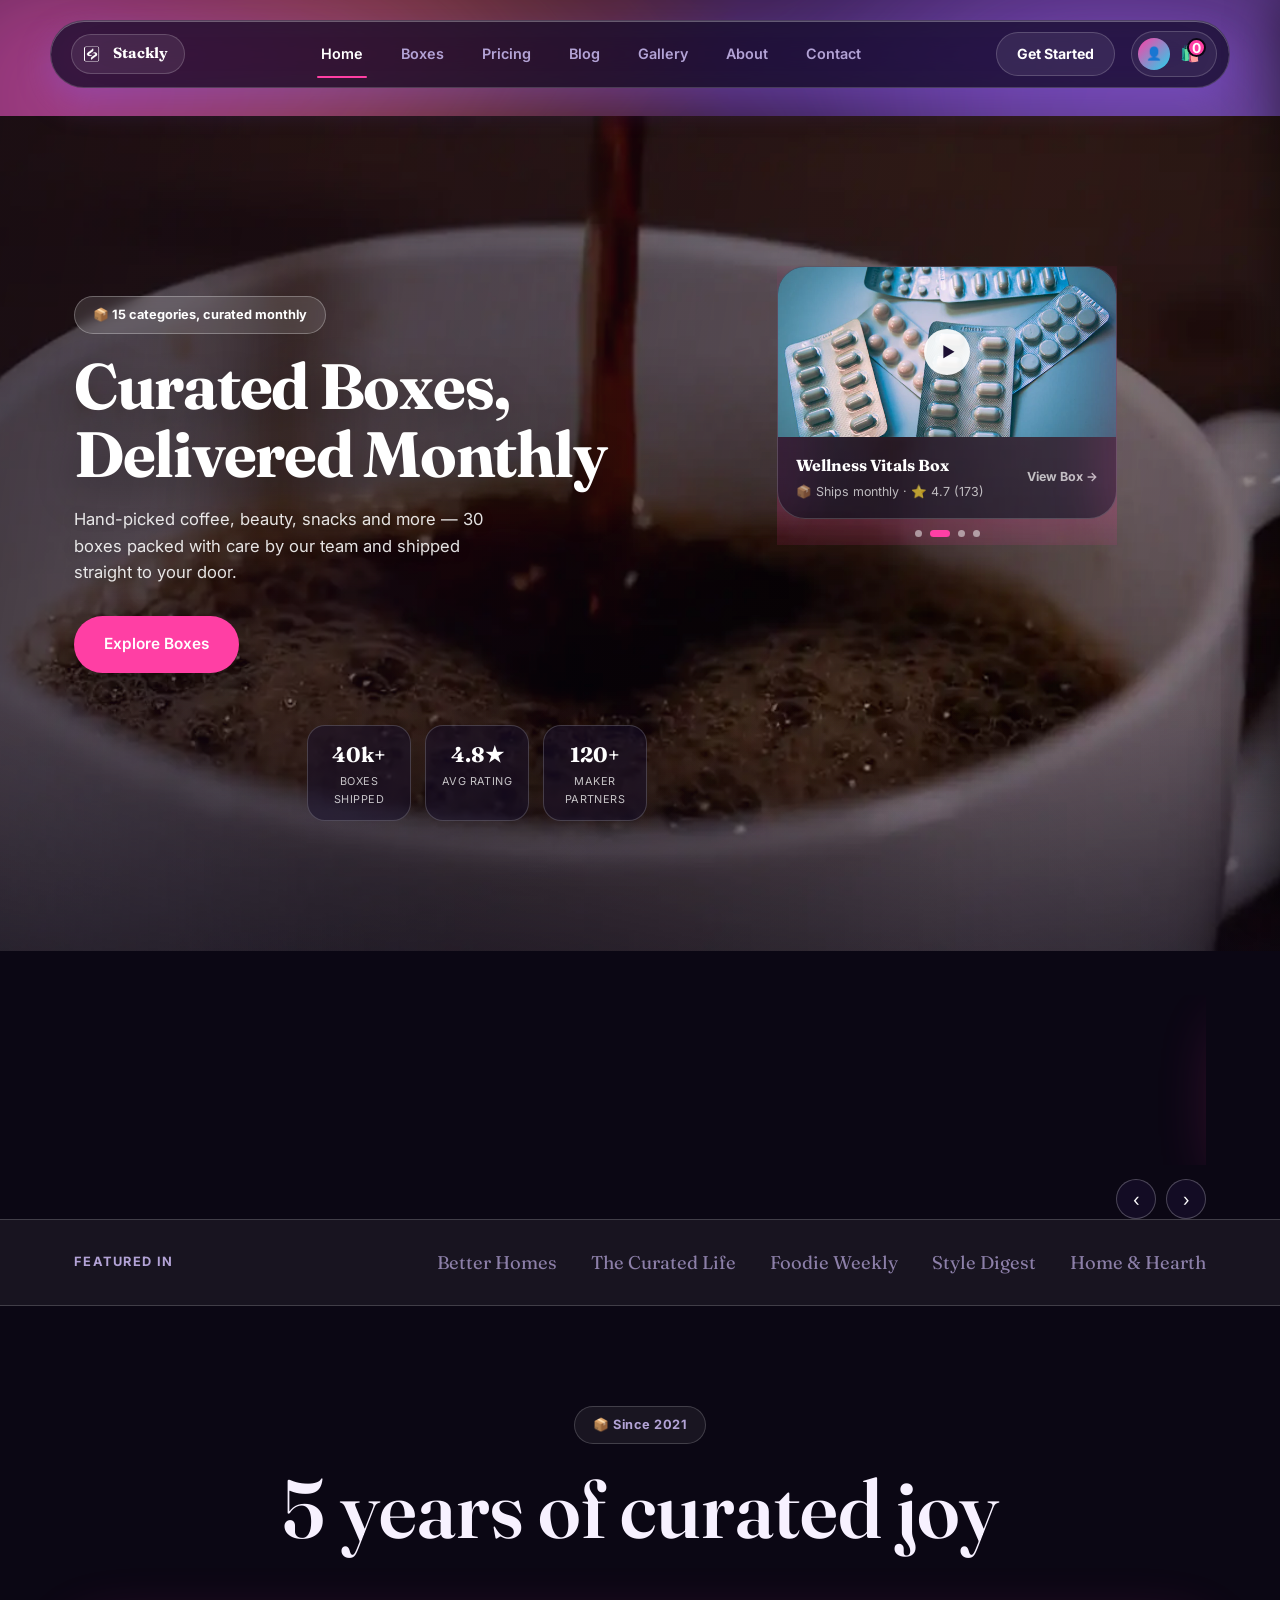
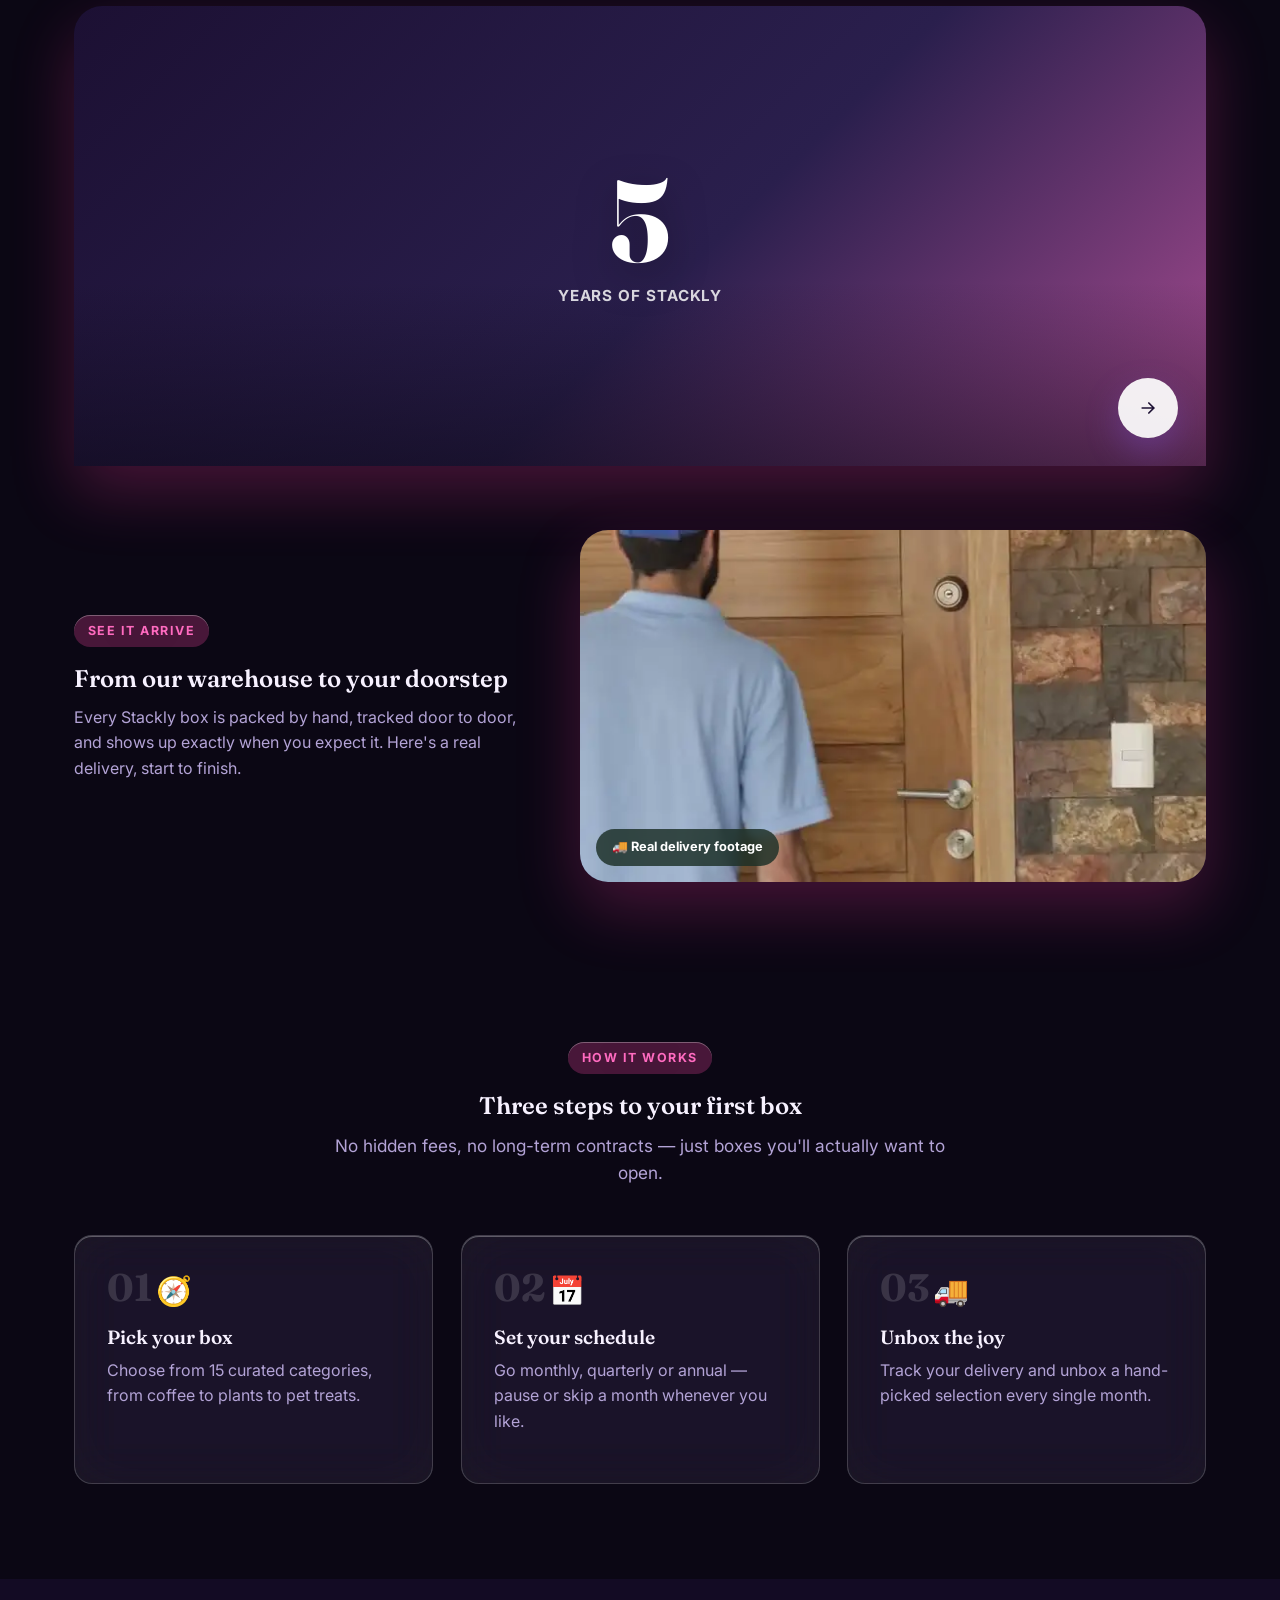
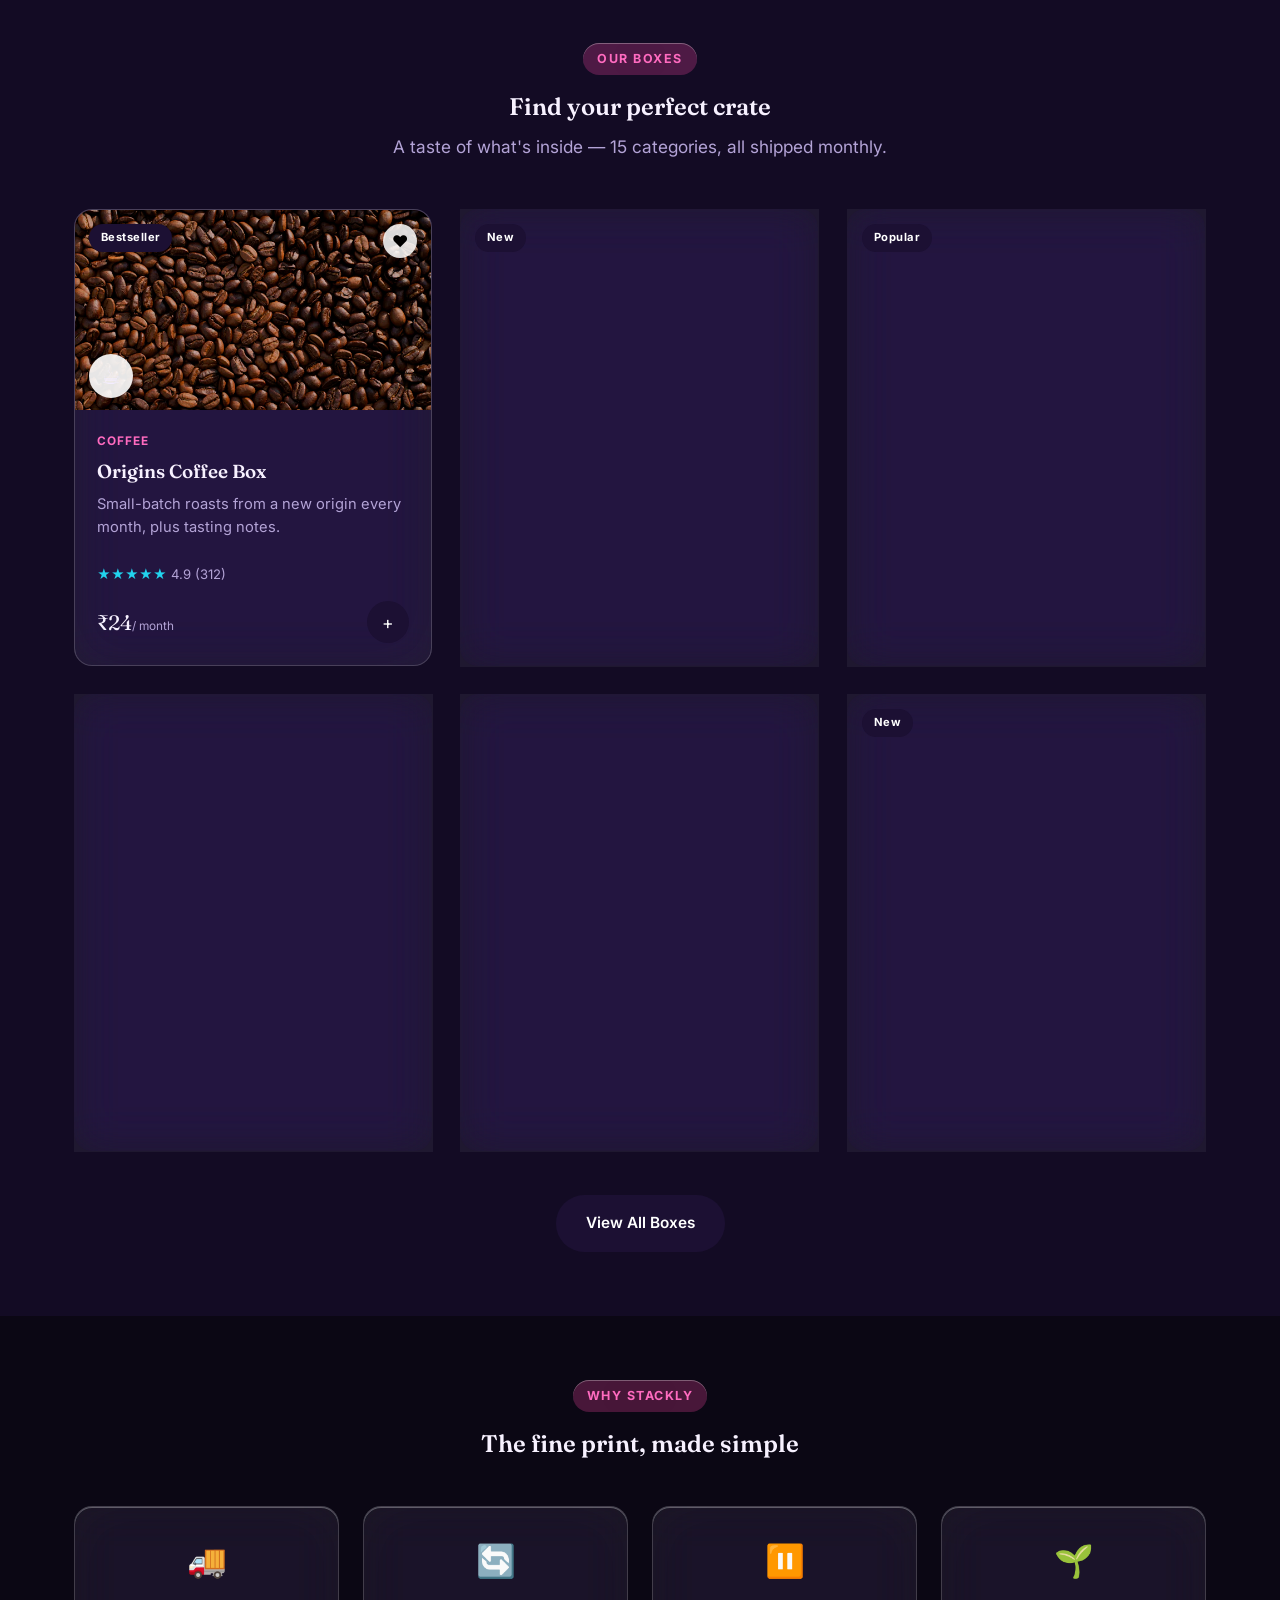
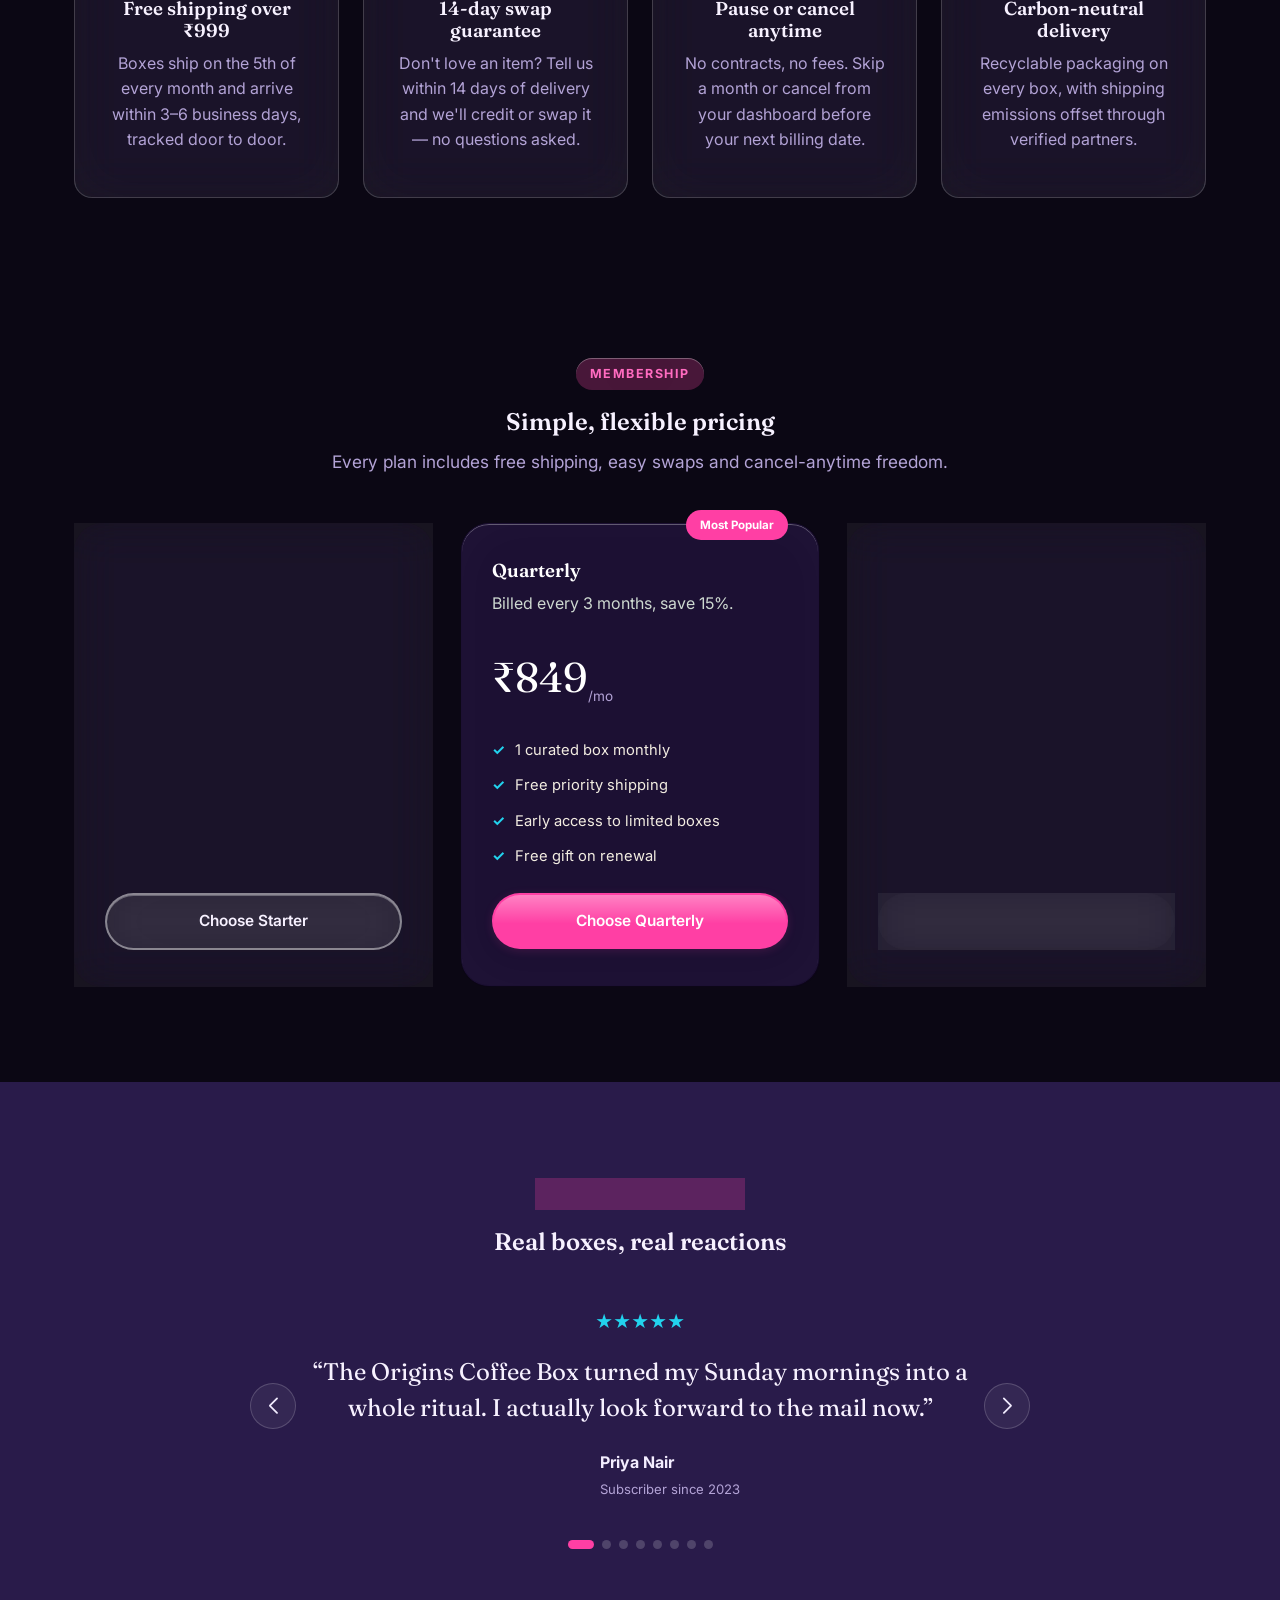
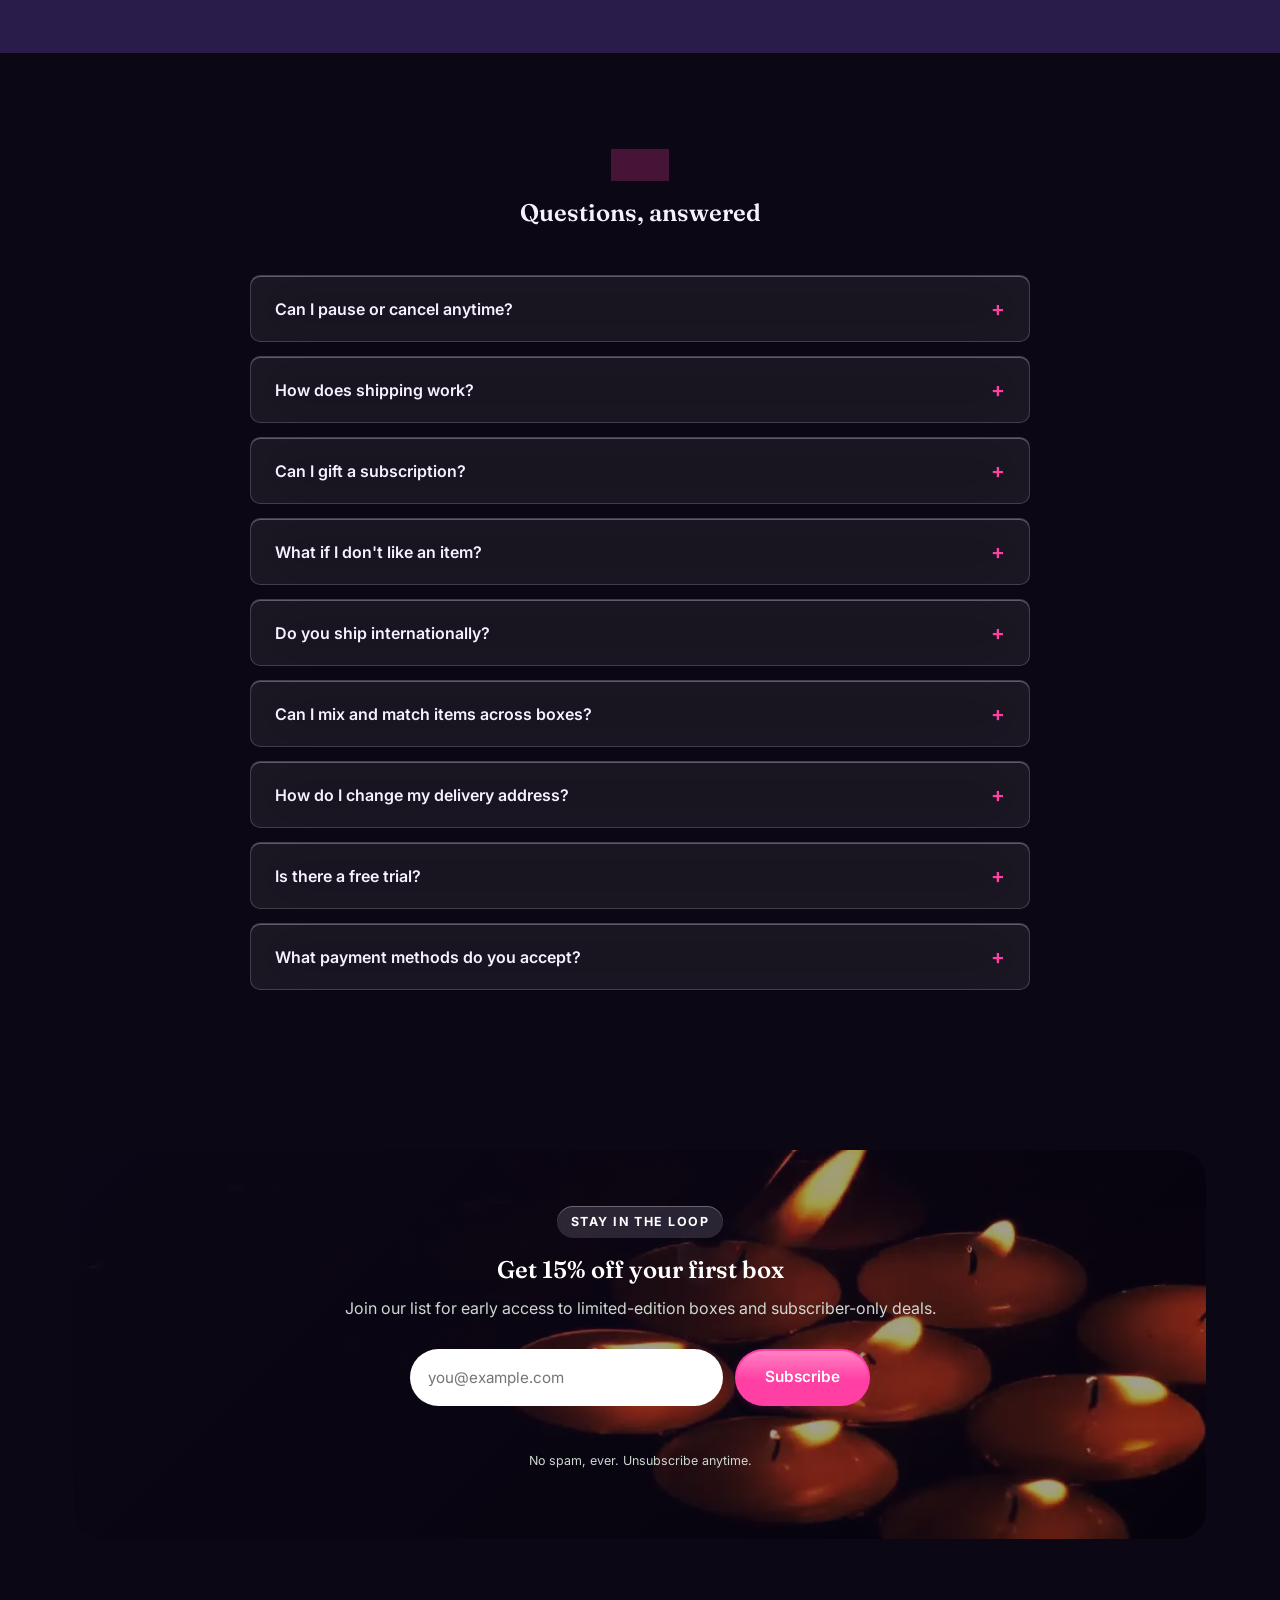
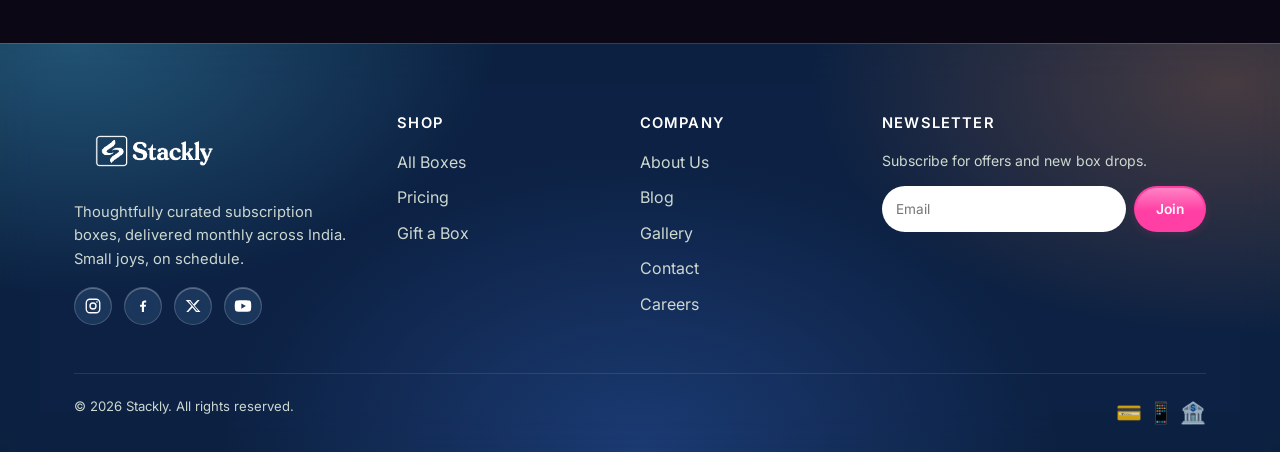
<file: index.html>
<!DOCTYPE html>
<html lang="en">
<head>
<meta charset="UTF-8">
<meta name="viewport" content="width=device-width, initial-scale=1.0">
<title>Stackly — Subscription Boxes You'll Actually Look Forward To</title>
<meta name="description" content="Stackly delivers hand-curated coffee, beauty, snack, book and pet subscription boxes to your door every month. Cancel anytime.">
<link rel="icon" type="image/webp" href="img/favicon-mark.webp">
<link rel="preconnect" href="https://fonts.googleapis.com">
<link href="https://fonts.googleapis.com/css2?family=Fraunces:ital,wght@0,500;0,600;0,700;1,500&family=Inter:wght@400;500;600;700;800&display=swap" rel="stylesheet">
<link rel="stylesheet" href="https://cdn.jsdelivr.net/npm/swiper@11/swiper-bundle.min.css">
<link rel="stylesheet" href="css/style.css">
<link rel="stylesheet" href="css/hero-holo.css">
<link rel="stylesheet" href="css/dashboard-v2.css">
<link rel="stylesheet" href="css/animations.css">
</head>
<body>

<div class="nd-blobs" aria-hidden="true"></div>
<div class="nd-blob-3" aria-hidden="true"></div>

<div class="nd-nav">
    <div class="nd-nav-top">
      <a href="index.html" class="nd-brand" aria-label="Stackly home">
        <img src="img/logo-mark.webp" alt="">
        <span>Stackly</span>
      </a>
      <div class="nd-top-right">
      <div class="nd-user">
        <a href="login.html" class="nd-avatar" aria-label="Login" style="text-decoration:none;">👤</a>
        <a href="#" data-cart-open class="nd-cart-link" aria-label="Open cart">🛍️<span class="cart-count">0</span></a>
      </div>
      <button class="nd-hamburger" aria-label="Menu" aria-expanded="false" aria-controls="nd-nav-links">
        <span></span><span></span><span></span>
      </button>
      </div>
    </div>
    <nav class="nd-nav-links">
      <a href="index.html" class="active">Home</a>
      <a href="boxes.html">Boxes</a>
      <a href="pricing.html">Pricing</a>
      <a href="blog.html">Blog</a>
      <a href="gallery.html">Gallery</a>
      <a href="about.html">About</a>
      <a href="contact.html">Contact</a>
    </nav>
      <a href="pricing.html" class="nd-feature-cta nd-cta-inline" style="padding:10px 20px; width:auto;">Get Started</a>
  </div>

<!-- HERO -->
<section class="hero-showcase">
  <div class="hs-bg-swiper swiper" id="hsBg" aria-hidden="true">
    <div class="swiper-wrapper">
      <div class="swiper-slide">
        <video class="hs-bg" autoplay muted loop playsinline preload="auto" poster="video/hero-bg-coffee-poster.webp">
          <source src="video/hero-bg-coffee.mp4" type="video/mp4">
        </video>
      </div>
      <div class="swiper-slide">
        <video class="hs-bg" muted loop playsinline preload="none" poster="video/hero-bg-tea-poster.webp">
          <source src="video/hero-bg-tea.mp4" type="video/mp4">
        </video>
      </div>
      <div class="swiper-slide">
        <video class="hs-bg" muted loop playsinline preload="none" poster="video/hero-bg-candle-poster.webp">
          <source src="video/hero-bg-candle.mp4" type="video/mp4">
        </video>
      </div>
      <div class="swiper-slide">
        <video class="hs-bg" muted loop playsinline preload="none" poster="video/hero-bg-books-poster.webp">
          <source src="video/hero-bg-books.mp4" type="video/mp4">
        </video>
      </div>
    </div>
  </div>
  <div class="hs-overlay" aria-hidden="true"></div>

  <div class="container hs-top">
    <div class="hs-copy">
      <p class="hs-eyebrow">📦 15 categories, curated monthly</p>
      <h1 class="hs-title">Curated Boxes,<br>Delivered Monthly</h1>
      <p class="hs-lead">Hand-picked coffee, beauty, snacks and more — 30 boxes packed with care by our team and shipped straight to your door.</p>
      <a href="boxes.html" class="btn hs-btn-primary">Explore Boxes</a>
    </div>

    <div class="hs-feature-swiper swiper reveal" id="hsFeature">
      <div class="swiper-wrapper" id="hsFeatureSlides"></div>
      <div class="swiper-pagination"></div>
    </div>

    <div class="hs-stats reveal">
      <div><strong>40k+</strong><span>Boxes shipped</span></div>
      <div><strong>4.8★</strong><span>Avg rating</span></div>
      <div><strong>120+</strong><span>Maker partners</span></div>
    </div>
  </div>
</section>

<!-- POPULAR BOXES STRIP -->
<section class="hs-strip-section">
  <div class="container hs-strip-wrap reveal">
    <div class="hs-strip-swiper swiper" id="hsStrip">
      <div class="swiper-wrapper" id="hsStripSlides"></div>
    </div>
    <div class="hs-strip-nav">
      <button class="hs-strip-prev" aria-label="Previous boxes">‹</button>
      <button class="hs-strip-next" aria-label="Next boxes">›</button>
    </div>
  </div>
</section>

<div class="brand-strip">
  <div class="container">
    <span class="label">Featured in</span>
    <div class="brand-row"><span>Better Homes</span><span>The Curated Life</span><span>Foodie Weekly</span><span>Style Digest</span><span>Home &amp; Hearth</span></div>
  </div>
</div>

<!-- MILESTONE STATEMENT -->
<section class="milestone">
  <div class="container">
    <span class="milestone-eyebrow reveal is-visible">📦 Since 2021</span>
    <h2 class="milestone-title reveal is-visible">5 years of curated joy</h2>
    <div class="milestone-visual reveal is-visible">
      <div class="milestone-visual-bg" role="img" aria-label="Celebrating five years of Stackly, with confetti">
        <span class="confetti-piece c1"></span>
        <span class="confetti-piece c2"></span>
        <span class="confetti-piece c3"></span>
        <span class="confetti-piece c4"></span>
        <span class="confetti-piece c5"></span>
        <span class="confetti-piece c6"></span>
        <span class="confetti-piece c7"></span>
        <span class="confetti-piece c8"></span>
        <span class="confetti-piece c9"></span>
        <span class="confetti-piece c10"></span>
        <span class="confetti-piece c11"></span>
        <span class="confetti-piece c12"></span>
        <div class="milestone-visual-stat">
          <strong>5</strong>
          <span>years of Stackly</span>
        </div>
      </div>
      <a href="about.html" class="milestone-fab" aria-label="Read our story">
        <svg viewBox="0 0 24 24" fill="none" stroke="currentColor" stroke-width="2" stroke-linecap="round"><path d="M5 12h14M13 6l6 6-6 6"/></svg>
      </a>
    </div>
  </div>
</section>

<!-- SEE IT ARRIVE (video) -->
<section class="section-tight video-section">
  <div class="container video-wrap">
    <div class="video-copy reveal">
      <span class="eyebrow">See it arrive</span>
      <h2>From our warehouse to your doorstep</h2>
      <p class="text-muted">Every Stackly box is packed by hand, tracked door to door, and shows up exactly when you expect it. Here's a real delivery, start to finish.</p>
    </div>
    <div class="video-frame reveal">
      <video class="hero-video" poster="video/hero-video-poster.webp" autoplay muted loop playsinline preload="metadata">
        <source src="video/doorstep-delivery.mp4" type="video/mp4">
      </video>
      <span class="video-badge">🚚 Real delivery footage</span>
    </div>
  </div>
</section>

<!-- HOW IT WORKS -->
<section>
  <div class="container">
    <div class="section-head center reveal">
      <span class="eyebrow">How it works</span>
      <h2>Three steps to your first box</h2>
      <p>No hidden fees, no long-term contracts — just boxes you'll actually want to open.</p>
    </div>
    <div class="steps">
      <div class="step-card reveal">
        <span class="step-num">01</span>
        <div class="icon">🧭</div>
        <h3>Pick your box</h3>
        <p class="text-muted">Choose from 15 curated categories, from coffee to plants to pet treats.</p>
      </div>
      <div class="step-card reveal">
        <span class="step-num">02</span>
        <div class="icon">📅</div>
        <h3>Set your schedule</h3>
        <p class="text-muted">Go monthly, quarterly or annual — pause or skip a month whenever you like.</p>
      </div>
      <div class="step-card reveal">
        <span class="step-num">03</span>
        <div class="icon">🚚</div>
        <h3>Unbox the joy</h3>
        <p class="text-muted">Track your delivery and unbox a hand-picked selection every single month.</p>
      </div>
    </div>
  </div>
</section>

<!-- FEATURED BOXES -->
<section class="section-tight" style="background: var(--cream-2);">
  <div class="container">
    <div class="section-head center reveal">
      <span class="eyebrow">Our boxes</span>
      <h2>Find your perfect crate</h2>
      <p>A taste of what's inside — 15 categories, all shipped monthly.</p>
    </div>
    <div class="box-grid" id="boxGrid"></div>
    <div style="text-align:center; margin-top:44px;">
      <a href="boxes.html" class="btn btn-dark">View All Boxes</a>
    </div>
  </div>
</section>

<!-- TRUST / INFO STRIP -->
<section class="section-tight">
  <div class="container">
    <div class="section-head center reveal">
      <span class="eyebrow">Why Stackly</span>
      <h2>The fine print, made simple</h2>
    </div>
    <div class="value-grid trust-grid">
      <div class="info-card reveal">
        <div class="icon">🚚</div>
        <h3>Free shipping over ₹999</h3>
        <p class="text-muted">Boxes ship on the 5th of every month and arrive within 3–6 business days, tracked door to door.</p>
      </div>
      <div class="info-card reveal">
        <div class="icon">🔄</div>
        <h3>14-day swap guarantee</h3>
        <p class="text-muted">Don't love an item? Tell us within 14 days of delivery and we'll credit or swap it — no questions asked.</p>
      </div>
      <div class="info-card reveal">
        <div class="icon">⏸️</div>
        <h3>Pause or cancel anytime</h3>
        <p class="text-muted">No contracts, no fees. Skip a month or cancel from your dashboard before your next billing date.</p>
      </div>
      <div class="info-card reveal">
        <div class="icon">🌱</div>
        <h3>Carbon-neutral delivery</h3>
        <p class="text-muted">Recyclable packaging on every box, with shipping emissions offset through verified partners.</p>
      </div>
    </div>
  </div>
</section>

<!-- PRICING PREVIEW -->
<section>
  <div class="container">
    <div class="section-head center reveal">
      <span class="eyebrow">Membership</span>
      <h2>Simple, flexible pricing</h2>
      <p>Every plan includes free shipping, easy swaps and cancel-anytime freedom.</p>
    </div>
    <div class="plans-grid">
      <div class="plan-card reveal">
        <h3>Starter</h3>
        <p class="text-muted">One box, one month at a time.</p>
        <div class="plan-price">₹999<sub>/mo</sub></div>
        <ul class="plan-features">
          <li>1 curated box monthly</li>
          <li>Free standard shipping</li>
          <li>Cancel anytime</li>
        </ul>
        <a href="pricing.html" class="btn btn-outline btn-block">Choose Starter</a>
      </div>
      <div class="plan-card featured reveal">
        <span class="plan-badge">Most Popular</span>
        <h3>Quarterly</h3>
        <p class="text-muted">Billed every 3 months, save 15%.</p>
        <div class="plan-price">₹849<sub>/mo</sub></div>
        <ul class="plan-features">
          <li>1 curated box monthly</li>
          <li>Free priority shipping</li>
          <li>Early access to limited boxes</li>
          <li>Free gift on renewal</li>
        </ul>
        <a href="pricing.html" class="btn btn-primary btn-block">Choose Quarterly</a>
      </div>
      <div class="plan-card reveal">
        <h3>Annual</h3>
        <p class="text-muted">Billed yearly, save 25%.</p>
        <div class="plan-price">₹749<sub>/mo</sub></div>
        <ul class="plan-features">
          <li>1 curated box monthly</li>
          <li>Free priority shipping</li>
          <li>2 free bonus boxes / year</li>
        </ul>
        <a href="pricing.html" class="btn btn-outline btn-block">Choose Annual</a>
      </div>
    </div>
  </div>
</section>

<!-- TESTIMONIALS -->
<section style="background: var(--forest-light);">
  <div class="container">
    <div class="section-head center reveal">
      <span class="eyebrow">Loved by subscribers</span>
      <h2>Real boxes, real reactions</h2>
    </div>
    <div class="testi-swiper swiper reveal" id="testimonials">
      <div class="swiper-wrapper" id="testiSlides"></div>
      <div class="swiper-pagination"></div>
      <div class="swiper-button-prev"></div>
      <div class="swiper-button-next"></div>
    </div>
  </div>
</section>

<!-- FAQ -->
<section>
  <div class="container">
    <div class="section-head center reveal">
      <span class="eyebrow">FAQ</span>
      <h2>Questions, answered</h2>
    </div>
    <div class="faq-list reveal" id="faqList"></div>
  </div>
</section>

<!-- NEWSLETTER CTA -->
<section class="section-tight">
  <div class="container">
    <div class="cta-band cta-video-band reveal">
      <video class="cta-bg" autoplay muted loop playsinline preload="none" poster="video/hero-bg-candle-poster.webp">
        <source src="video/hero-bg-candle.mp4" type="video/mp4">
      </video>
      <div class="cta-overlay" aria-hidden="true"></div>
      <span class="eyebrow" style="background: rgba(255,255,255,.12); color:#fff;">Stay in the loop</span>
      <h2>Get 15% off your first box</h2>
      <p style="color:#cdd8d0;">Join our list for early access to limited-edition boxes and subscriber-only deals.</p>
      <form class="cta-form newsletter-form">
        <input type="email" placeholder="you@example.com" required aria-label="Email address">
        <a href="404.html" class="btn btn-primary">Subscribe</a>
      </form>
      <p class="form-msg"></p>
      <p class="form-note">No spam, ever. Unsubscribe anytime.</p>
    </div>
  </div>
</section>

<footer class="site-footer">
  <div class="container">
    <div class="footer-grid">
      <div class="footer-about">
        <a href="index.html" class="logo"><img src="img/logo.webp" alt="Stackly" class="logo-img"></a>
        <p>Thoughtfully curated subscription boxes, delivered monthly across India. Small joys, on schedule.</p>
        <div class="footer-social">
          <a href="404.html" aria-label="Instagram"><svg viewBox="0 0 24 24" width="18" height="18" fill="none" stroke="currentColor" stroke-width="1.8"><rect x="3" y="3" width="18" height="18" rx="5"/><circle cx="12" cy="12" r="4"/><circle cx="17.3" cy="6.7" r="1.1" fill="currentColor" stroke="none"/></svg></a>
          <a href="404.html" aria-label="Facebook"><svg viewBox="0 0 24 24" width="16" height="16" fill="currentColor"><path d="M13.5 21v-7.8h2.6l.4-3.1h-3V8.1c0-.9.2-1.5 1.6-1.5h1.7V3.8C16.5 3.7 15.5 3.6 14.4 3.6c-2.4 0-4.1 1.5-4.1 4.2v2.3H7.6v3.1h2.7V21h3.2z"/></svg></a>
          <a href="404.html" aria-label="Twitter"><svg viewBox="0 0 24 24" width="16" height="16" fill="currentColor"><path d="M18.9 3H22l-7.4 8.5L23.3 21h-6.8l-5.3-6.9L5 21H1.9l7.9-9L1 3h7l4.8 6.3L18.9 3zm-1.2 16h1.9L7.4 5H5.4l12.3 14z"/></svg></a>
          <a href="404.html" aria-label="YouTube"><svg viewBox="0 0 24 24" width="18" height="18" fill="currentColor"><path d="M23 12s0-3.6-.5-5.3c-.3-1-1-1.8-2-2C18.9 4.2 12 4.2 12 4.2s-6.9 0-8.5.5c-1 .2-1.8 1-2 2C1 8.4 1 12 1 12s0 3.6.5 5.3c.3 1 1 1.7 2 2 1.6.5 8.5.5 8.5.5s6.9 0 8.5-.5c1-.3 1.7-1 2-2 .5-1.7.5-5.3.5-5.3zM9.8 15.5V8.5L15.8 12l-6 3.5z"/></svg></a>
        </div>
      </div>
      <div>
        <h4>Shop</h4>
        <ul>
          <li><a href="boxes.html">All Boxes</a></li>
          <li><a href="pricing.html">Pricing</a></li>
          <li><a href="boxes.html">Gift a Box</a></li>
        </ul>
      </div>
      <div>
        <h4>Company</h4>
        <ul>
          <li><a href="about.html">About Us</a></li>
          <li><a href="blog.html">Blog</a></li>
          <li><a href="gallery.html">Gallery</a></li>
          <li><a href="contact.html">Contact</a></li>
          <li><a href="#">Careers</a></li>
        </ul>
      </div>
      <div>
        <h4>Newsletter</h4>
        <p style="font-size:.88rem;">Subscribe for offers and new box drops.</p>
        <form class="newsletter-form" style="display:flex; gap:8px;">
          <input type="email" placeholder="Email" required style="flex:1; padding:10px 14px; border-radius:999px; border:none; font-size:.85rem;">
          <a href="404.html" class="btn btn-primary btn-sm">Join</a>
        </form>
        <p class="form-msg" style="font-size:.78rem;"></p>
      </div>
    </div>
    <div class="footer-bottom">
      <span>© <span class="year"></span> Stackly. All rights reserved.</span>
      <span class="payments">💳 📱 🏦</span>
    </div>
  </div>
</footer>

<div class="toast-stack"></div>
<div class="overlay" id="overlay"></div>
<aside class="cart-drawer" id="cartDrawer">
  <div class="cart-head">
    <h3>Your Box</h3>
    <button class="cart-close" id="cartClose" aria-label="Close cart">✕</button>
  </div>
  <div class="cart-items" id="cartItems"></div>
  <div class="cart-foot">
    <div class="cart-total"><span>Estimated total</span><span id="cartTotal">₹0 / mo</span></div>
    <button class="btn btn-primary btn-block" id="checkoutBtn">Checkout</button>
  </div>
</aside>
<button class="back-to-top" aria-label="Back to top">↑</button>

<script src="https://cdn.jsdelivr.net/npm/swiper@11/swiper-bundle.min.js"></script>
<script src="js/main.js"></script>
</body>
</html>
</file>
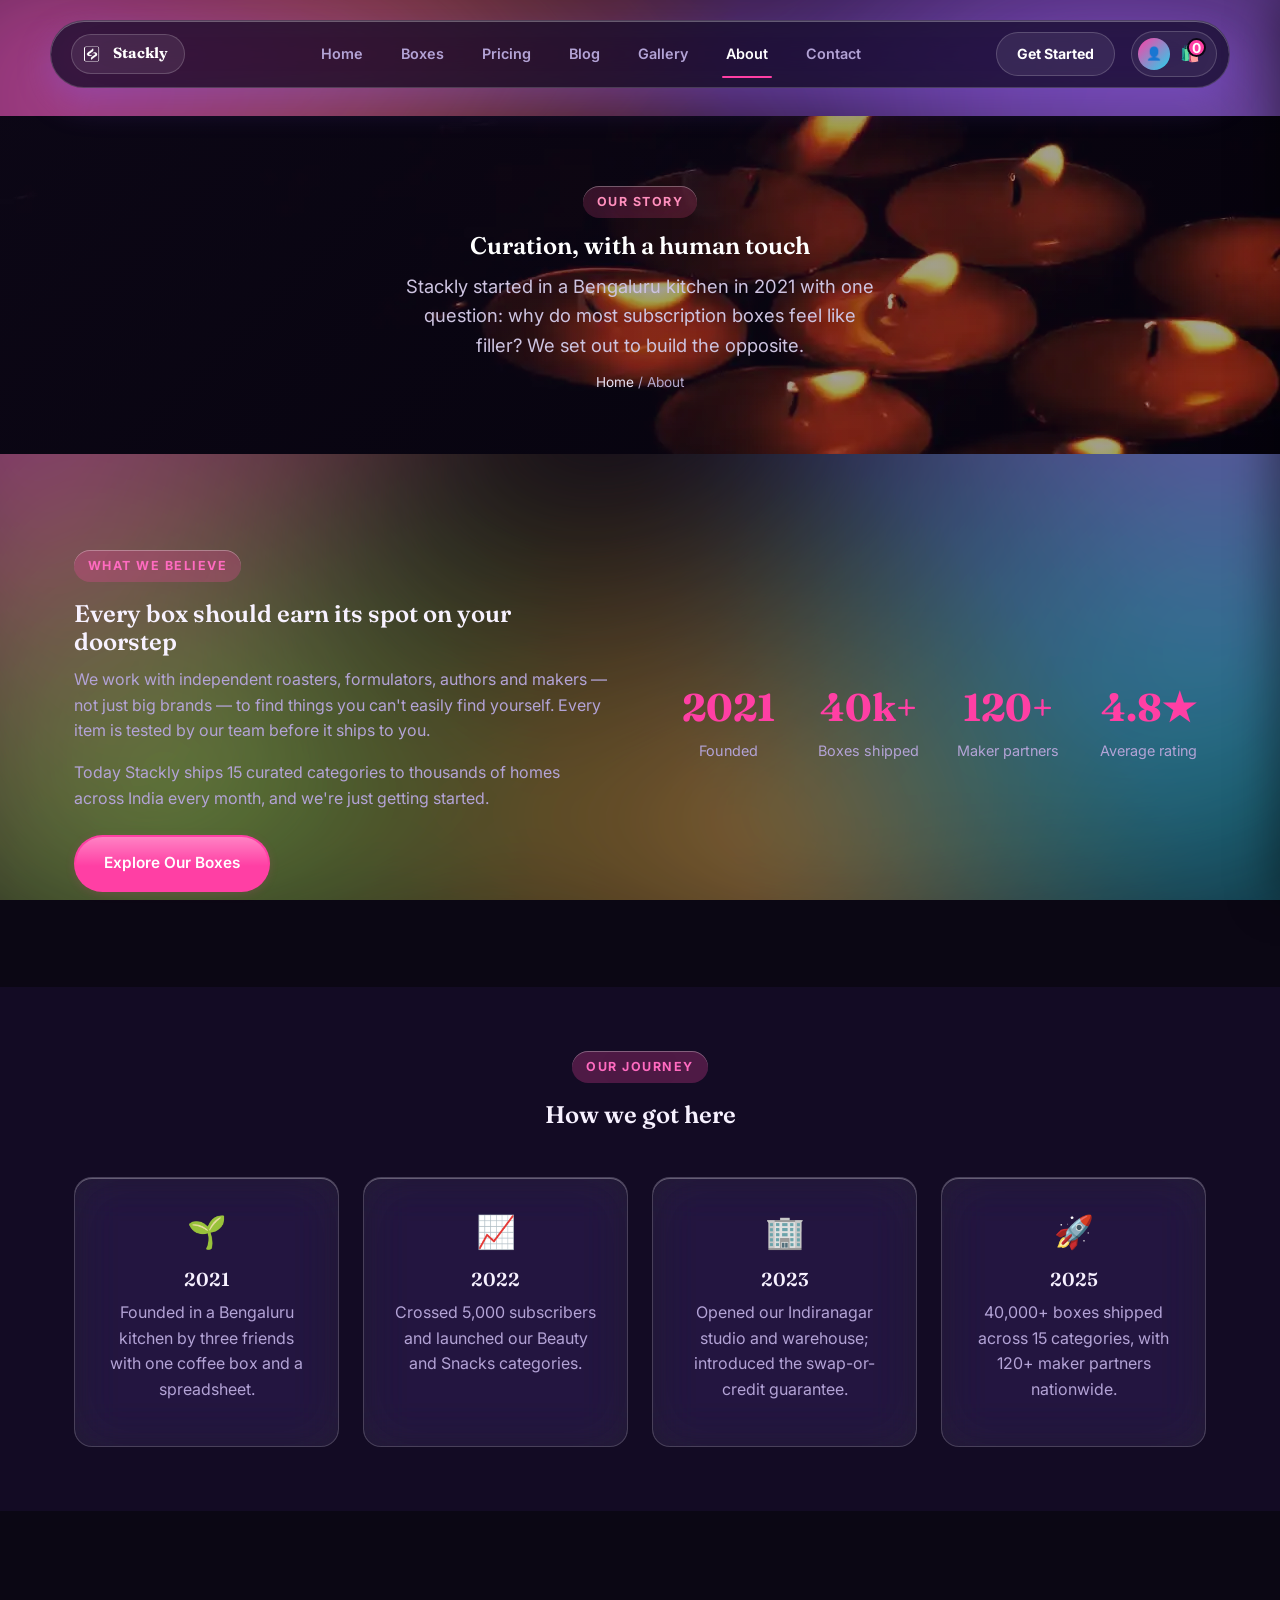
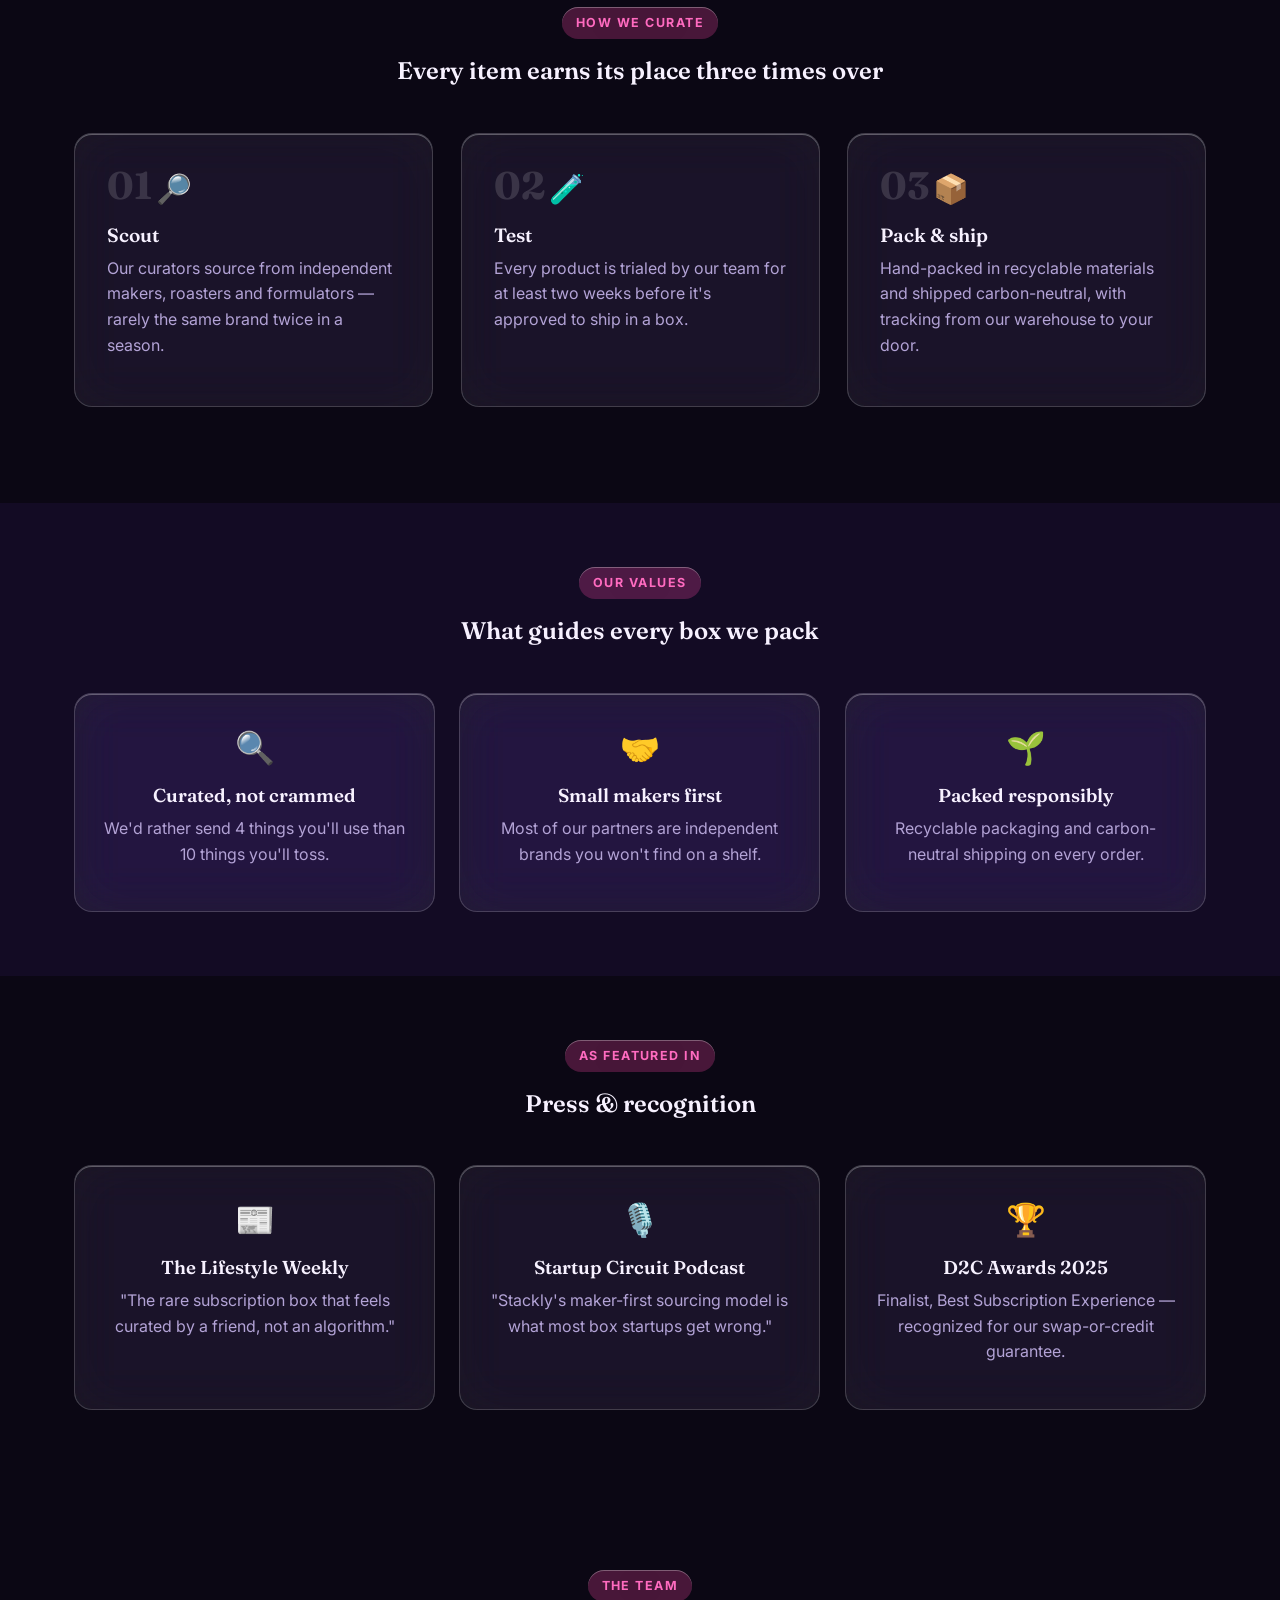
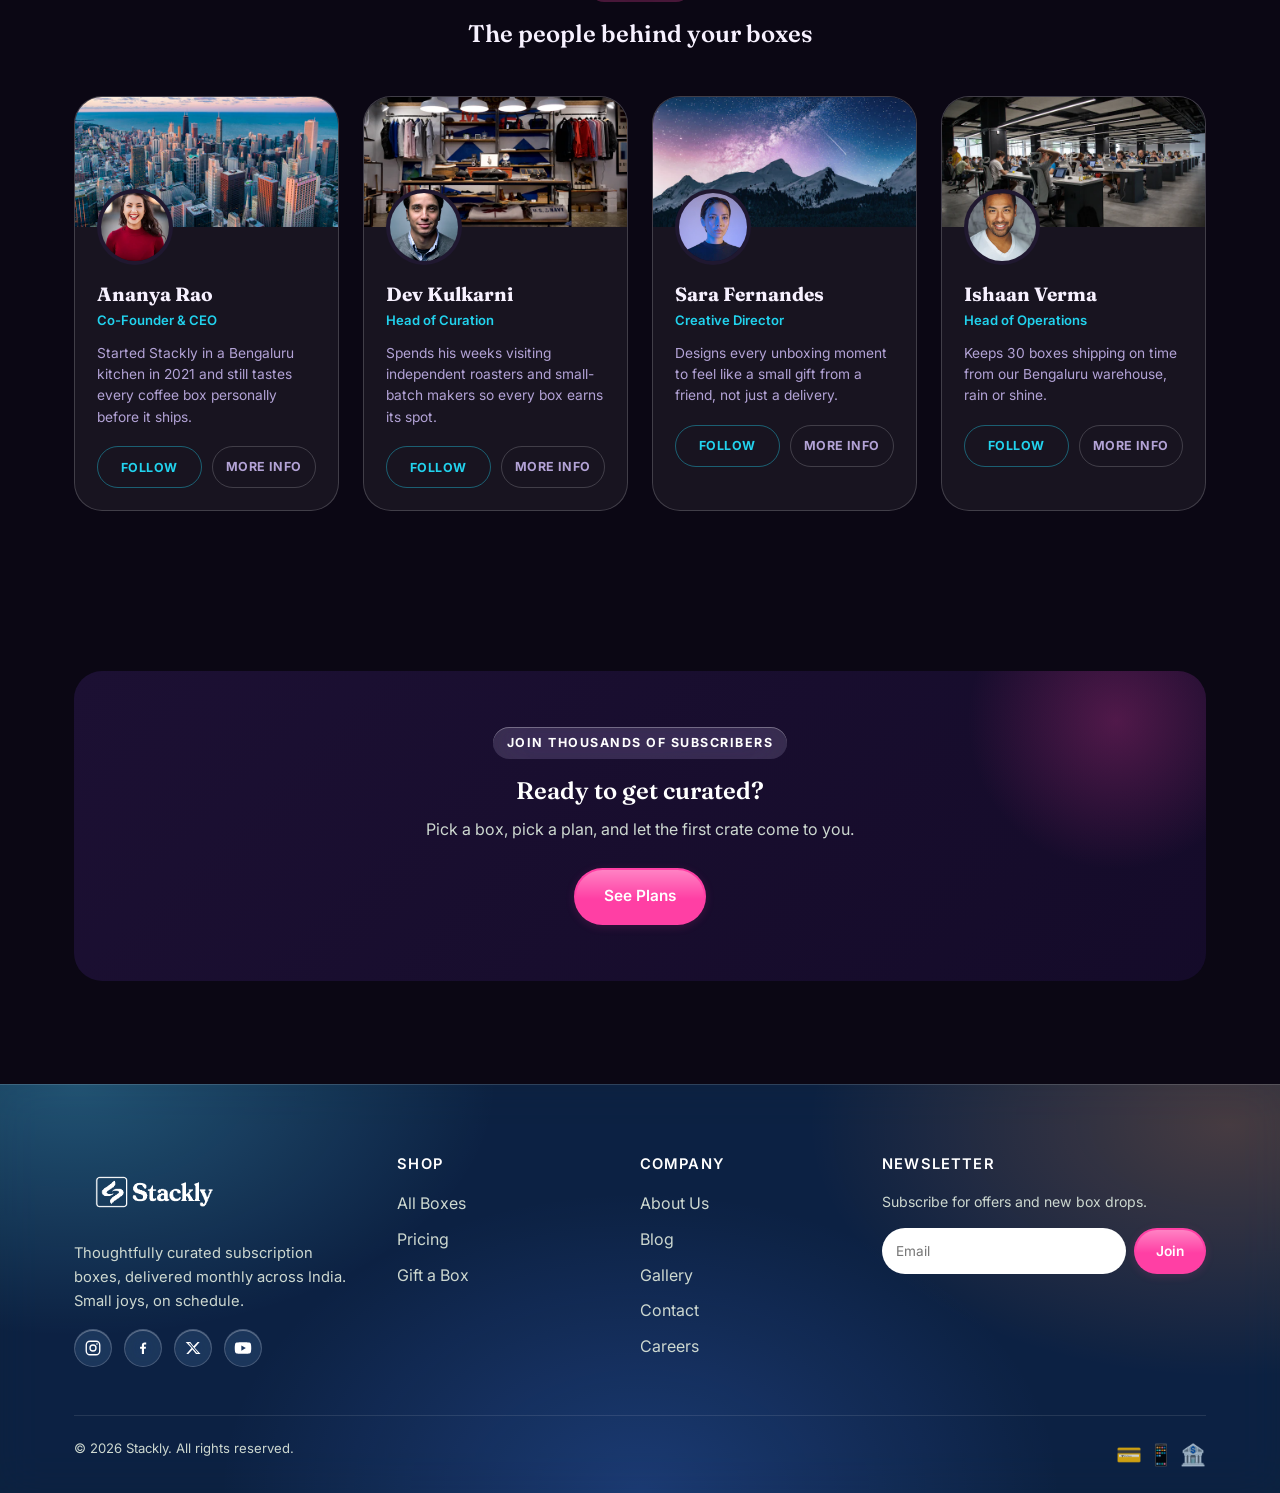
<file: about.html>
<!DOCTYPE html>
<html lang="en">
<head>
<meta charset="UTF-8">
<meta name="viewport" content="width=device-width, initial-scale=1.0">
<title>About Us — Stackly</title>
<meta name="description" content="Meet the team behind Stackly and learn how we curate subscription boxes people actually love opening.">
<link rel="icon" type="image/webp" href="img/favicon-mark.webp">
<link rel="preconnect" href="https://fonts.googleapis.com">
<link href="https://fonts.googleapis.com/css2?family=Fraunces:ital,wght@0,500;0,600;0,700;1,500&family=Inter:wght@400;500;600;700;800&display=swap" rel="stylesheet">
<link rel="stylesheet" href="css/style.css">
<link rel="stylesheet" href="css/dashboard-v2.css">
<link rel="stylesheet" href="css/animations.css">
</head>
<body>

<div class="nd-blobs" aria-hidden="true"></div>
<div class="nd-blob-3" aria-hidden="true"></div>

<div class="nd-nav">
    <div class="nd-nav-top">
      <a href="index.html" class="nd-brand" aria-label="Stackly home">
        <img src="img/logo-mark.webp" alt="">
        <span>Stackly</span>
      </a>
      <div class="nd-top-right">
      <div class="nd-user">
        <a href="login.html" class="nd-avatar" aria-label="Login" style="text-decoration:none;">👤</a>
        <a href="#" data-cart-open class="nd-cart-link" aria-label="Open cart">🛍️<span class="cart-count">0</span></a>
      </div>
      <button class="nd-hamburger" aria-label="Menu" aria-expanded="false" aria-controls="nd-nav-links">
        <span></span><span></span><span></span>
      </button>
      </div>
    </div>
    <nav class="nd-nav-links">
      <a href="index.html">Home</a>
      <a href="boxes.html">Boxes</a>
      <a href="pricing.html">Pricing</a>
      <a href="blog.html">Blog</a>
      <a href="gallery.html">Gallery</a>
      <a href="about.html" class="active">About</a>
      <a href="contact.html">Contact</a>
    </nav>
      <a href="pricing.html" class="nd-feature-cta nd-cta-inline" style="padding:10px 20px; width:auto;">Get Started</a>
  </div>

<section class="page-hero page-hero-video">
  <video class="page-hero-bg" autoplay muted loop playsinline preload="auto" poster="video/hero-bg-candle-poster.webp">
    <source src="video/hero-bg-candle.mp4" type="video/mp4">
  </video>
  <div class="page-hero-overlay" aria-hidden="true"></div>
  <div class="container">
    <span class="eyebrow">Our story</span>
    <h1>Curation, with a human touch</h1>
    <p class="hero-lead" style="margin:0 auto;">Stackly started in a Bengaluru kitchen in 2021 with one question: why do most subscription boxes feel like filler? We set out to build the opposite.</p>
    <div class="breadcrumb"><a href="index.html">Home</a> / About</div>
  </div>
</section>

<section>
  <div class="container two-col">
    <div class="reveal">
      <span class="eyebrow">What we believe</span>
      <h2>Every box should earn its spot on your doorstep</h2>
      <p class="text-muted">We work with independent roasters, formulators, authors and makers — not just big brands — to find things you can't easily find yourself. Every item is tested by our team before it ships to you.</p>
      <p class="text-muted">Today Stackly ships 15 curated categories to thousands of homes across India every month, and we're just getting started.</p>
      <a href="boxes.html" class="btn btn-primary" style="margin-top:8px;">Explore Our Boxes</a>
    </div>
    <div class="reveal">
      <div class="stat-grid">
        <div><strong>2021</strong><span>Founded</span></div>
        <div><strong>40k+</strong><span>Boxes shipped</span></div>
        <div><strong>120+</strong><span>Maker partners</span></div>
        <div><strong>4.8★</strong><span>Average rating</span></div>
      </div>
    </div>
  </div>
</section>

<section class="section-tight" style="background: var(--cream-2);">
  <div class="container">
    <div class="section-head center reveal">
      <span class="eyebrow">Our journey</span>
      <h2>How we got here</h2>
    </div>
    <div class="value-grid trust-grid">
      <div class="info-card reveal">
        <div class="icon">🌱</div>
        <h3>2021</h3>
        <p class="text-muted">Founded in a Bengaluru kitchen by three friends with one coffee box and a spreadsheet.</p>
      </div>
      <div class="info-card reveal">
        <div class="icon">📈</div>
        <h3>2022</h3>
        <p class="text-muted">Crossed 5,000 subscribers and launched our Beauty and Snacks categories.</p>
      </div>
      <div class="info-card reveal">
        <div class="icon">🏢</div>
        <h3>2023</h3>
        <p class="text-muted">Opened our Indiranagar studio and warehouse; introduced the swap-or-credit guarantee.</p>
      </div>
      <div class="info-card reveal">
        <div class="icon">🚀</div>
        <h3>2025</h3>
        <p class="text-muted">40,000+ boxes shipped across 15 categories, with 120+ maker partners nationwide.</p>
      </div>
    </div>
  </div>
</section>

<section>
  <div class="container">
    <div class="section-head center reveal">
      <span class="eyebrow">How we curate</span>
      <h2>Every item earns its place three times over</h2>
    </div>
    <div class="steps">
      <div class="step-card reveal">
        <span class="step-num">01</span>
        <div class="icon">🔎</div>
        <h3>Scout</h3>
        <p class="text-muted">Our curators source from independent makers, roasters and formulators — rarely the same brand twice in a season.</p>
      </div>
      <div class="step-card reveal">
        <span class="step-num">02</span>
        <div class="icon">🧪</div>
        <h3>Test</h3>
        <p class="text-muted">Every product is trialed by our team for at least two weeks before it's approved to ship in a box.</p>
      </div>
      <div class="step-card reveal">
        <span class="step-num">03</span>
        <div class="icon">📦</div>
        <h3>Pack &amp; ship</h3>
        <p class="text-muted">Hand-packed in recyclable materials and shipped carbon-neutral, with tracking from our warehouse to your door.</p>
      </div>
    </div>
  </div>
</section>

<section class="section-tight" style="background: var(--cream-2);">
  <div class="container">
    <div class="section-head center reveal">
      <span class="eyebrow">Our values</span>
      <h2>What guides every box we pack</h2>
    </div>
    <div class="value-grid">
      <div class="info-card reveal">
        <div class="icon">🔍</div>
        <h3>Curated, not crammed</h3>
        <p class="text-muted">We'd rather send 4 things you'll use than 10 things you'll toss.</p>
      </div>
      <div class="info-card reveal">
        <div class="icon">🤝</div>
        <h3>Small makers first</h3>
        <p class="text-muted">Most of our partners are independent brands you won't find on a shelf.</p>
      </div>
      <div class="info-card reveal">
        <div class="icon">🌱</div>
        <h3>Packed responsibly</h3>
        <p class="text-muted">Recyclable packaging and carbon-neutral shipping on every order.</p>
      </div>
    </div>
  </div>
</section>

<section class="section-tight">
  <div class="container">
    <div class="section-head center reveal">
      <span class="eyebrow">As featured in</span>
      <h2>Press &amp; recognition</h2>
    </div>
    <div class="value-grid">
      <div class="info-card reveal">
        <div class="icon">📰</div>
        <h3>The Lifestyle Weekly</h3>
        <p class="text-muted">"The rare subscription box that feels curated by a friend, not an algorithm."</p>
      </div>
      <div class="info-card reveal">
        <div class="icon">🎙️</div>
        <h3>Startup Circuit Podcast</h3>
        <p class="text-muted">"Stackly's maker-first sourcing model is what most box startups get wrong."</p>
      </div>
      <div class="info-card reveal">
        <div class="icon">🏆</div>
        <h3>D2C Awards 2025</h3>
        <p class="text-muted">Finalist, Best Subscription Experience — recognized for our swap-or-credit guarantee.</p>
      </div>
    </div>
  </div>
</section>

<section>
  <div class="container">
    <div class="section-head center reveal">
      <span class="eyebrow">The team</span>
      <h2>The people behind your boxes</h2>
    </div>
    <div class="team-grid">
      <div class="team-card reveal">
        <div class="team-banner"><img src="img/team/ananya-banner.webp" alt="" loading="lazy"></div>
        <div class="team-avatar"><img src="img/team/ananya-avatar.webp" alt="Ananya Rao"></div>
        <div class="team-body">
          <strong>Ananya Rao</strong>
          <span class="team-role">Co-Founder &amp; CEO</span>
          <p class="team-bio">Started Stackly in a Bengaluru kitchen in 2021 and still tastes every coffee box personally before it ships.</p>
          <div class="team-actions">
            <button class="team-follow" data-follow>Follow</button>
            <a href="contact.html" class="team-more">More Info</a>
          </div>
        </div>
      </div>
      <div class="team-card reveal">
        <div class="team-banner"><img src="img/team/dev-banner.webp" alt="" loading="lazy"></div>
        <div class="team-avatar"><img src="img/team/dev-avatar.webp" alt="Dev Kulkarni"></div>
        <div class="team-body">
          <strong>Dev Kulkarni</strong>
          <span class="team-role">Head of Curation</span>
          <p class="team-bio">Spends his weeks visiting independent roasters and small-batch makers so every box earns its spot.</p>
          <div class="team-actions">
            <button class="team-follow" data-follow>Follow</button>
            <a href="contact.html" class="team-more">More Info</a>
          </div>
        </div>
      </div>
      <div class="team-card reveal">
        <div class="team-banner"><img src="img/team/sara-banner.webp" alt="" loading="lazy"></div>
        <div class="team-avatar"><img src="img/team/sara-avatar.webp" alt="Sara Fernandes"></div>
        <div class="team-body">
          <strong>Sara Fernandes</strong>
          <span class="team-role">Creative Director</span>
          <p class="team-bio">Designs every unboxing moment to feel like a small gift from a friend, not just a delivery.</p>
          <div class="team-actions">
            <button class="team-follow" data-follow>Follow</button>
            <a href="contact.html" class="team-more">More Info</a>
          </div>
        </div>
      </div>
      <div class="team-card reveal">
        <div class="team-banner"><img src="img/team/ishaan-banner.webp" alt="" loading="lazy"></div>
        <div class="team-avatar"><img src="img/team/ishaan-avatar.webp" alt="Ishaan Verma"></div>
        <div class="team-body">
          <strong>Ishaan Verma</strong>
          <span class="team-role">Head of Operations</span>
          <p class="team-bio">Keeps 30 boxes shipping on time from our Bengaluru warehouse, rain or shine.</p>
          <div class="team-actions">
            <button class="team-follow" data-follow>Follow</button>
            <a href="contact.html" class="team-more">More Info</a>
          </div>
        </div>
      </div>
    </div>
  </div>
</section>

<section class="section-tight">
  <div class="container">
    <div class="cta-band reveal">
      <span class="eyebrow" style="background: rgba(255,255,255,.12); color:#fff;">Join thousands of subscribers</span>
      <h2>Ready to get curated?</h2>
      <p style="color:#cdd8d0;">Pick a box, pick a plan, and let the first crate come to you.</p>
      <a href="pricing.html" class="btn btn-primary" style="margin-top:10px;">See Plans</a>
    </div>
  </div>
</section>

<footer class="site-footer">
  <div class="container">
    <div class="footer-grid">
      <div class="footer-about">
        <a href="index.html" class="logo"><img src="img/logo.webp" alt="Stackly" class="logo-img"></a>
        <p>Thoughtfully curated subscription boxes, delivered monthly across India. Small joys, on schedule.</p>
        <div class="footer-social">
          <a href="404.html" aria-label="Instagram"><svg viewBox="0 0 24 24" width="18" height="18" fill="none" stroke="currentColor" stroke-width="1.8"><rect x="3" y="3" width="18" height="18" rx="5"/><circle cx="12" cy="12" r="4"/><circle cx="17.3" cy="6.7" r="1.1" fill="currentColor" stroke="none"/></svg></a>
          <a href="404.html" aria-label="Facebook"><svg viewBox="0 0 24 24" width="16" height="16" fill="currentColor"><path d="M13.5 21v-7.8h2.6l.4-3.1h-3V8.1c0-.9.2-1.5 1.6-1.5h1.7V3.8C16.5 3.7 15.5 3.6 14.4 3.6c-2.4 0-4.1 1.5-4.1 4.2v2.3H7.6v3.1h2.7V21h3.2z"/></svg></a>
          <a href="404.html" aria-label="Twitter"><svg viewBox="0 0 24 24" width="16" height="16" fill="currentColor"><path d="M18.9 3H22l-7.4 8.5L23.3 21h-6.8l-5.3-6.9L5 21H1.9l7.9-9L1 3h7l4.8 6.3L18.9 3zm-1.2 16h1.9L7.4 5H5.4l12.3 14z"/></svg></a>
          <a href="404.html" aria-label="YouTube"><svg viewBox="0 0 24 24" width="18" height="18" fill="currentColor"><path d="M23 12s0-3.6-.5-5.3c-.3-1-1-1.8-2-2C18.9 4.2 12 4.2 12 4.2s-6.9 0-8.5.5c-1 .2-1.8 1-2 2C1 8.4 1 12 1 12s0 3.6.5 5.3c.3 1 1 1.7 2 2 1.6.5 8.5.5 8.5.5s6.9 0 8.5-.5c1-.3 1.7-1 2-2 .5-1.7.5-5.3.5-5.3zM9.8 15.5V8.5L15.8 12l-6 3.5z"/></svg></a>
        </div>
      </div>
      <div>
        <h4>Shop</h4>
        <ul>
          <li><a href="boxes.html">All Boxes</a></li>
          <li><a href="pricing.html">Pricing</a></li>
          <li><a href="boxes.html">Gift a Box</a></li>
        </ul>
      </div>
      <div>
        <h4>Company</h4>
        <ul>
          <li><a href="about.html">About Us</a></li>
          <li><a href="blog.html">Blog</a></li>
          <li><a href="gallery.html">Gallery</a></li>
          <li><a href="contact.html">Contact</a></li>
          <li><a href="#">Careers</a></li>
        </ul>
      </div>
      <div>
        <h4>Newsletter</h4>
        <p style="font-size:.88rem;">Subscribe for offers and new box drops.</p>
        <form class="newsletter-form" style="display:flex; gap:8px;">
          <input type="email" placeholder="Email" required style="flex:1; padding:10px 14px; border-radius:999px; border:none; font-size:.85rem;">
          <a href="404.html" class="btn btn-primary btn-sm">Join</a>
        </form>
        <p class="form-msg" style="font-size:.78rem;"></p>
      </div>
    </div>
    <div class="footer-bottom">
      <span>© <span class="year"></span> Stackly. All rights reserved.</span>
      <span class="payments">💳 📱 🏦</span>
    </div>
  </div>
</footer>

<div class="toast-stack"></div>
<div class="overlay" id="overlay"></div>
<aside class="cart-drawer" id="cartDrawer">
  <div class="cart-head">
    <h3>Your Box</h3>
    <button class="cart-close" id="cartClose" aria-label="Close cart">✕</button>
  </div>
  <div class="cart-items" id="cartItems"></div>
  <div class="cart-foot">
    <div class="cart-total"><span>Estimated total</span><span id="cartTotal">₹0 / mo</span></div>
    <button class="btn btn-primary btn-block" id="checkoutBtn">Checkout</button>
  </div>
</aside>
<button class="back-to-top" aria-label="Back to top">↑</button>

<script src="js/main.js"></script>
</body>
</html>
</file>
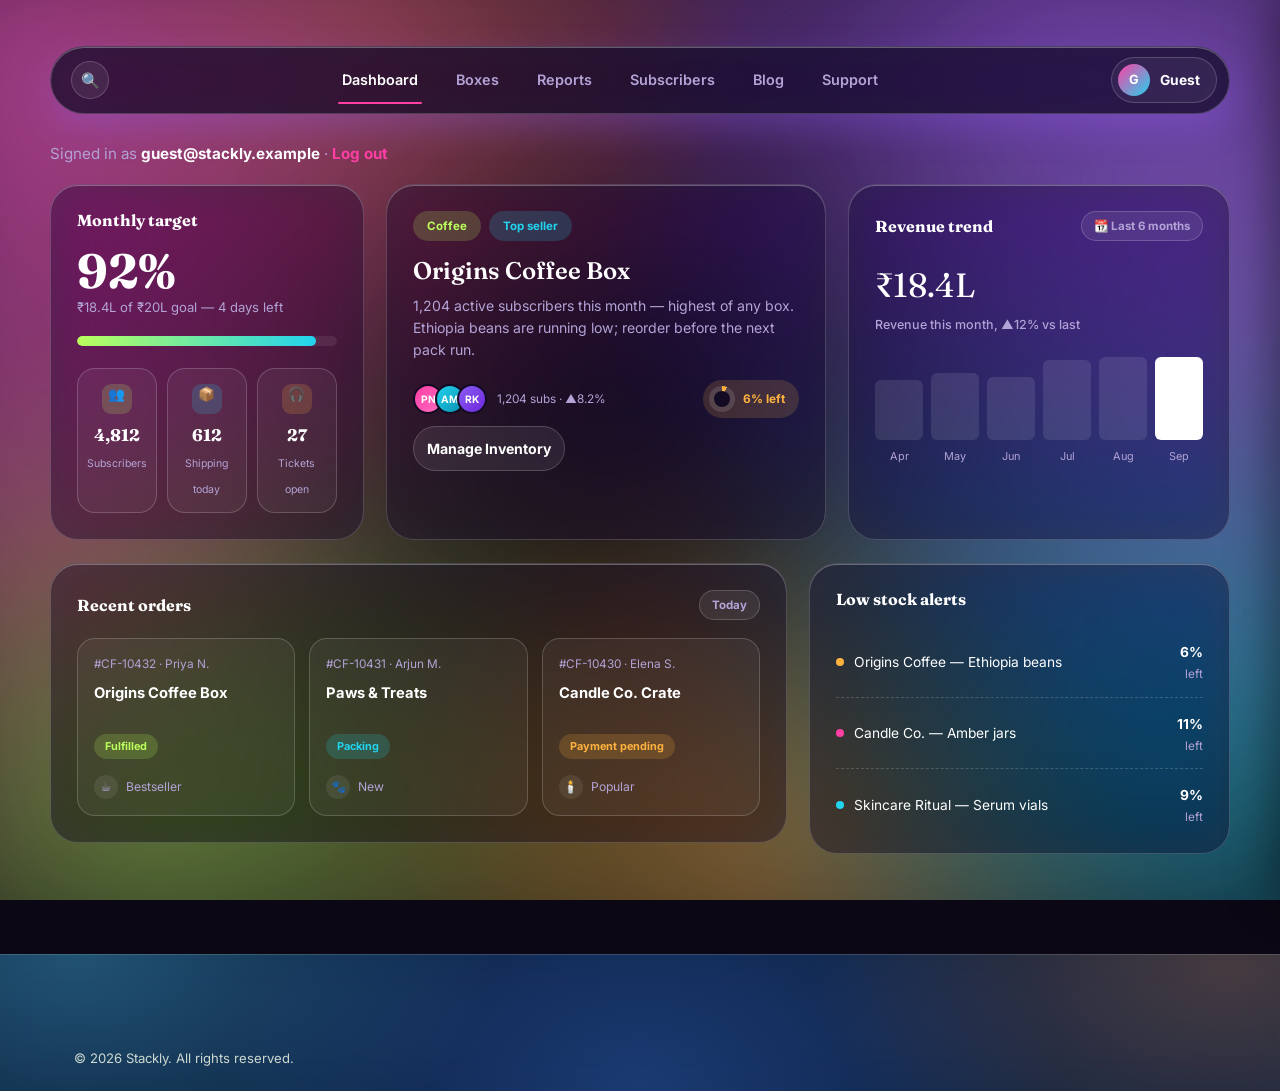
<file: admin-dashboard.html>
<!DOCTYPE html>
<html lang="en">
<head>
<meta charset="UTF-8">
<meta name="viewport" content="width=device-width, initial-scale=1.0">
<title>Admin Dashboard — Stackly</title>
<meta name="description" content="Manage boxes, orders, and subscribers across the Stackly platform.">
<link rel="icon" type="image/webp" href="img/favicon-mark.webp">
<link rel="preconnect" href="https://fonts.googleapis.com">
<link href="https://fonts.googleapis.com/css2?family=Fraunces:ital,wght@0,500;0,600;0,700;1,500&family=Inter:wght@400;500;600;700;800&display=swap" rel="stylesheet">
<link rel="stylesheet" href="css/style.css">
<link rel="stylesheet" href="css/auth.css">
<link rel="stylesheet" href="css/dashboard-v2.css">
<link rel="stylesheet" href="css/animations.css">
</head>
<body>

<div class="nd-blobs" aria-hidden="true"></div>
<div class="nd-blob-3" aria-hidden="true"></div>

<div class="nd-page">

  <div class="nd-nav">
    <div class="nd-nav-top">
      <button class="nd-search" aria-label="Search">🔍</button>
      <div class="nd-top-right">
      <div class="nd-user">
        <div class="nd-avatar" data-user-initial>G</div>
        <span data-user-name>Guest</span>
      </div>
      <button class="nd-hamburger" aria-label="Menu" aria-expanded="false" aria-controls="nd-nav-links">
        <span></span><span></span><span></span>
      </button>
      </div>
    </div>
    <nav class="nd-nav-links">
      <a href="admin-dashboard.html" class="active">Dashboard</a>
      <a href="boxes.html">Boxes</a>
      <a href="#">Reports</a>
      <a href="#">Subscribers</a>
      <a href="blog.html">Blog</a>
      <a href="contact.html">Support</a>
    </nav>
  </div>

  <div class="nd-wrap">
    <p class="nd-greet">Signed in as <strong data-user-email>guest@stackly.example</strong> · <a href="#" data-logout style="color:var(--coral); font-weight:700;">Log out</a></p>

    <!-- ROW 1 -->
    <div class="nd-row1">

      <!-- A: monthly target -->
      <div class="nd-card reveal is-visible">
        <div class="nd-eyebrow-row">
          <h3>Monthly target</h3>
        </div>
        <div class="nd-big-stat">92%</div>
        <div class="nd-big-stat-label">₹18.4L of ₹20L goal — 4 days left</div>
        <div class="nd-progress-track"><div class="nd-progress-fill" style="width:92%;"></div></div>
        <div class="nd-mini-grid">
          <div class="nd-mini-stat"><div class="ic">👥</div><strong>4,812</strong><span>Subscribers</span></div>
          <div class="nd-mini-stat"><div class="ic">📦</div><strong>612</strong><span>Shipping today</span></div>
          <div class="nd-mini-stat"><div class="ic">🎧</div><strong>27</strong><span>Tickets open</span></div>
        </div>
      </div>

      <!-- B: top box -->
      <div class="nd-card reveal is-visible">
        <div class="nd-tag-row">
          <span class="nd-tag lime">Coffee</span>
          <span class="nd-tag cyan">Top seller</span>
        </div>
        <h2 class="nd-feature-title">Origins Coffee Box</h2>
        <p class="nd-feature-desc">1,204 active subscribers this month — highest of any box. Ethiopia beans are running low; reorder before the next pack run.</p>
        <div class="nd-feature-foot">
          <div style="display:flex; align-items:center;">
            <div class="nd-avatars">
              <div class="a" style="background:linear-gradient(135deg,var(--coral),var(--coral-dark));">PN</div>
              <div class="a" style="background:linear-gradient(135deg,var(--gold),#0891b2);">AM</div>
              <div class="a" style="background:linear-gradient(135deg,var(--forest),#6d28d9);">RK</div>
            </div>
            <span class="nd-avatars-label">1,204 subs · ▲8.2%</span>
          </div>
          <div class="nd-donut"><span class="ring" style="background:conic-gradient(var(--nd-orange) 0 6%, rgba(255,255,255,.12) 6% 100%);"></span><span>6% left</span></div>
        </div>
        <a href="boxes.html" class="nd-feature-cta">Manage Inventory</a>
      </div>

      <!-- C: revenue trend -->
      <div class="nd-card reveal is-visible">
        <div class="nd-eyebrow-row">
          <h3>Revenue trend</h3>
          <span class="nd-pill">📆 Last 6 months</span>
        </div>
        <div class="nd-activity-stat">₹18.4L<span>Revenue this month, ▲12% vs last</span></div>
        <div class="nd-chart">
          <div class="col"><div class="bar" style="height:55%;"></div><span>Apr</span></div>
          <div class="col"><div class="bar" style="height:62%;"></div><span>May</span></div>
          <div class="col"><div class="bar" style="height:58%;"></div><span>Jun</span></div>
          <div class="col"><div class="bar" style="height:74%;"></div><span>Jul</span></div>
          <div class="col"><div class="bar" style="height:88%;"></div><span>Aug</span></div>
          <div class="col peak"><div class="bar" style="height:100%;"></div><span>Sep</span></div>
        </div>
      </div>
    </div>

    <!-- ROW 2 -->
    <div class="nd-row2">

      <!-- D: recent orders -->
      <div class="nd-card reveal is-visible">
        <div class="nd-eyebrow-row">
          <h3>Recent orders</h3>
          <span class="nd-pill">Today</span>
        </div>
        <div class="nd-schedule-list">
          <div class="nd-sched-card">
            <span class="nd-sched-time">#CF-10432 · Priya N.</span>
            <strong>Origins Coffee Box</strong>
            <span class="nd-sched-tag beg">Fulfilled</span>
            <div class="nd-sched-foot"><span class="nd-sched-avatar">☕</span><span>Bestseller</span></div>
          </div>
          <div class="nd-sched-card">
            <span class="nd-sched-time">#CF-10431 · Arjun M.</span>
            <strong>Paws &amp; Treats</strong>
            <span class="nd-sched-tag adv">Packing</span>
            <div class="nd-sched-foot"><span class="nd-sched-avatar">🐾</span><span>New</span></div>
          </div>
          <div class="nd-sched-card">
            <span class="nd-sched-time">#CF-10430 · Elena S.</span>
            <strong>Candle Co. Crate</strong>
            <span class="nd-sched-tag pop">Payment pending</span>
            <div class="nd-sched-foot"><span class="nd-sched-avatar">🕯️</span><span>Popular</span></div>
          </div>
        </div>
      </div>

      <!-- E: low stock -->
      <div class="nd-card reveal is-visible">
        <div class="nd-eyebrow-row">
          <h3>Low stock alerts</h3>
        </div>
        <div class="nd-platform-list">
          <div class="nd-platform-row">
            <div class="lead"><span class="dot" style="background:var(--nd-orange);"></span>Origins Coffee — Ethiopia beans</div>
            <div style="text-align:right;"><strong>6%</strong><span class="meta">left</span></div>
          </div>
          <div class="nd-platform-row">
            <div class="lead"><span class="dot" style="background:var(--coral);"></span>Candle Co. — Amber jars</div>
            <div style="text-align:right;"><strong>11%</strong><span class="meta">left</span></div>
          </div>
          <div class="nd-platform-row">
            <div class="lead"><span class="dot" style="background:var(--gold);"></span>Skincare Ritual — Serum vials</div>
            <div style="text-align:right;"><strong>9%</strong><span class="meta">left</span></div>
          </div>
        </div>
      </div>
    </div>
  </div>
</div>

<footer class="site-footer">
  <div class="container">
    <div class="footer-bottom" style="border-top:none;">
      <span>© <span class="year"></span> Stackly. All rights reserved.</span>
    </div>
  </div>
</footer>

<div class="toast-stack"></div>
<div class="overlay" id="overlay"></div>
<aside class="cart-drawer" id="cartDrawer">
  <div class="cart-head">
    <h3>Your Box</h3>
    <button class="cart-close" id="cartClose" aria-label="Close cart">✕</button>
  </div>
  <div class="cart-items" id="cartItems"></div>
  <div class="cart-foot">
    <div class="cart-total"><span>Estimated total</span><span id="cartTotal">₹0 / mo</span></div>
    <button class="btn btn-primary btn-block" id="checkoutBtn">Checkout</button>
  </div>
</aside>

<script src="js/main.js"></script>
<script src="js/dashboard.js"></script>
</body>
</html>
</file>
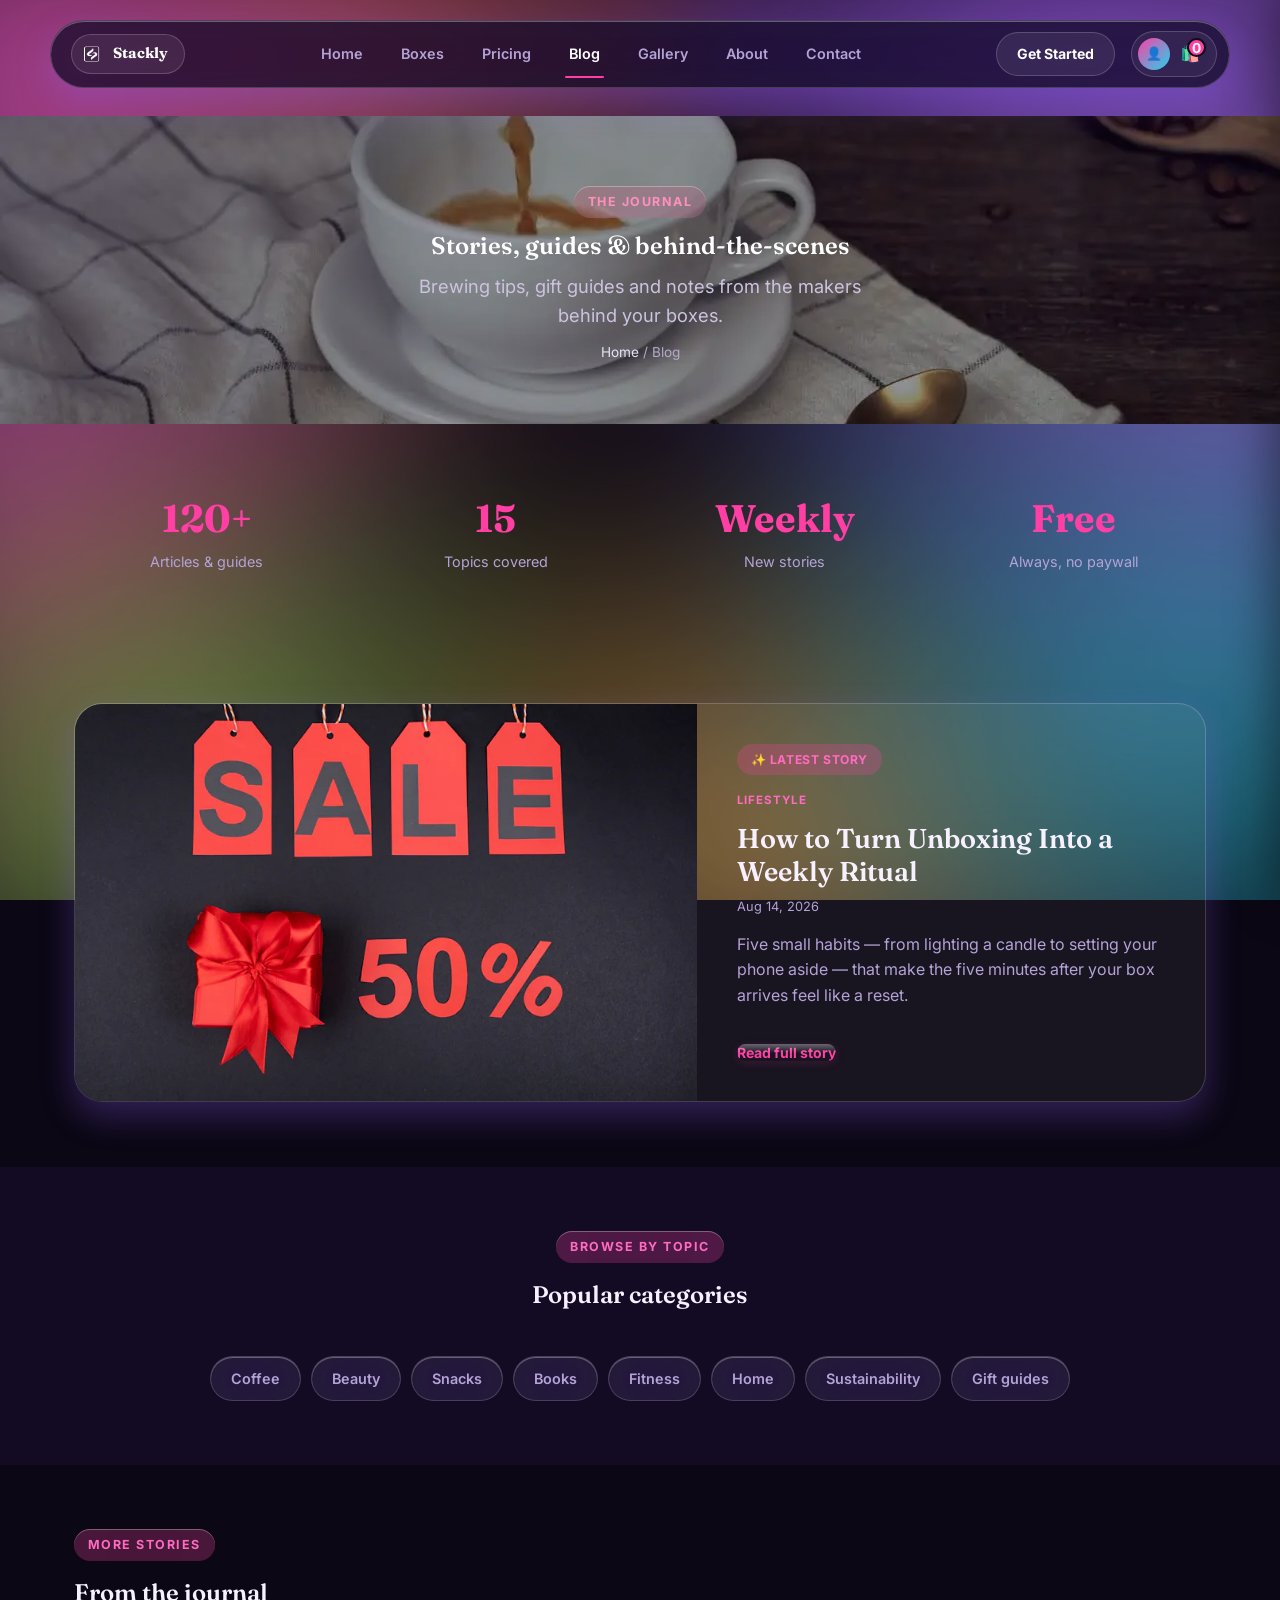
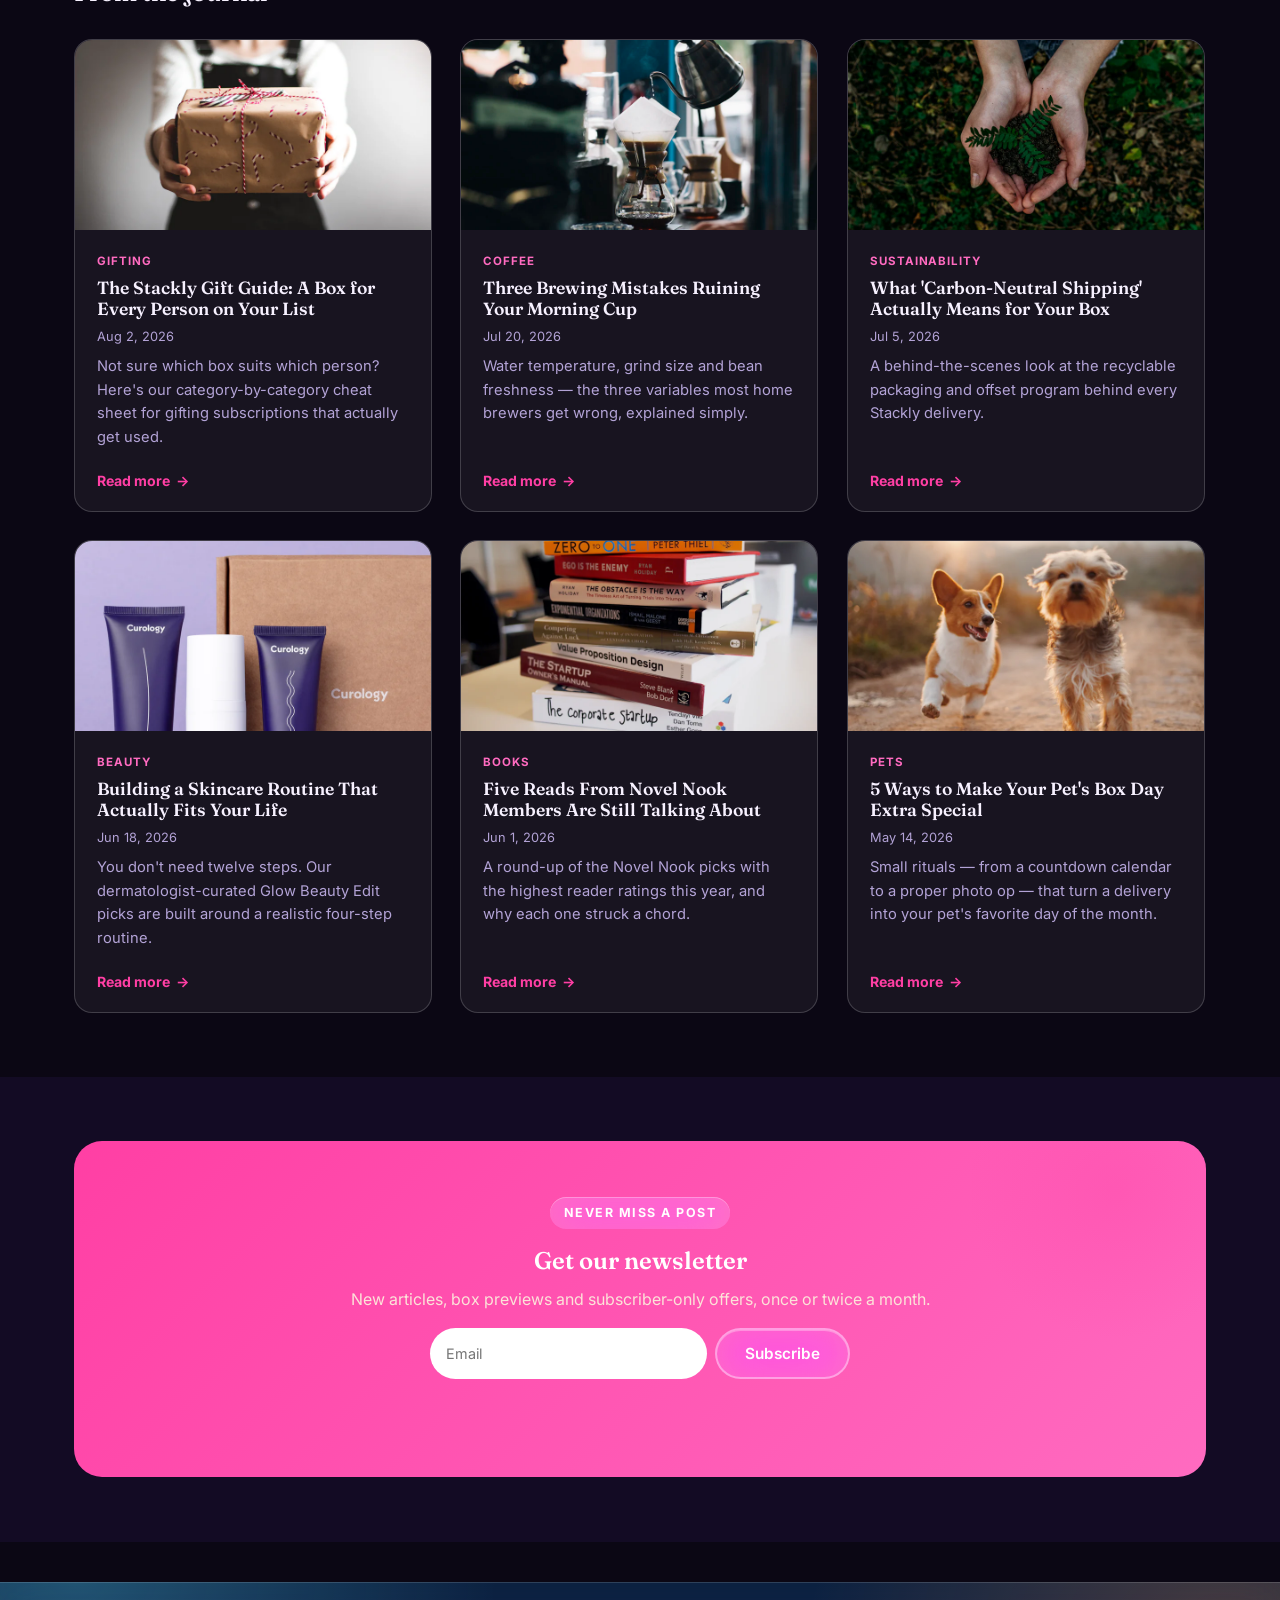
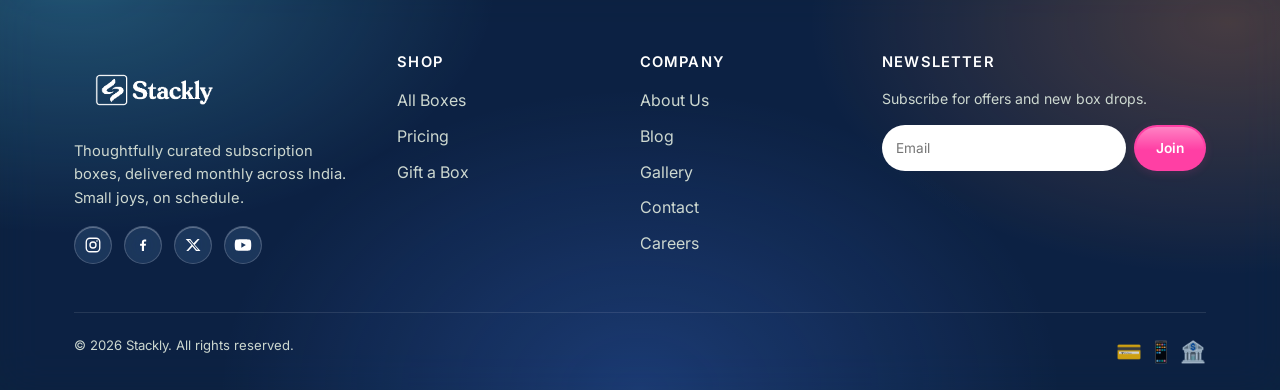
<file: blog.html>
<!DOCTYPE html>
<html lang="en">
<head>
<meta charset="UTF-8">
<meta name="viewport" content="width=device-width, initial-scale=1.0">
<title>Blog — Stackly</title>
<meta name="description" content="Guides, gift ideas and behind-the-scenes stories from the Stackly team — coffee, beauty, books, sustainability and more.">
<link rel="icon" type="image/webp" href="img/favicon-mark.webp">
<link rel="preconnect" href="https://fonts.googleapis.com">
<link href="https://fonts.googleapis.com/css2?family=Fraunces:ital,wght@0,500;0,600;0,700;1,500&family=Inter:wght@400;500;600;700;800&display=swap" rel="stylesheet">
<link rel="stylesheet" href="css/style.css">
<link rel="stylesheet" href="css/dashboard-v2.css">
<link rel="stylesheet" href="css/animations.css">
</head>
<body>

<div class="nd-blobs" aria-hidden="true"></div>
<div class="nd-blob-3" aria-hidden="true"></div>

<div class="nd-nav">
    <div class="nd-nav-top">
      <a href="index.html" class="nd-brand" aria-label="Stackly home">
        <img src="img/logo-mark.webp" alt="">
        <span>Stackly</span>
      </a>
      <div class="nd-top-right">
      <div class="nd-user">
        <a href="login.html" class="nd-avatar" aria-label="Login" style="text-decoration:none;">👤</a>
        <a href="#" data-cart-open class="nd-cart-link" aria-label="Open cart">🛍️<span class="cart-count">0</span></a>
      </div>
      <button class="nd-hamburger" aria-label="Menu" aria-expanded="false" aria-controls="nd-nav-links">
        <span></span><span></span><span></span>
      </button>
      </div>
    </div>
    <nav class="nd-nav-links">
      <a href="index.html">Home</a>
      <a href="boxes.html">Boxes</a>
      <a href="pricing.html">Pricing</a>
      <a href="blog.html" class="active">Blog</a>
      <a href="gallery.html">Gallery</a>
      <a href="about.html">About</a>
      <a href="contact.html">Contact</a>
    </nav>
      <a href="pricing.html" class="nd-feature-cta nd-cta-inline" style="padding:10px 20px; width:auto;">Get Started</a>
  </div>

<section class="page-hero page-hero-video">
  <video class="page-hero-bg" autoplay muted loop playsinline preload="auto" poster="video/hero-bg-tea-poster.webp">
    <source src="video/hero-bg-tea.mp4" type="video/mp4">
  </video>
  <div class="page-hero-overlay" aria-hidden="true"></div>
  <div class="container">
    <span class="eyebrow">The journal</span>
    <h1>Stories, guides &amp; behind-the-scenes</h1>
    <p class="hero-lead" style="margin:0 auto;">Brewing tips, gift guides and notes from the makers behind your boxes.</p>
    <div class="breadcrumb"><a href="index.html">Home</a> / Blog</div>
  </div>
</section>

<section class="section-tight">
  <div class="container">
    <div class="stat-grid reveal">
      <div><strong>120+</strong><span>Articles &amp; guides</span></div>
      <div><strong>15</strong><span>Topics covered</span></div>
      <div><strong>Weekly</strong><span>New stories</span></div>
      <div><strong>Free</strong><span>Always, no paywall</span></div>
    </div>
  </div>
</section>

<section class="section-tight">
  <div class="container">
    <div class="blog-featured reveal" id="blogFeatured"></div>
  </div>
</section>

<section class="section-tight" style="background: var(--cream-2);">
  <div class="container">
    <div class="section-head center reveal">
      <span class="eyebrow">Browse by topic</span>
      <h2>Popular categories</h2>
    </div>
    <div class="pill-tabs" style="justify-content:center;">
      <a href="boxes.html" class="pill-tab" style="text-decoration:none;">Coffee</a>
      <a href="boxes.html" class="pill-tab" style="text-decoration:none;">Beauty</a>
      <a href="boxes.html" class="pill-tab" style="text-decoration:none;">Snacks</a>
      <a href="boxes.html" class="pill-tab" style="text-decoration:none;">Books</a>
      <a href="boxes.html" class="pill-tab" style="text-decoration:none;">Fitness</a>
      <a href="boxes.html" class="pill-tab" style="text-decoration:none;">Home</a>
      <a href="boxes.html" class="pill-tab" style="text-decoration:none;">Sustainability</a>
      <a href="boxes.html" class="pill-tab" style="text-decoration:none;">Gift guides</a>
    </div>
  </div>
</section>

<section class="section-tight">
  <div class="container">
    <div class="section-head reveal" style="margin-bottom:32px;">
      <span class="eyebrow">More stories</span>
      <h2>From the journal</h2>
    </div>
    <div class="blog-grid" id="blogGrid"></div>
  </div>
</section>

<section class="section-tight" style="background: var(--cream-2);">
  <div class="container">
    <div class="cta-band reveal" style="background: linear-gradient(135deg, var(--coral), var(--coral-dark));">
      <span class="eyebrow" style="background: rgba(255,255,255,.18); color:#fff;">Never miss a post</span>
      <h2>Get our newsletter</h2>
      <p style="color:#fce3d9;">New articles, box previews and subscriber-only offers, once or twice a month.</p>
      <form class="newsletter-form" style="display:flex; gap:8px; max-width:420px; margin:16px auto 0;">
        <input type="email" placeholder="Email" required style="flex:1; padding:12px 16px; border-radius:999px; border:none; font-size:.9rem;">
        <button type="submit" class="btn btn-ghost">Subscribe</button>
      </form>
      <p class="form-msg" style="font-size:.8rem; color:#fce3d9;"></p>
    </div>
  </div>
</section>

<footer class="site-footer">
  <div class="container">
    <div class="footer-grid">
      <div class="footer-about">
        <a href="index.html" class="logo"><img src="img/logo.webp" alt="Stackly" class="logo-img"></a>
        <p>Thoughtfully curated subscription boxes, delivered monthly across India. Small joys, on schedule.</p>
        <div class="footer-social">
          <a href="404.html" aria-label="Instagram"><svg viewBox="0 0 24 24" width="18" height="18" fill="none" stroke="currentColor" stroke-width="1.8"><rect x="3" y="3" width="18" height="18" rx="5"/><circle cx="12" cy="12" r="4"/><circle cx="17.3" cy="6.7" r="1.1" fill="currentColor" stroke="none"/></svg></a>
          <a href="404.html" aria-label="Facebook"><svg viewBox="0 0 24 24" width="16" height="16" fill="currentColor"><path d="M13.5 21v-7.8h2.6l.4-3.1h-3V8.1c0-.9.2-1.5 1.6-1.5h1.7V3.8C16.5 3.7 15.5 3.6 14.4 3.6c-2.4 0-4.1 1.5-4.1 4.2v2.3H7.6v3.1h2.7V21h3.2z"/></svg></a>
          <a href="404.html" aria-label="Twitter"><svg viewBox="0 0 24 24" width="16" height="16" fill="currentColor"><path d="M18.9 3H22l-7.4 8.5L23.3 21h-6.8l-5.3-6.9L5 21H1.9l7.9-9L1 3h7l4.8 6.3L18.9 3zm-1.2 16h1.9L7.4 5H5.4l12.3 14z"/></svg></a>
          <a href="404.html" aria-label="YouTube"><svg viewBox="0 0 24 24" width="18" height="18" fill="currentColor"><path d="M23 12s0-3.6-.5-5.3c-.3-1-1-1.8-2-2C18.9 4.2 12 4.2 12 4.2s-6.9 0-8.5.5c-1 .2-1.8 1-2 2C1 8.4 1 12 1 12s0 3.6.5 5.3c.3 1 1 1.7 2 2 1.6.5 8.5.5 8.5.5s6.9 0 8.5-.5c1-.3 1.7-1 2-2 .5-1.7.5-5.3.5-5.3zM9.8 15.5V8.5L15.8 12l-6 3.5z"/></svg></a>
        </div>
      </div>
      <div>
        <h4>Shop</h4>
        <ul>
          <li><a href="boxes.html">All Boxes</a></li>
          <li><a href="pricing.html">Pricing</a></li>
          <li><a href="boxes.html">Gift a Box</a></li>
        </ul>
      </div>
      <div>
        <h4>Company</h4>
        <ul>
          <li><a href="about.html">About Us</a></li>
          <li><a href="blog.html">Blog</a></li>
          <li><a href="gallery.html">Gallery</a></li>
          <li><a href="contact.html">Contact</a></li>
          <li><a href="#">Careers</a></li>
        </ul>
      </div>
      <div>
        <h4>Newsletter</h4>
        <p style="font-size:.88rem;">Subscribe for offers and new box drops.</p>
        <form class="newsletter-form" style="display:flex; gap:8px;">
          <input type="email" placeholder="Email" required style="flex:1; padding:10px 14px; border-radius:999px; border:none; font-size:.85rem;">
          <a href="404.html" class="btn btn-primary btn-sm">Join</a>
        </form>
        <p class="form-msg" style="font-size:.78rem;"></p>
      </div>
    </div>
    <div class="footer-bottom">
      <span>© <span class="year"></span> Stackly. All rights reserved.</span>
      <span class="payments">💳 📱 🏦</span>
    </div>
  </div>
</footer>

<div class="toast-stack"></div>
<div class="overlay" id="overlay"></div>
<aside class="cart-drawer" id="cartDrawer">
  <div class="cart-head">
    <h3>Your Box</h3>
    <button class="cart-close" id="cartClose" aria-label="Close cart">✕</button>
  </div>
  <div class="cart-items" id="cartItems"></div>
  <div class="cart-foot">
    <div class="cart-total"><span>Estimated total</span><span id="cartTotal">₹0 / mo</span></div>
    <button class="btn btn-primary btn-block" id="checkoutBtn">Checkout</button>
  </div>
</aside>
<button class="back-to-top" aria-label="Back to top">↑</button>

<script src="js/main.js"></script>
</body>
</html>
</file>
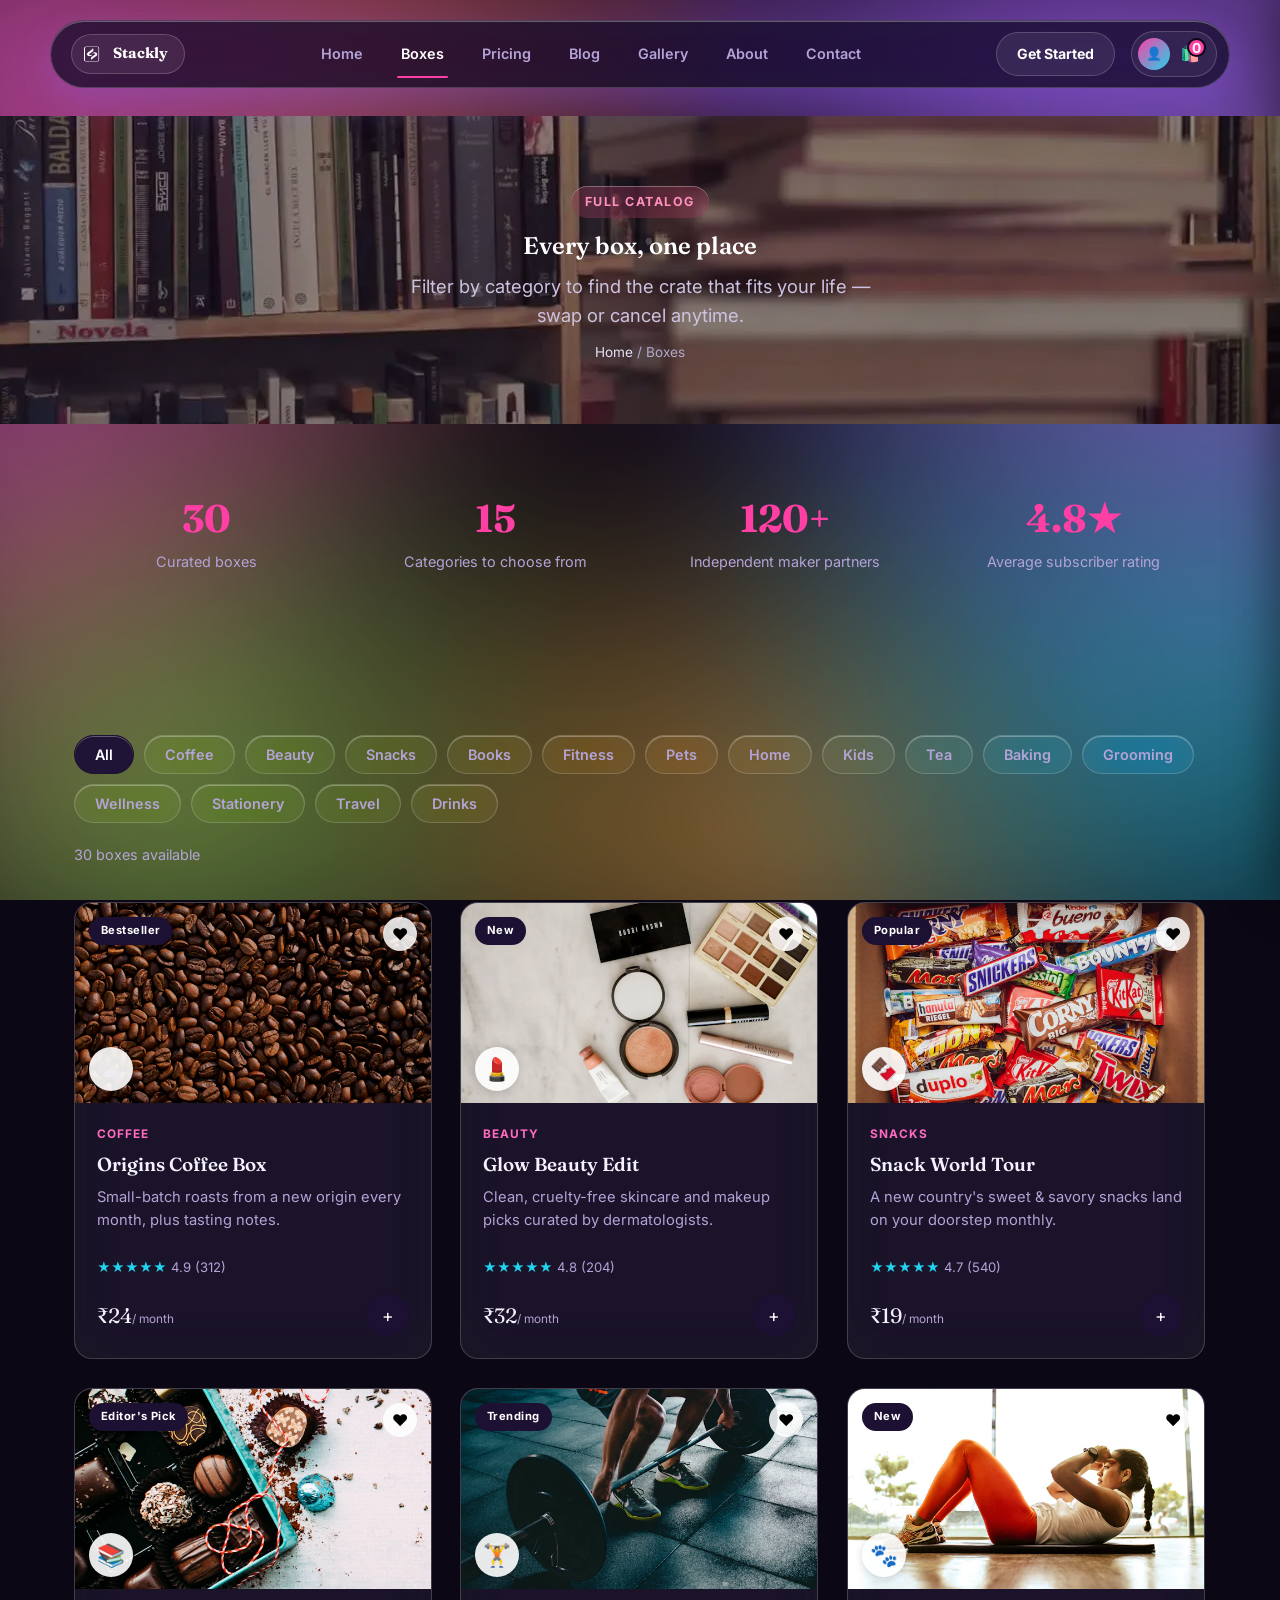
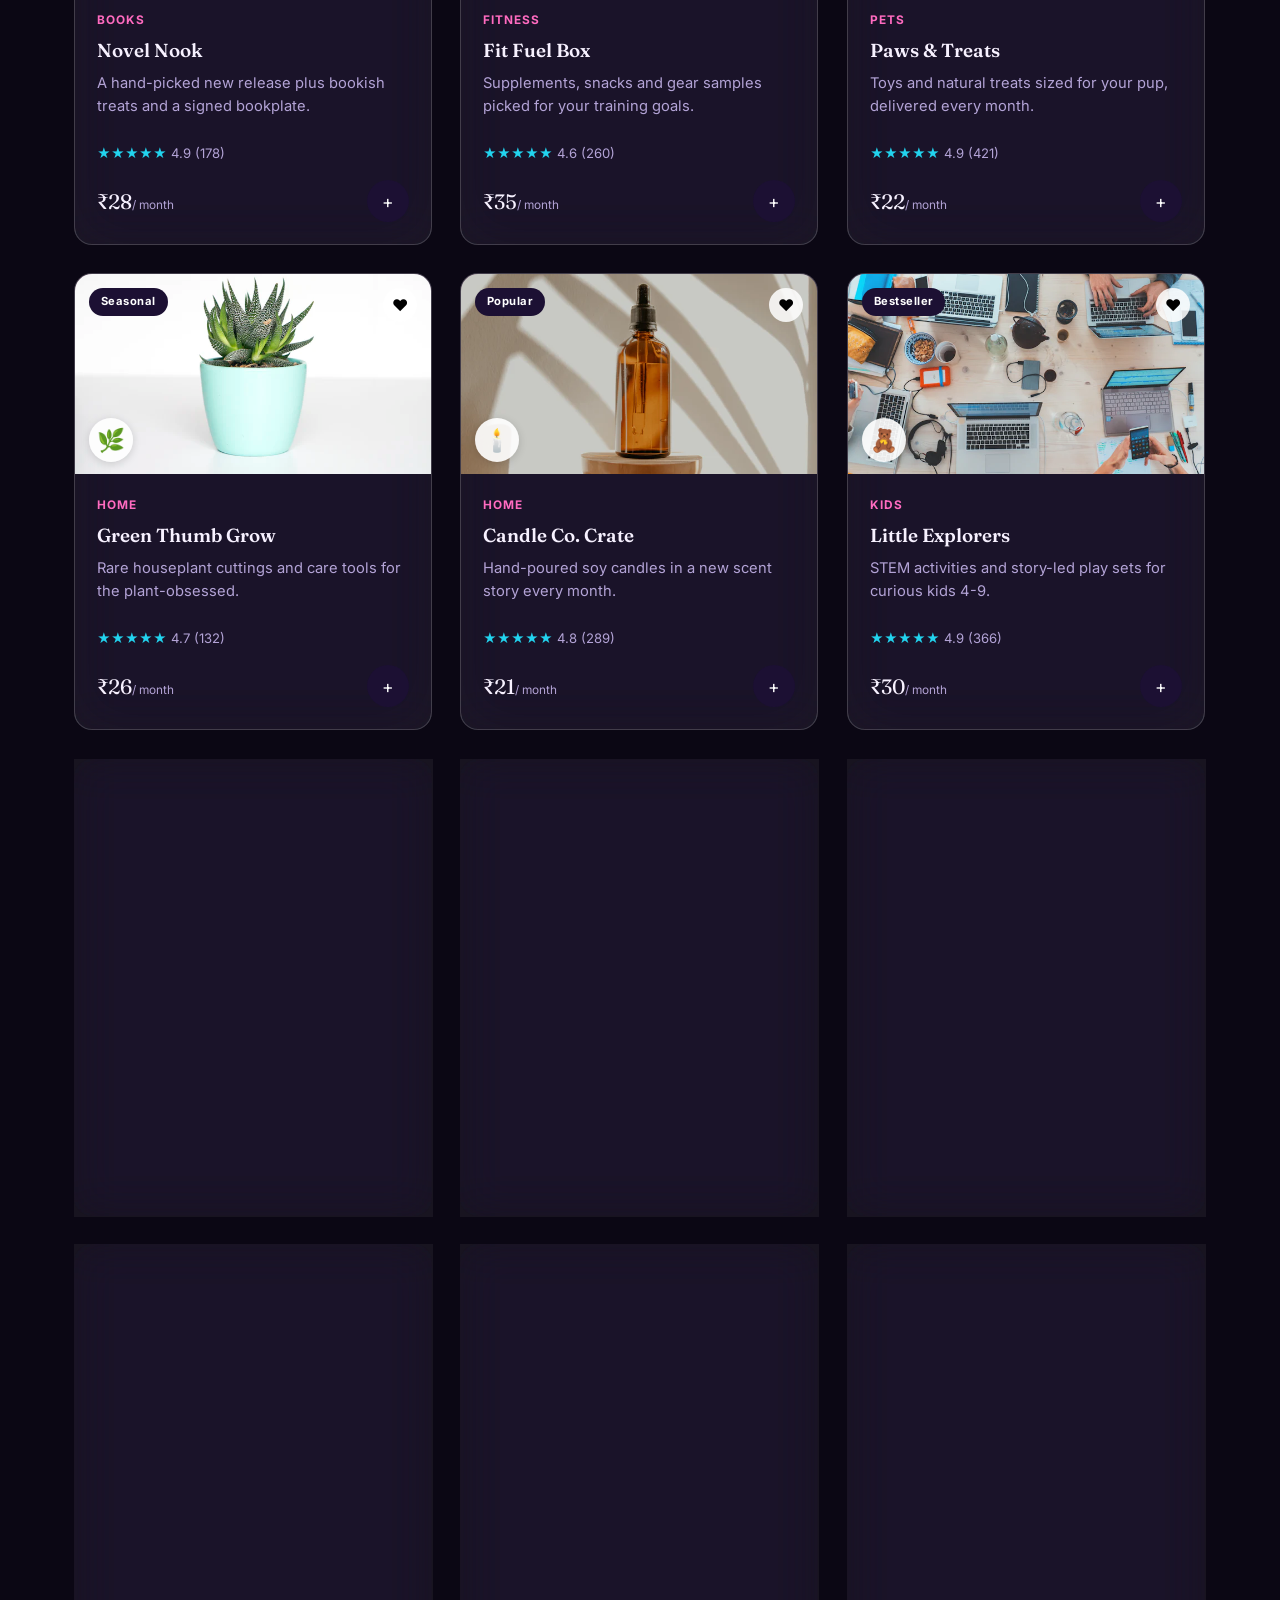
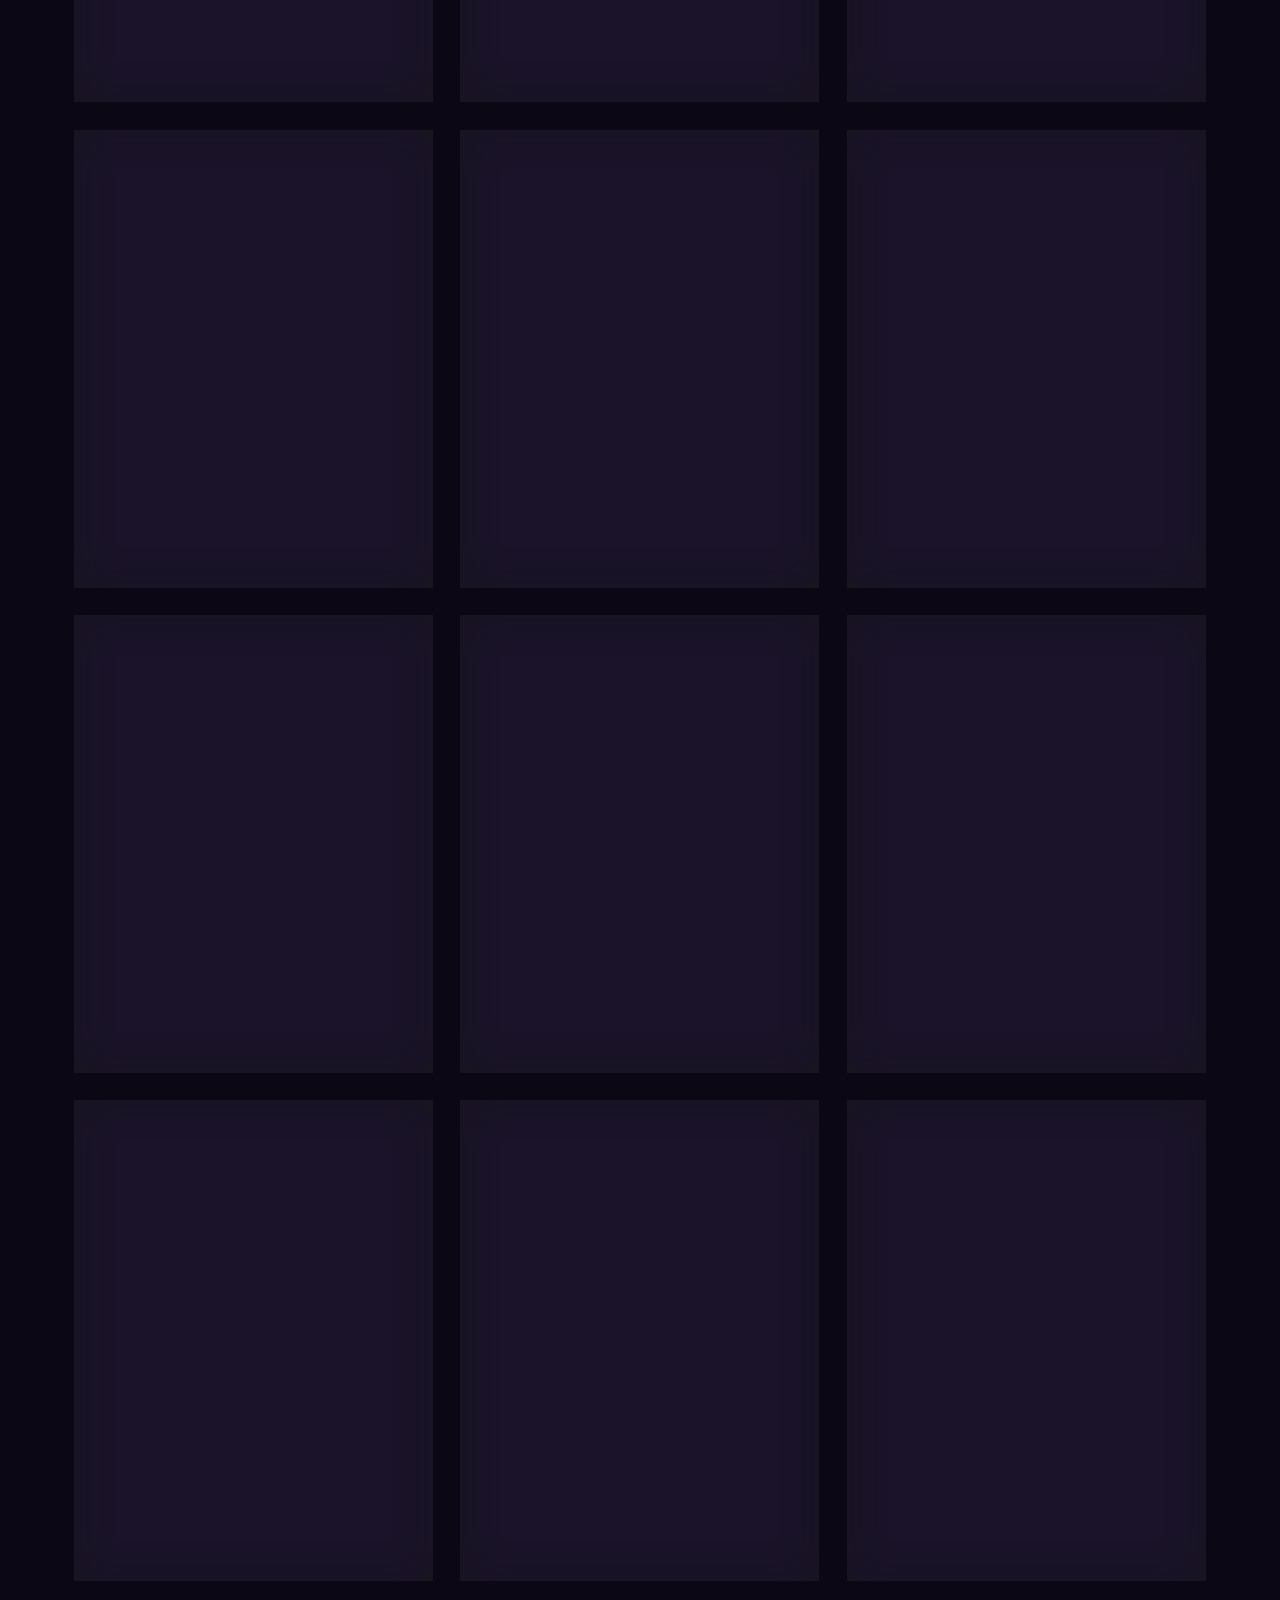
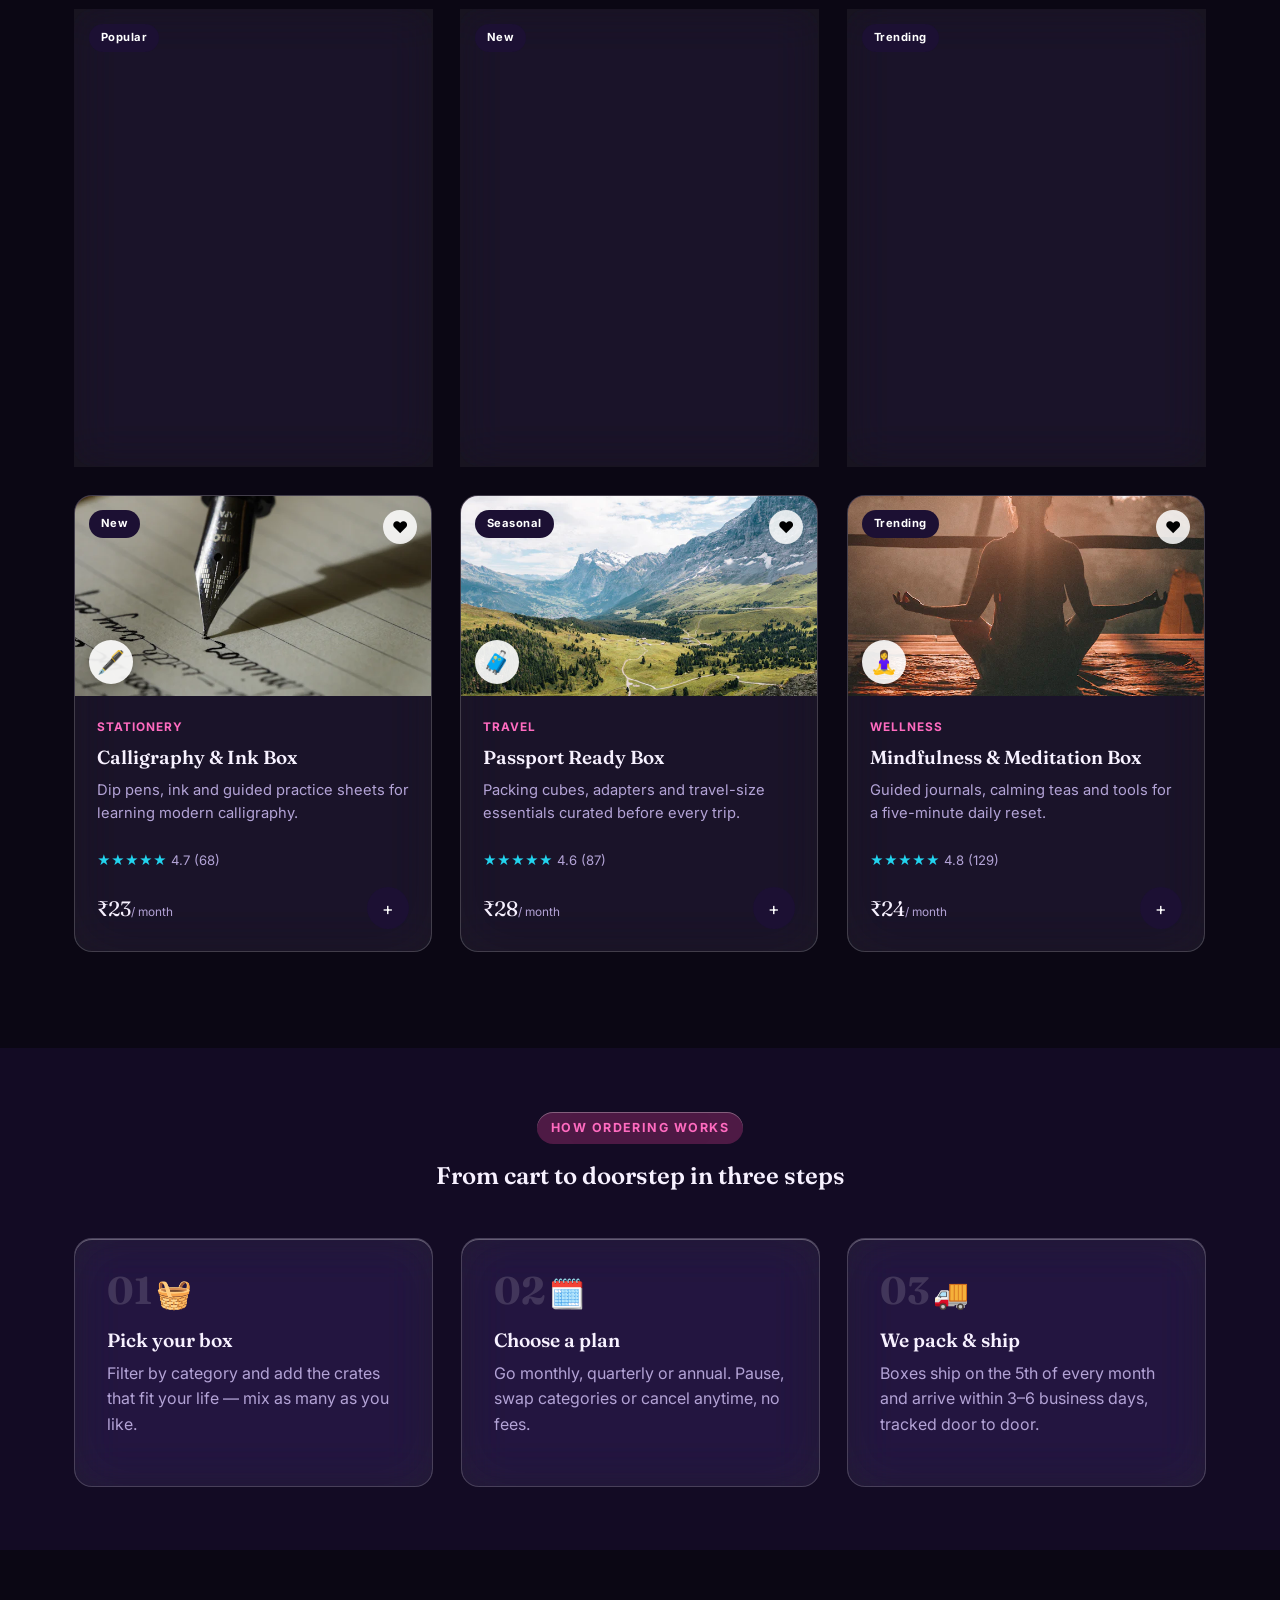
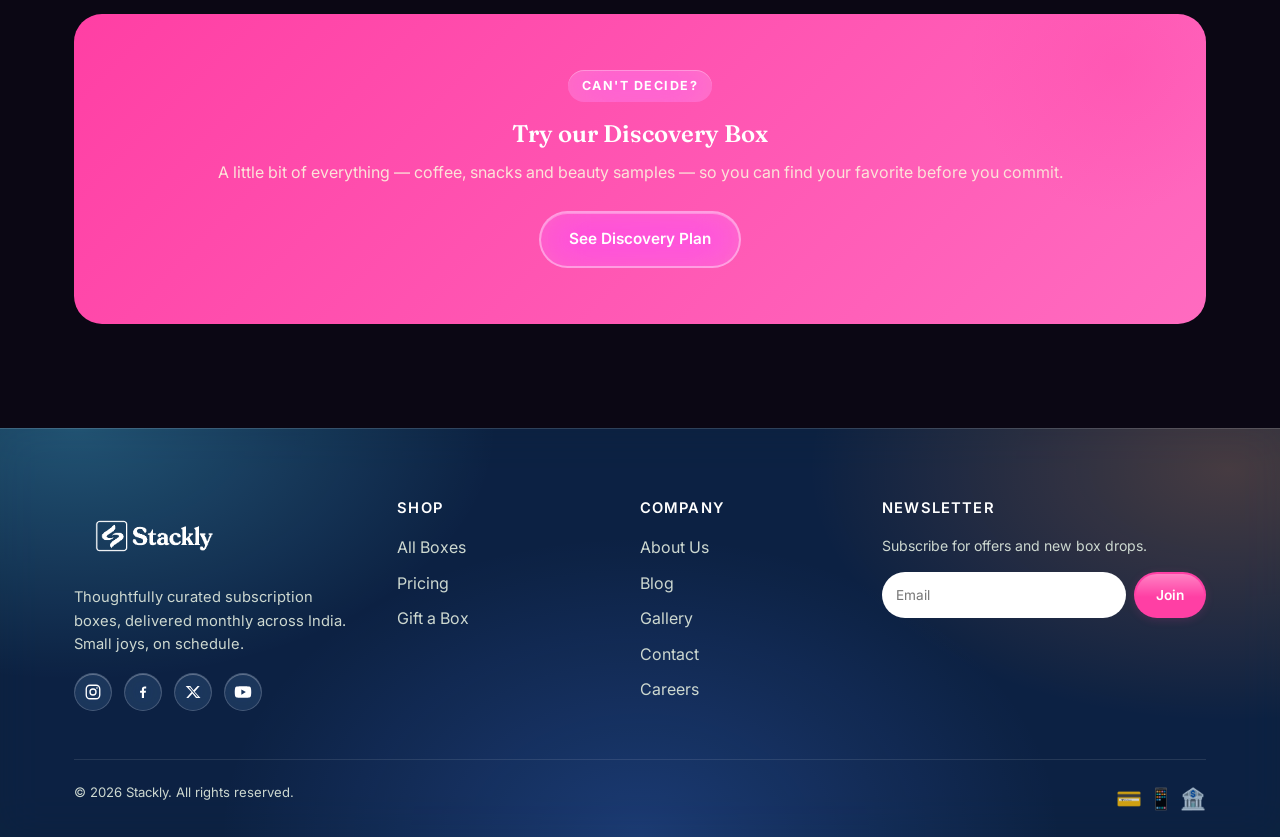
<file: boxes.html>
<!DOCTYPE html>
<html lang="en">
<head>
<meta charset="UTF-8">
<meta name="viewport" content="width=device-width, initial-scale=1.0">
<title>All Boxes — Stackly</title>
<meta name="description" content="Browse every Stackly subscription box: coffee, beauty, snacks, books, fitness, pets, home and kids.">
<link rel="icon" type="image/webp" href="img/favicon-mark.webp">
<link rel="preconnect" href="https://fonts.googleapis.com">
<link href="https://fonts.googleapis.com/css2?family=Fraunces:ital,wght@0,500;0,600;0,700;1,500&family=Inter:wght@400;500;600;700;800&display=swap" rel="stylesheet">
<link rel="stylesheet" href="css/style.css">
<link rel="stylesheet" href="css/dashboard-v2.css">
<link rel="stylesheet" href="css/animations.css">
</head>
<body>

<div class="nd-blobs" aria-hidden="true"></div>
<div class="nd-blob-3" aria-hidden="true"></div>

<div class="nd-nav">
    <div class="nd-nav-top">
      <a href="index.html" class="nd-brand" aria-label="Stackly home">
        <img src="img/logo-mark.webp" alt="">
        <span>Stackly</span>
      </a>
      <div class="nd-top-right">
      <div class="nd-user">
        <a href="login.html" class="nd-avatar" aria-label="Login" style="text-decoration:none;">👤</a>
        <a href="#" data-cart-open class="nd-cart-link" aria-label="Open cart">🛍️<span class="cart-count">0</span></a>
      </div>
      <button class="nd-hamburger" aria-label="Menu" aria-expanded="false" aria-controls="nd-nav-links">
        <span></span><span></span><span></span>
      </button>
      </div>
    </div>
    <nav class="nd-nav-links">
      <a href="index.html">Home</a>
      <a href="boxes.html" class="active">Boxes</a>
      <a href="pricing.html">Pricing</a>
      <a href="blog.html">Blog</a>
      <a href="gallery.html">Gallery</a>
      <a href="about.html">About</a>
      <a href="contact.html">Contact</a>
    </nav>
      <a href="pricing.html" class="nd-feature-cta nd-cta-inline" style="padding:10px 20px; width:auto;">Get Started</a>
  </div>

<section class="page-hero page-hero-video">
  <video class="page-hero-bg" autoplay muted loop playsinline preload="auto" poster="video/hero-bg-books-poster.webp">
    <source src="video/hero-bg-books.mp4" type="video/mp4">
  </video>
  <div class="page-hero-overlay" aria-hidden="true"></div>
  <div class="container">
    <span class="eyebrow">Full catalog</span>
    <h1>Every box, one place</h1>
    <p class="hero-lead" style="margin:0 auto;">Filter by category to find the crate that fits your life — swap or cancel anytime.</p>
    <div class="breadcrumb"><a href="index.html">Home</a> / Boxes</div>
  </div>
</section>

<section class="section-tight">
  <div class="container">
    <div class="stat-grid reveal">
      <div><strong>30</strong><span>Curated boxes</span></div>
      <div><strong>15</strong><span>Categories to choose from</span></div>
      <div><strong>120+</strong><span>Independent maker partners</span></div>
      <div><strong>4.8★</strong><span>Average subscriber rating</span></div>
    </div>
  </div>
</section>

<section>
  <div class="container">
    <div class="boxes-toolbar">
      <div class="pill-tabs" id="boxTabs">
        <button class="pill-tab active" data-filter="All">All</button>
        <button class="pill-tab" data-filter="Coffee">Coffee</button>
        <button class="pill-tab" data-filter="Beauty">Beauty</button>
        <button class="pill-tab" data-filter="Snacks">Snacks</button>
        <button class="pill-tab" data-filter="Books">Books</button>
        <button class="pill-tab" data-filter="Fitness">Fitness</button>
        <button class="pill-tab" data-filter="Pets">Pets</button>
        <button class="pill-tab" data-filter="Home">Home</button>
        <button class="pill-tab" data-filter="Kids">Kids</button>
        <button class="pill-tab" data-filter="Tea">Tea</button>
        <button class="pill-tab" data-filter="Baking">Baking</button>
        <button class="pill-tab" data-filter="Grooming">Grooming</button>
        <button class="pill-tab" data-filter="Wellness">Wellness</button>
        <button class="pill-tab" data-filter="Stationery">Stationery</button>
        <button class="pill-tab" data-filter="Travel">Travel</button>
        <button class="pill-tab" data-filter="Drinks">Drinks</button>
      </div>
      <span class="text-muted" style="font-size:.9rem;">30 boxes available</span>
    </div>
    <div class="box-grid" id="allBoxGrid"></div>
  </div>
</section>

<section class="section-tight" style="background: var(--cream-2);">
  <div class="container">
    <div class="section-head center reveal">
      <span class="eyebrow">How ordering works</span>
      <h2>From cart to doorstep in three steps</h2>
    </div>
    <div class="steps">
      <div class="step-card reveal">
        <span class="step-num">01</span>
        <div class="icon">🧺</div>
        <h3>Pick your box</h3>
        <p class="text-muted">Filter by category and add the crates that fit your life — mix as many as you like.</p>
      </div>
      <div class="step-card reveal">
        <span class="step-num">02</span>
        <div class="icon">🗓️</div>
        <h3>Choose a plan</h3>
        <p class="text-muted">Go monthly, quarterly or annual. Pause, swap categories or cancel anytime, no fees.</p>
      </div>
      <div class="step-card reveal">
        <span class="step-num">03</span>
        <div class="icon">🚚</div>
        <h3>We pack &amp; ship</h3>
        <p class="text-muted">Boxes ship on the 5th of every month and arrive within 3–6 business days, tracked door to door.</p>
      </div>
    </div>
  </div>
</section>

<section class="section-tight">
  <div class="container">
    <div class="cta-band reveal" style="background: linear-gradient(135deg, var(--coral), var(--coral-dark));">
      <span class="eyebrow" style="background: rgba(255,255,255,.18); color:#fff;">Can't decide?</span>
      <h2>Try our Discovery Box</h2>
      <p style="color:#fce3d9;">A little bit of everything — coffee, snacks and beauty samples — so you can find your favorite before you commit.</p>
      <a href="pricing.html" class="btn btn-ghost" style="margin-top:10px;">See Discovery Plan</a>
    </div>
  </div>
</section>

<footer class="site-footer">
  <div class="container">
    <div class="footer-grid">
      <div class="footer-about">
        <a href="index.html" class="logo"><img src="img/logo.webp" alt="Stackly" class="logo-img"></a>
        <p>Thoughtfully curated subscription boxes, delivered monthly across India. Small joys, on schedule.</p>
        <div class="footer-social">
          <a href="404.html" aria-label="Instagram"><svg viewBox="0 0 24 24" width="18" height="18" fill="none" stroke="currentColor" stroke-width="1.8"><rect x="3" y="3" width="18" height="18" rx="5"/><circle cx="12" cy="12" r="4"/><circle cx="17.3" cy="6.7" r="1.1" fill="currentColor" stroke="none"/></svg></a>
          <a href="404.html" aria-label="Facebook"><svg viewBox="0 0 24 24" width="16" height="16" fill="currentColor"><path d="M13.5 21v-7.8h2.6l.4-3.1h-3V8.1c0-.9.2-1.5 1.6-1.5h1.7V3.8C16.5 3.7 15.5 3.6 14.4 3.6c-2.4 0-4.1 1.5-4.1 4.2v2.3H7.6v3.1h2.7V21h3.2z"/></svg></a>
          <a href="404.html" aria-label="Twitter"><svg viewBox="0 0 24 24" width="16" height="16" fill="currentColor"><path d="M18.9 3H22l-7.4 8.5L23.3 21h-6.8l-5.3-6.9L5 21H1.9l7.9-9L1 3h7l4.8 6.3L18.9 3zm-1.2 16h1.9L7.4 5H5.4l12.3 14z"/></svg></a>
          <a href="404.html" aria-label="YouTube"><svg viewBox="0 0 24 24" width="18" height="18" fill="currentColor"><path d="M23 12s0-3.6-.5-5.3c-.3-1-1-1.8-2-2C18.9 4.2 12 4.2 12 4.2s-6.9 0-8.5.5c-1 .2-1.8 1-2 2C1 8.4 1 12 1 12s0 3.6.5 5.3c.3 1 1 1.7 2 2 1.6.5 8.5.5 8.5.5s6.9 0 8.5-.5c1-.3 1.7-1 2-2 .5-1.7.5-5.3.5-5.3zM9.8 15.5V8.5L15.8 12l-6 3.5z"/></svg></a>
        </div>
      </div>
      <div>
        <h4>Shop</h4>
        <ul>
          <li><a href="boxes.html">All Boxes</a></li>
          <li><a href="pricing.html">Pricing</a></li>
          <li><a href="boxes.html">Gift a Box</a></li>
        </ul>
      </div>
      <div>
        <h4>Company</h4>
        <ul>
          <li><a href="about.html">About Us</a></li>
          <li><a href="blog.html">Blog</a></li>
          <li><a href="gallery.html">Gallery</a></li>
          <li><a href="contact.html">Contact</a></li>
          <li><a href="#">Careers</a></li>
        </ul>
      </div>
      <div>
        <h4>Newsletter</h4>
        <p style="font-size:.88rem;">Subscribe for offers and new box drops.</p>
        <form class="newsletter-form" style="display:flex; gap:8px;">
          <input type="email" placeholder="Email" required style="flex:1; padding:10px 14px; border-radius:999px; border:none; font-size:.85rem;">
          <a href="404.html" class="btn btn-primary btn-sm">Join</a>
        </form>
        <p class="form-msg" style="font-size:.78rem;"></p>
      </div>
    </div>
    <div class="footer-bottom">
      <span>© <span class="year"></span> Stackly. All rights reserved.</span>
      <span class="payments">💳 📱 🏦</span>
    </div>
  </div>
</footer>

<div class="toast-stack"></div>
<div class="overlay" id="overlay"></div>
<aside class="cart-drawer" id="cartDrawer">
  <div class="cart-head">
    <h3>Your Box</h3>
    <button class="cart-close" id="cartClose" aria-label="Close cart">✕</button>
  </div>
  <div class="cart-items" id="cartItems"></div>
  <div class="cart-foot">
    <div class="cart-total"><span>Estimated total</span><span id="cartTotal">₹0 / mo</span></div>
    <button class="btn btn-primary btn-block" id="checkoutBtn">Checkout</button>
  </div>
</aside>
<button class="back-to-top" aria-label="Back to top">↑</button>

<script src="js/main.js"></script>
</body>
</html>
</file>
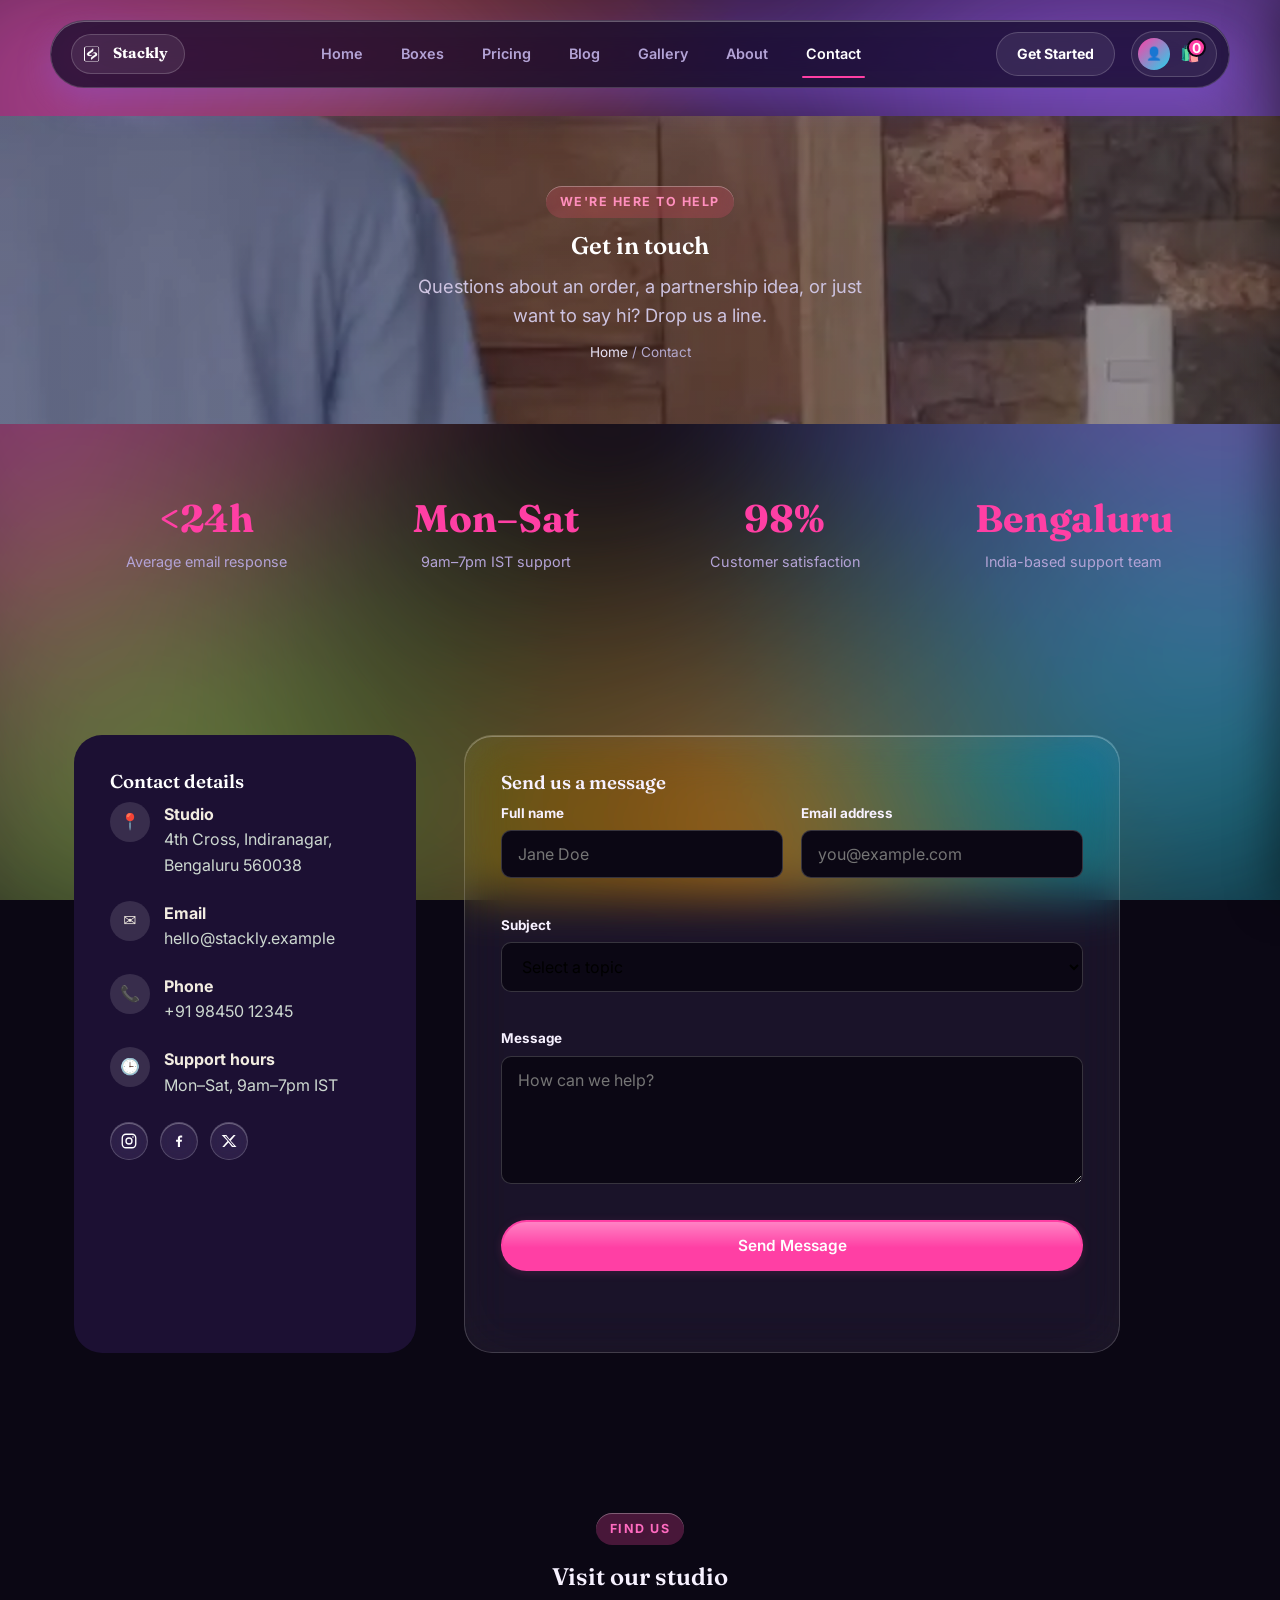
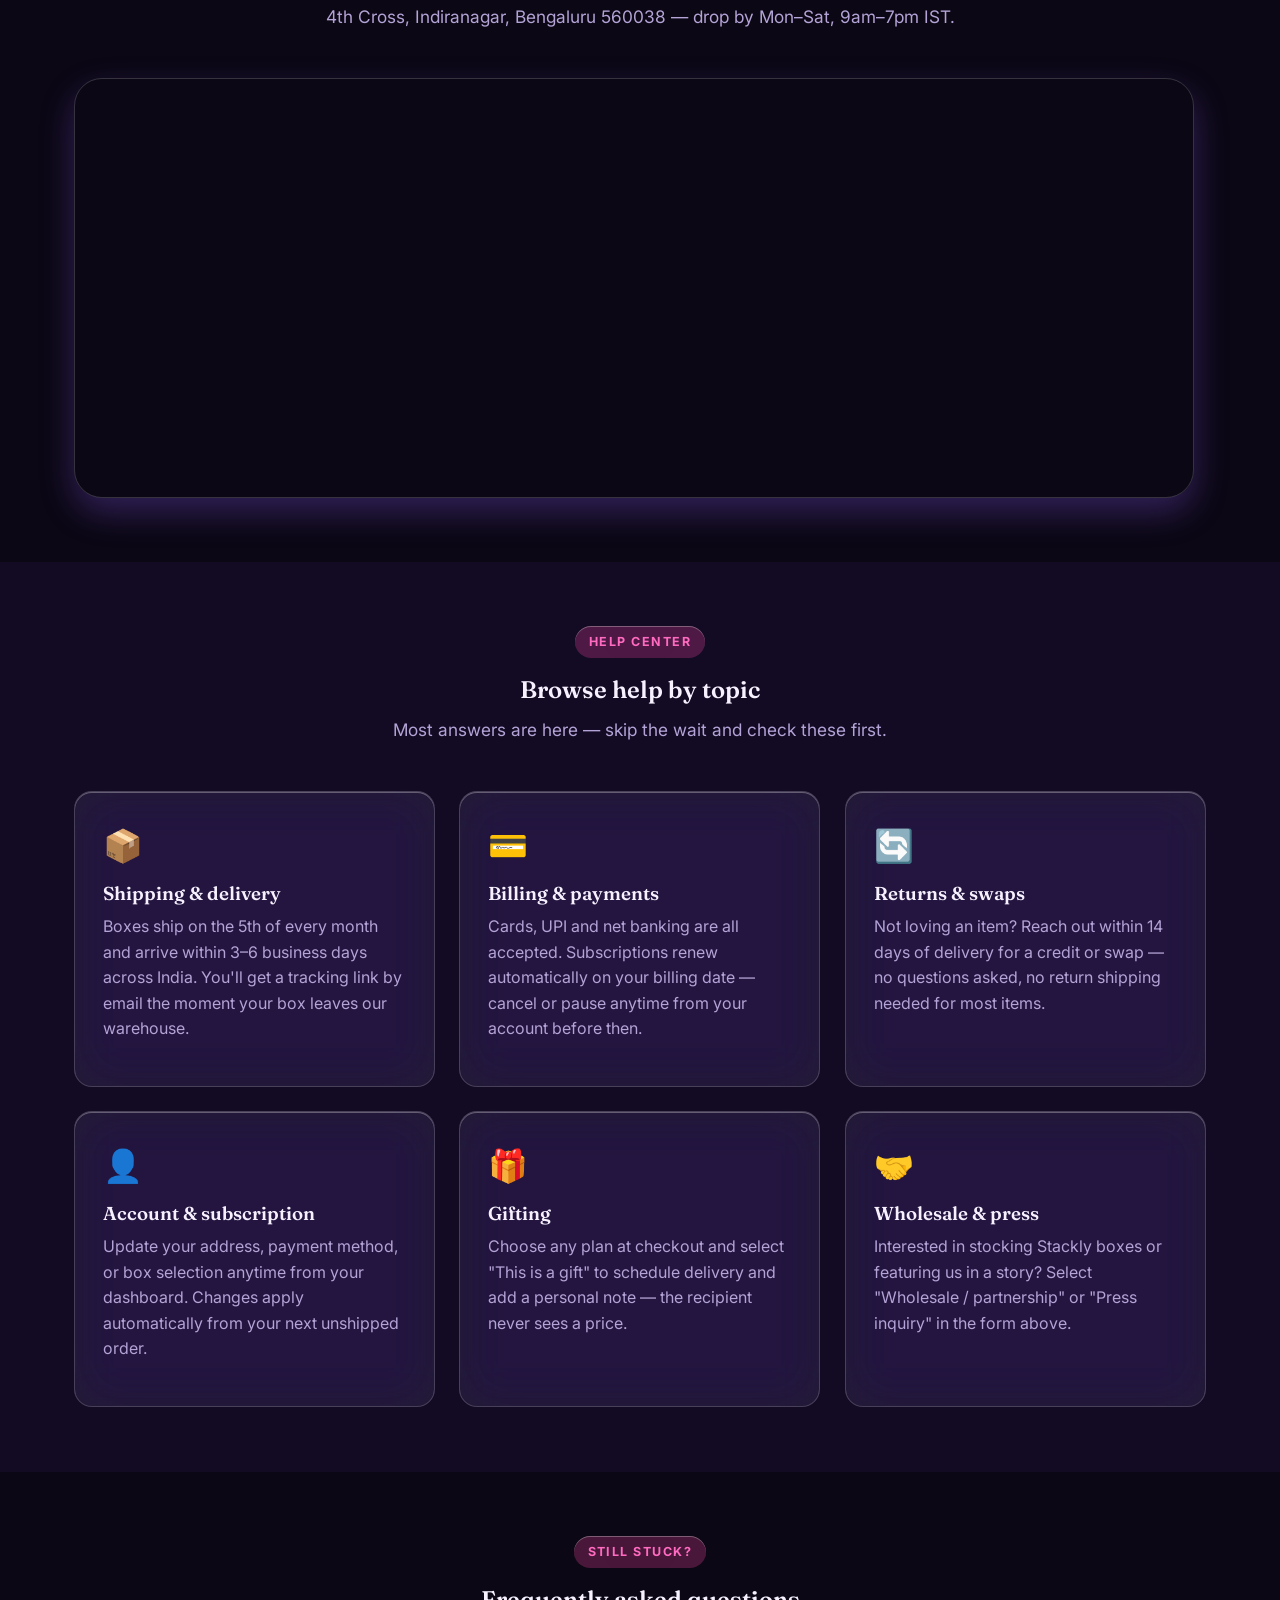
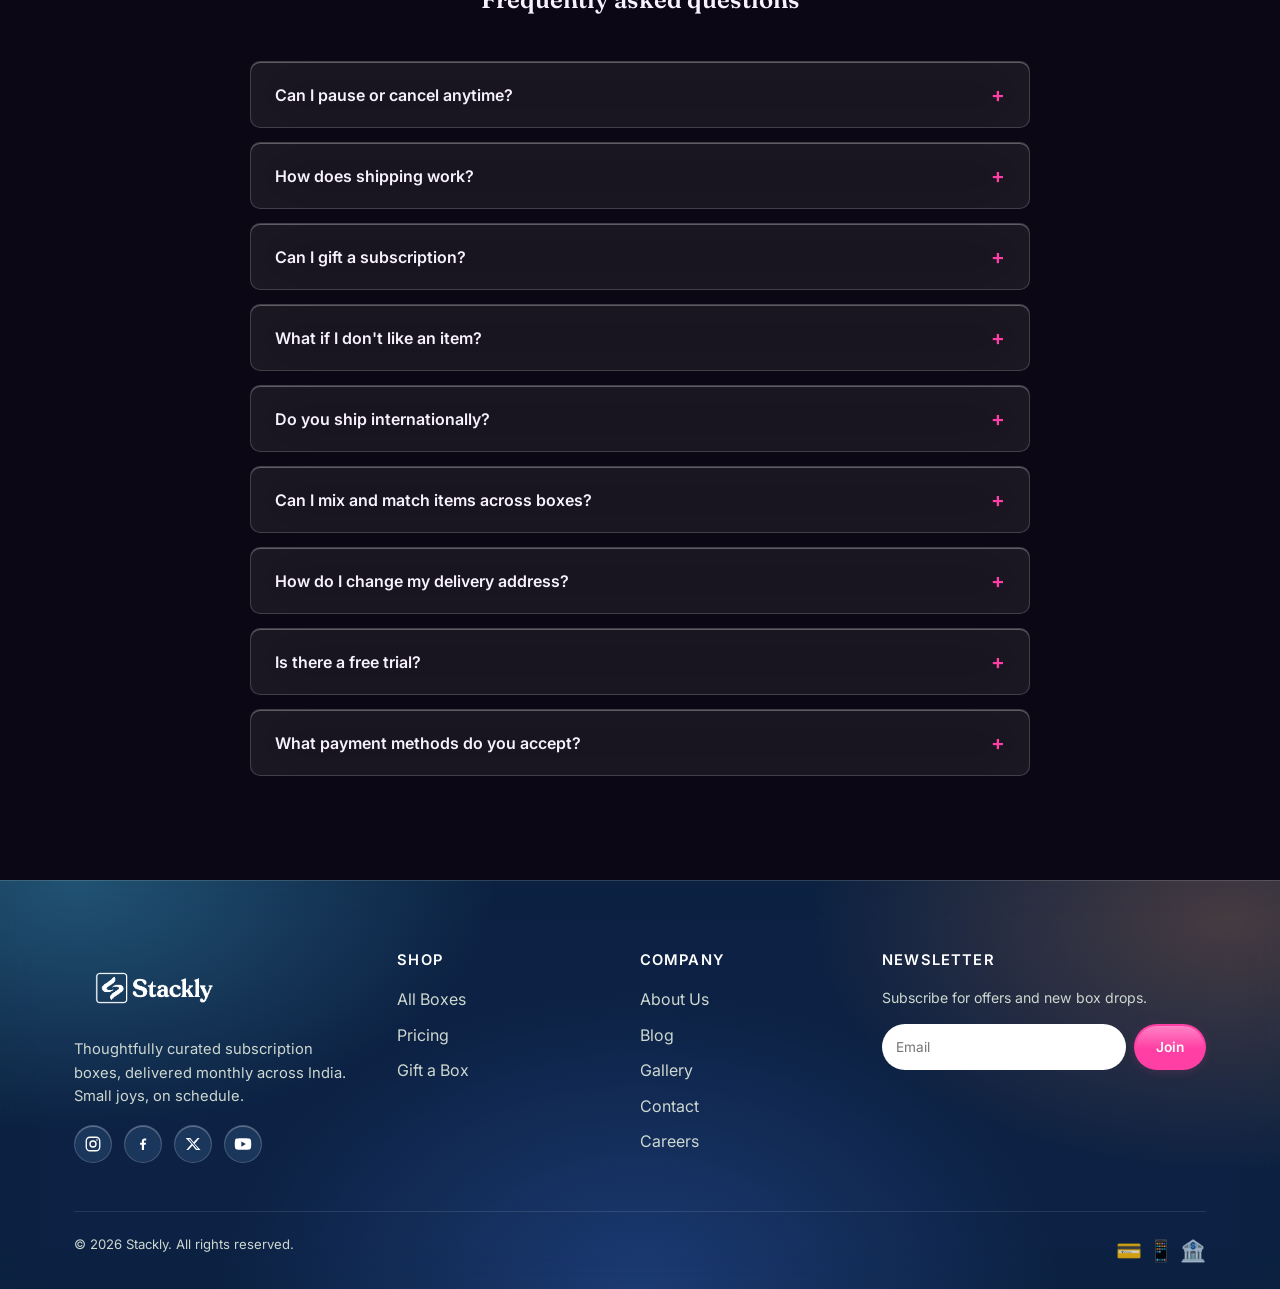
<file: contact.html>
<!DOCTYPE html>
<html lang="en">
<head>
<meta charset="UTF-8">
<meta name="viewport" content="width=device-width, initial-scale=1.0">
<title>Contact Us — Stackly</title>
<meta name="description" content="Get in touch with the Stackly team for order help, wholesale inquiries or press.">
<link rel="icon" type="image/webp" href="img/favicon-mark.webp">
<link rel="preconnect" href="https://fonts.googleapis.com">
<link href="https://fonts.googleapis.com/css2?family=Fraunces:ital,wght@0,500;0,600;0,700;1,500&family=Inter:wght@400;500;600;700;800&display=swap" rel="stylesheet">
<link rel="stylesheet" href="css/style.css">
<link rel="stylesheet" href="css/dashboard-v2.css">
<link rel="stylesheet" href="css/animations.css">
</head>
<body>

<div class="nd-blobs" aria-hidden="true"></div>
<div class="nd-blob-3" aria-hidden="true"></div>

<div class="nd-nav">
    <div class="nd-nav-top">
      <a href="index.html" class="nd-brand" aria-label="Stackly home">
        <img src="img/logo-mark.webp" alt="">
        <span>Stackly</span>
      </a>
      <div class="nd-top-right">
      <div class="nd-user">
        <a href="login.html" class="nd-avatar" aria-label="Login" style="text-decoration:none;">👤</a>
        <a href="#" data-cart-open class="nd-cart-link" aria-label="Open cart">🛍️<span class="cart-count">0</span></a>
      </div>
      <button class="nd-hamburger" aria-label="Menu" aria-expanded="false" aria-controls="nd-nav-links">
        <span></span><span></span><span></span>
      </button>
      </div>
    </div>
    <nav class="nd-nav-links">
      <a href="index.html">Home</a>
      <a href="boxes.html">Boxes</a>
      <a href="pricing.html">Pricing</a>
      <a href="blog.html">Blog</a>
      <a href="gallery.html">Gallery</a>
      <a href="about.html">About</a>
      <a href="contact.html" class="active">Contact</a>
    </nav>
      <a href="pricing.html" class="nd-feature-cta nd-cta-inline" style="padding:10px 20px; width:auto;">Get Started</a>
  </div>

<section class="page-hero page-hero-video">
  <video class="page-hero-bg" autoplay muted loop playsinline preload="auto" poster="video/hero-video-poster.webp">
    <source src="video/doorstep-delivery.mp4" type="video/mp4">
  </video>
  <div class="page-hero-overlay" aria-hidden="true"></div>
  <div class="container">
    <span class="eyebrow">We're here to help</span>
    <h1>Get in touch</h1>
    <p class="hero-lead" style="margin:0 auto;">Questions about an order, a partnership idea, or just want to say hi? Drop us a line.</p>
    <div class="breadcrumb"><a href="index.html">Home</a> / Contact</div>
  </div>
</section>

<section class="section-tight">
  <div class="container">
    <div class="stat-grid reveal">
      <div><strong>&lt;24h</strong><span>Average email response</span></div>
      <div><strong>Mon–Sat</strong><span>9am–7pm IST support</span></div>
      <div><strong>98%</strong><span>Customer satisfaction</span></div>
      <div><strong>Bengaluru</strong><span>India-based support team</span></div>
    </div>
  </div>
</section>

<section>
  <div class="container contact-grid">
    <div class="contact-info-card reveal">
      <h3>Contact details</h3>
      <div class="contact-row">
        <span class="ic">📍</span>
        <div><strong>Studio</strong><br><span class="text-muted" style="color:#cdd8d0;">4th Cross, Indiranagar, Bengaluru 560038</span></div>
      </div>
      <div class="contact-row">
        <span class="ic">✉️</span>
        <div><strong>Email</strong><br><span class="text-muted" style="color:#cdd8d0;">hello@stackly.example</span></div>
      </div>
      <div class="contact-row">
        <span class="ic">📞</span>
        <div><strong>Phone</strong><br><span class="text-muted" style="color:#cdd8d0;">+91 98450 12345</span></div>
      </div>
      <div class="contact-row">
        <span class="ic">🕒</span>
        <div><strong>Support hours</strong><br><span class="text-muted" style="color:#cdd8d0;">Mon–Sat, 9am–7pm IST</span></div>
      </div>
      <div class="footer-social" style="margin-top:24px;">
        <a href="404.html" aria-label="Instagram"><svg viewBox="0 0 24 24" width="18" height="18" fill="none" stroke="currentColor" stroke-width="1.8"><rect x="3" y="3" width="18" height="18" rx="5"/><circle cx="12" cy="12" r="4"/><circle cx="17.3" cy="6.7" r="1.1" fill="currentColor" stroke="none"/></svg></a>
        <a href="404.html" aria-label="Facebook"><svg viewBox="0 0 24 24" width="16" height="16" fill="currentColor"><path d="M13.5 21v-7.8h2.6l.4-3.1h-3V8.1c0-.9.2-1.5 1.6-1.5h1.7V3.8C16.5 3.7 15.5 3.6 14.4 3.6c-2.4 0-4.1 1.5-4.1 4.2v2.3H7.6v3.1h2.7V21h3.2z"/></svg></a>
        <a href="404.html" aria-label="Twitter"><svg viewBox="0 0 24 24" width="16" height="16" fill="currentColor"><path d="M18.9 3H22l-7.4 8.5L23.3 21h-6.8l-5.3-6.9L5 21H1.9l7.9-9L1 3h7l4.8 6.3L18.9 3zm-1.2 16h1.9L7.4 5H5.4l12.3 14z"/></svg></a>
      </div>
    </div>

    <div class="contact-form reveal">
      <h3>Send us a message</h3>
      <form id="contactForm" novalidate>
        <div class="form-grid">
          <div class="form-field">
            <label for="cf-name">Full name</label>
            <input type="text" id="cf-name" name="name" required placeholder="Jane Doe">
            <span class="field-error"></span>
          </div>
          <div class="form-field">
            <label for="cf-email">Email address</label>
            <input type="email" id="cf-email" name="email" required placeholder="you@example.com">
            <span class="field-error"></span>
          </div>
        </div>
        <div class="form-field">
          <label for="cf-subject">Subject</label>
          <select id="cf-subject" name="subject" required>
            <option value="">Select a topic</option>
            <option>Order support</option>
            <option>Billing question</option>
            <option>Wholesale / partnership</option>
            <option>Press inquiry</option>
            <option>Something else</option>
          </select>
          <span class="field-error"></span>
        </div>
        <div class="form-field">
          <label for="cf-message">Message</label>
          <textarea id="cf-message" name="message" rows="5" required placeholder="How can we help?"></textarea>
          <span class="field-error"></span>
        </div>
        <button type="submit" class="btn btn-primary btn-block">Send Message</button>
        <p id="contactSuccess" class="form-msg ok" style="margin-top:14px; text-align:center;"></p>
      </form>
    </div>
  </div>
</section>

<section class="section-tight">
  <div class="container">
    <div class="section-head center reveal">
      <span class="eyebrow">Find us</span>
      <h2>Visit our studio</h2>
      <p>4th Cross, Indiranagar, Bengaluru 560038 — drop by Mon–Sat, 9am–7pm IST.</p>
    </div>
    <div class="map-embed reveal">
      <iframe
        src="https://maps.google.com/maps?q=4th%20Cross%20Road%2C%20Indiranagar%2C%20Bengaluru%2C%20560038&t=&z=14&ie=UTF8&iwloc=&output=embed"
        loading="lazy"
        referrerpolicy="no-referrer-when-downgrade"
        title="Stackly studio location — Indiranagar, Bengaluru"
        aria-label="Map showing the Stackly studio location in Indiranagar, Bengaluru">
      </iframe>
    </div>
  </div>
</section>

<section class="section-tight" style="background: var(--cream-2);">
  <div class="container">
    <div class="section-head center reveal">
      <span class="eyebrow">Help Center</span>
      <h2>Browse help by topic</h2>
      <p>Most answers are here — skip the wait and check these first.</p>
    </div>
    <div class="value-grid">
      <div class="info-card reveal" style="text-align:left;">
        <div class="icon">📦</div>
        <h3>Shipping &amp; delivery</h3>
        <p class="text-muted">Boxes ship on the 5th of every month and arrive within 3–6 business days across India. You'll get a tracking link by email the moment your box leaves our warehouse.</p>
      </div>
      <div class="info-card reveal" style="text-align:left;">
        <div class="icon">💳</div>
        <h3>Billing &amp; payments</h3>
        <p class="text-muted">Cards, UPI and net banking are all accepted. Subscriptions renew automatically on your billing date — cancel or pause anytime from your account before then.</p>
      </div>
      <div class="info-card reveal" style="text-align:left;">
        <div class="icon">🔄</div>
        <h3>Returns &amp; swaps</h3>
        <p class="text-muted">Not loving an item? Reach out within 14 days of delivery for a credit or swap — no questions asked, no return shipping needed for most items.</p>
      </div>
      <div class="info-card reveal" style="text-align:left;">
        <div class="icon">👤</div>
        <h3>Account &amp; subscription</h3>
        <p class="text-muted">Update your address, payment method, or box selection anytime from your dashboard. Changes apply automatically from your next unshipped order.</p>
      </div>
      <div class="info-card reveal" style="text-align:left;">
        <div class="icon">🎁</div>
        <h3>Gifting</h3>
        <p class="text-muted">Choose any plan at checkout and select "This is a gift" to schedule delivery and add a personal note — the recipient never sees a price.</p>
      </div>
      <div class="info-card reveal" style="text-align:left;">
        <div class="icon">🤝</div>
        <h3>Wholesale &amp; press</h3>
        <p class="text-muted">Interested in stocking Stackly boxes or featuring us in a story? Select "Wholesale / partnership" or "Press inquiry" in the form above.</p>
      </div>
    </div>
  </div>
</section>

<section class="section-tight">
  <div class="container">
    <div class="section-head center reveal">
      <span class="eyebrow">Still stuck?</span>
      <h2>Frequently asked questions</h2>
    </div>
    <div class="faq-list reveal" id="faqList"></div>
  </div>
</section>

<footer class="site-footer">
  <div class="container">
    <div class="footer-grid">
      <div class="footer-about">
        <a href="index.html" class="logo"><img src="img/logo.webp" alt="Stackly" class="logo-img"></a>
        <p>Thoughtfully curated subscription boxes, delivered monthly across India. Small joys, on schedule.</p>
        <div class="footer-social">
          <a href="404.html" aria-label="Instagram"><svg viewBox="0 0 24 24" width="18" height="18" fill="none" stroke="currentColor" stroke-width="1.8"><rect x="3" y="3" width="18" height="18" rx="5"/><circle cx="12" cy="12" r="4"/><circle cx="17.3" cy="6.7" r="1.1" fill="currentColor" stroke="none"/></svg></a>
          <a href="404.html" aria-label="Facebook"><svg viewBox="0 0 24 24" width="16" height="16" fill="currentColor"><path d="M13.5 21v-7.8h2.6l.4-3.1h-3V8.1c0-.9.2-1.5 1.6-1.5h1.7V3.8C16.5 3.7 15.5 3.6 14.4 3.6c-2.4 0-4.1 1.5-4.1 4.2v2.3H7.6v3.1h2.7V21h3.2z"/></svg></a>
          <a href="404.html" aria-label="Twitter"><svg viewBox="0 0 24 24" width="16" height="16" fill="currentColor"><path d="M18.9 3H22l-7.4 8.5L23.3 21h-6.8l-5.3-6.9L5 21H1.9l7.9-9L1 3h7l4.8 6.3L18.9 3zm-1.2 16h1.9L7.4 5H5.4l12.3 14z"/></svg></a>
          <a href="404.html" aria-label="YouTube"><svg viewBox="0 0 24 24" width="18" height="18" fill="currentColor"><path d="M23 12s0-3.6-.5-5.3c-.3-1-1-1.8-2-2C18.9 4.2 12 4.2 12 4.2s-6.9 0-8.5.5c-1 .2-1.8 1-2 2C1 8.4 1 12 1 12s0 3.6.5 5.3c.3 1 1 1.7 2 2 1.6.5 8.5.5 8.5.5s6.9 0 8.5-.5c1-.3 1.7-1 2-2 .5-1.7.5-5.3.5-5.3zM9.8 15.5V8.5L15.8 12l-6 3.5z"/></svg></a>
        </div>
      </div>
      <div>
        <h4>Shop</h4>
        <ul>
          <li><a href="boxes.html">All Boxes</a></li>
          <li><a href="pricing.html">Pricing</a></li>
          <li><a href="boxes.html">Gift a Box</a></li>
        </ul>
      </div>
      <div>
        <h4>Company</h4>
        <ul>
          <li><a href="about.html">About Us</a></li>
          <li><a href="blog.html">Blog</a></li>
          <li><a href="gallery.html">Gallery</a></li>
          <li><a href="contact.html">Contact</a></li>
          <li><a href="#">Careers</a></li>
        </ul>
      </div>
      <div>
        <h4>Newsletter</h4>
        <p style="font-size:.88rem;">Subscribe for offers and new box drops.</p>
        <form class="newsletter-form" style="display:flex; gap:8px;">
          <input type="email" placeholder="Email" required style="flex:1; padding:10px 14px; border-radius:999px; border:none; font-size:.85rem;">
          <a href="404.html" class="btn btn-primary btn-sm">Join</a>
        </form>
        <p class="form-msg" style="font-size:.78rem;"></p>
      </div>
    </div>
    <div class="footer-bottom">
      <span>© <span class="year"></span> Stackly. All rights reserved.</span>
      <span class="payments">💳 📱 🏦</span>
    </div>
  </div>
</footer>

<div class="toast-stack"></div>
<div class="overlay" id="overlay"></div>
<aside class="cart-drawer" id="cartDrawer">
  <div class="cart-head">
    <h3>Your Box</h3>
    <button class="cart-close" id="cartClose" aria-label="Close cart">✕</button>
  </div>
  <div class="cart-items" id="cartItems"></div>
  <div class="cart-foot">
    <div class="cart-total"><span>Estimated total</span><span id="cartTotal">₹0 / mo</span></div>
    <button class="btn btn-primary btn-block" id="checkoutBtn">Checkout</button>
  </div>
</aside>
<button class="back-to-top" aria-label="Back to top">↑</button>

<script src="js/main.js"></script>
</body>
</html>
</file>
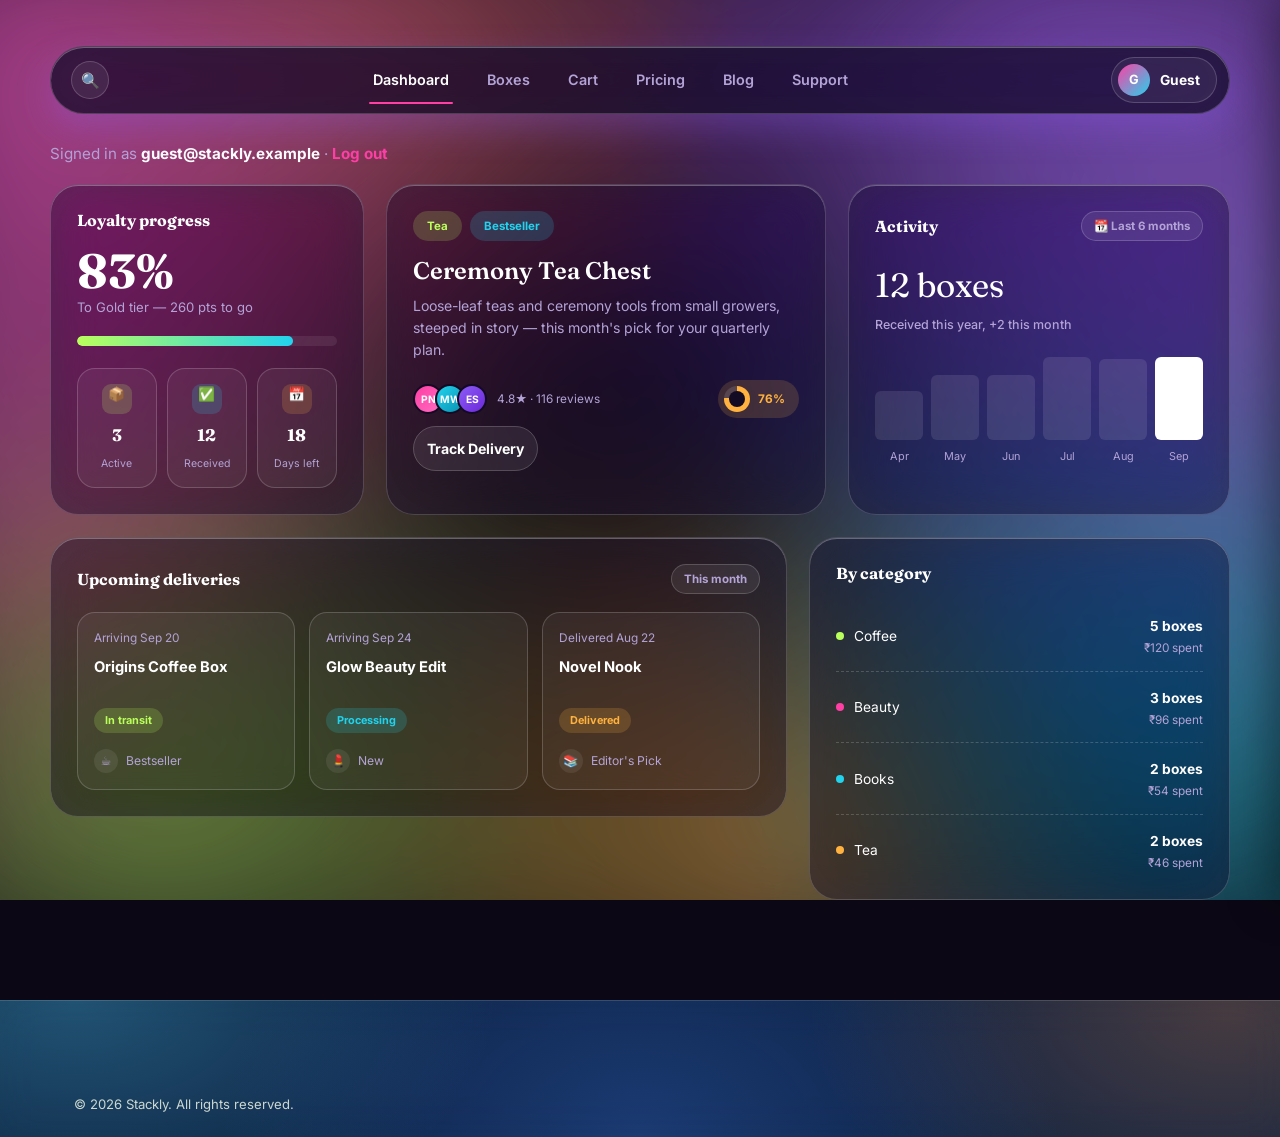
<file: customer-dashboard.html>
<!DOCTYPE html>
<html lang="en">
<head>
<meta charset="UTF-8">
<meta name="viewport" content="width=device-width, initial-scale=1.0">
<title>My Dashboard — Stackly</title>
<meta name="description" content="Manage your Stackly subscription, track deliveries, and view your box history.">
<link rel="icon" type="image/webp" href="img/favicon-mark.webp">
<link rel="preconnect" href="https://fonts.googleapis.com">
<link href="https://fonts.googleapis.com/css2?family=Fraunces:ital,wght@0,500;0,600;0,700;1,500&family=Inter:wght@400;500;600;700;800&display=swap" rel="stylesheet">
<link rel="stylesheet" href="css/style.css">
<link rel="stylesheet" href="css/auth.css">
<link rel="stylesheet" href="css/dashboard-v2.css">
<link rel="stylesheet" href="css/animations.css">
</head>
<body>

<div class="nd-blobs" aria-hidden="true"></div>
<div class="nd-blob-3" aria-hidden="true"></div>

<div class="nd-page">

  <div class="nd-nav">
    <div class="nd-nav-top">
      <button class="nd-search" aria-label="Search">🔍</button>
      <div class="nd-top-right">
      <div class="nd-user">
        <div class="nd-avatar" data-user-initial>G</div>
        <span data-user-name>Guest</span>
      </div>
      <button class="nd-hamburger" aria-label="Menu" aria-expanded="false" aria-controls="nd-nav-links">
        <span></span><span></span><span></span>
      </button>
      </div>
    </div>
    <nav class="nd-nav-links">
      <a href="customer-dashboard.html" class="active">Dashboard</a>
      <a href="boxes.html">Boxes</a>
      <a href="#" data-cart-open>Cart</a>
      <a href="pricing.html">Pricing</a>
      <a href="blog.html">Blog</a>
      <a href="contact.html">Support</a>
    </nav>
  </div>

  <div class="nd-wrap">
    <p class="nd-greet">Signed in as <strong data-user-email>guest@stackly.example</strong> · <a href="#" data-logout style="color:var(--coral); font-weight:700;">Log out</a></p>

    <!-- ROW 1 -->
    <div class="nd-row1">

      <!-- A: progress -->
      <div class="nd-card reveal is-visible">
        <div class="nd-eyebrow-row">
          <h3>Loyalty progress</h3>
        </div>
        <div class="nd-big-stat">83%</div>
        <div class="nd-big-stat-label">To Gold tier — 260 pts to go</div>
        <div class="nd-progress-track"><div class="nd-progress-fill" style="width:83%;"></div></div>
        <div class="nd-mini-grid">
          <div class="nd-mini-stat"><div class="ic">📦</div><strong>3</strong><span>Active</span></div>
          <div class="nd-mini-stat"><div class="ic">✅</div><strong>12</strong><span>Received</span></div>
          <div class="nd-mini-stat"><div class="ic">📅</div><strong>18</strong><span>Days left</span></div>
        </div>
      </div>

      <!-- B: featured box -->
      <div class="nd-card reveal is-visible">
        <div class="nd-tag-row">
          <span class="nd-tag lime">Tea</span>
          <span class="nd-tag cyan">Bestseller</span>
        </div>
        <h2 class="nd-feature-title">Ceremony Tea Chest</h2>
        <p class="nd-feature-desc">Loose-leaf teas and ceremony tools from small growers, steeped in story — this month's pick for your quarterly plan.</p>
        <div class="nd-feature-foot">
          <div style="display:flex; align-items:center;">
            <div class="nd-avatars">
              <div class="a" style="background:linear-gradient(135deg,var(--coral),var(--coral-dark));">PN</div>
              <div class="a" style="background:linear-gradient(135deg,var(--gold),#0891b2);">MW</div>
              <div class="a" style="background:linear-gradient(135deg,var(--forest),#6d28d9);">ES</div>
            </div>
            <span class="nd-avatars-label">4.8★ · 116 reviews</span>
          </div>
          <div class="nd-donut"><span class="ring"></span><span>76%</span></div>
        </div>
        <a href="boxes.html" class="nd-feature-cta">Track Delivery</a>
      </div>

      <!-- C: activity -->
      <div class="nd-card reveal is-visible">
        <div class="nd-eyebrow-row">
          <h3>Activity</h3>
          <span class="nd-pill">📆 Last 6 months</span>
        </div>
        <div class="nd-activity-stat">12 boxes<span>Received this year, +2 this month</span></div>
        <div class="nd-chart">
          <div class="col"><div class="bar" style="height:45%;"></div><span>Apr</span></div>
          <div class="col"><div class="bar" style="height:60%;"></div><span>May</span></div>
          <div class="col"><div class="bar" style="height:60%;"></div><span>Jun</span></div>
          <div class="col"><div class="bar" style="height:80%;"></div><span>Jul</span></div>
          <div class="col"><div class="bar" style="height:75%;"></div><span>Aug</span></div>
          <div class="col peak"><div class="bar" style="height:100%;"></div><span>Sep</span></div>
        </div>
      </div>
    </div>

    <!-- ROW 2 -->
    <div class="nd-row2">

      <!-- D: upcoming deliveries -->
      <div class="nd-card reveal is-visible">
        <div class="nd-eyebrow-row">
          <h3>Upcoming deliveries</h3>
          <span class="nd-pill">This month</span>
        </div>
        <div class="nd-schedule-list">
          <div class="nd-sched-card">
            <span class="nd-sched-time">Arriving Sep 20</span>
            <strong>Origins Coffee Box</strong>
            <span class="nd-sched-tag beg">In transit</span>
            <div class="nd-sched-foot"><span class="nd-sched-avatar">☕</span><span>Bestseller</span></div>
          </div>
          <div class="nd-sched-card">
            <span class="nd-sched-time">Arriving Sep 24</span>
            <strong>Glow Beauty Edit</strong>
            <span class="nd-sched-tag adv">Processing</span>
            <div class="nd-sched-foot"><span class="nd-sched-avatar">💄</span><span>New</span></div>
          </div>
          <div class="nd-sched-card">
            <span class="nd-sched-time">Delivered Aug 22</span>
            <strong>Novel Nook</strong>
            <span class="nd-sched-tag pop">Delivered</span>
            <div class="nd-sched-foot"><span class="nd-sched-avatar">📚</span><span>Editor's Pick</span></div>
          </div>
        </div>
      </div>

      <!-- E: by category -->
      <div class="nd-card reveal is-visible">
        <div class="nd-eyebrow-row">
          <h3>By category</h3>
        </div>
        <div class="nd-platform-list">
          <div class="nd-platform-row">
            <div class="lead"><span class="dot" style="background:var(--nd-lime);"></span>Coffee</div>
            <div style="text-align:right;"><strong>5 boxes</strong><span class="meta">₹120 spent</span></div>
          </div>
          <div class="nd-platform-row">
            <div class="lead"><span class="dot" style="background:var(--coral);"></span>Beauty</div>
            <div style="text-align:right;"><strong>3 boxes</strong><span class="meta">₹96 spent</span></div>
          </div>
          <div class="nd-platform-row">
            <div class="lead"><span class="dot" style="background:var(--gold);"></span>Books</div>
            <div style="text-align:right;"><strong>2 boxes</strong><span class="meta">₹54 spent</span></div>
          </div>
          <div class="nd-platform-row">
            <div class="lead"><span class="dot" style="background:var(--nd-orange);"></span>Tea</div>
            <div style="text-align:right;"><strong>2 boxes</strong><span class="meta">₹46 spent</span></div>
          </div>
        </div>
      </div>
    </div>
  </div>
</div>

<footer class="site-footer">
  <div class="container">
    <div class="footer-bottom" style="border-top:none;">
      <span>© <span class="year"></span> Stackly. All rights reserved.</span>
    </div>
  </div>
</footer>

<div class="toast-stack"></div>
<div class="overlay" id="overlay"></div>
<aside class="cart-drawer" id="cartDrawer">
  <div class="cart-head">
    <h3>Your Box</h3>
    <button class="cart-close" id="cartClose" aria-label="Close cart">✕</button>
  </div>
  <div class="cart-items" id="cartItems"></div>
  <div class="cart-foot">
    <div class="cart-total"><span>Estimated total</span><span id="cartTotal">₹0 / mo</span></div>
    <button class="btn btn-primary btn-block" id="checkoutBtn">Checkout</button>
  </div>
</aside>

<script src="js/main.js"></script>
<script src="js/dashboard.js"></script>
</body>
</html>
</file>
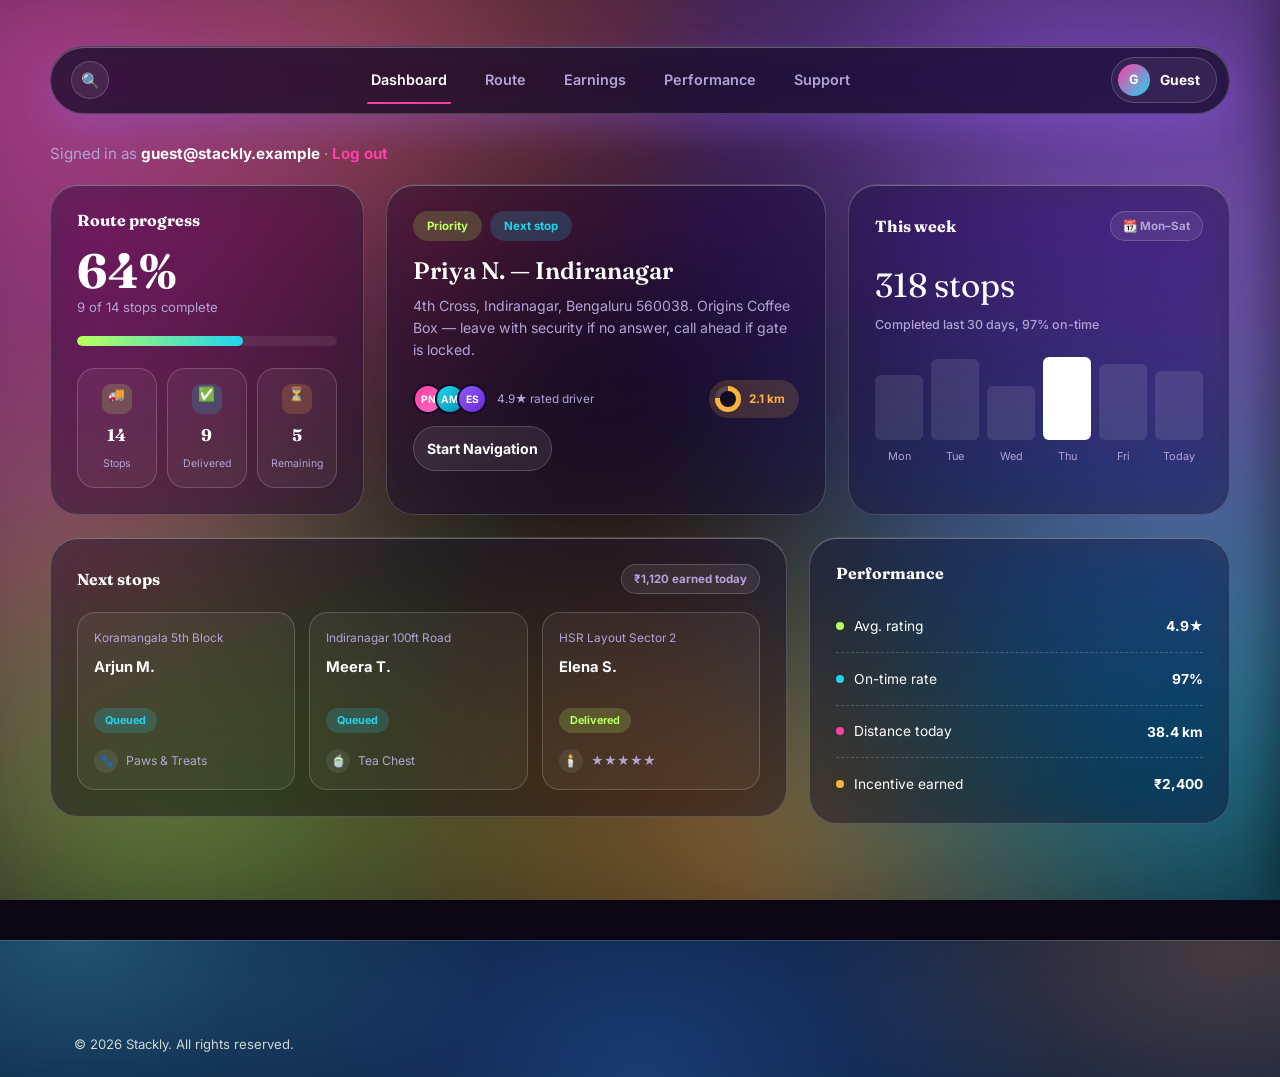
<file: delivery-dashboard.html>
<!DOCTYPE html>
<html lang="en">
<head>
<meta charset="UTF-8">
<meta name="viewport" content="width=device-width, initial-scale=1.0">
<title>Delivery Dashboard — Stackly</title>
<meta name="description" content="Track your assigned Stackly deliveries and update drop-off status on the go.">
<link rel="icon" type="image/webp" href="img/favicon-mark.webp">
<link rel="preconnect" href="https://fonts.googleapis.com">
<link href="https://fonts.googleapis.com/css2?family=Fraunces:ital,wght@0,500;0,600;0,700;1,500&family=Inter:wght@400;500;600;700;800&display=swap" rel="stylesheet">
<link rel="stylesheet" href="css/style.css">
<link rel="stylesheet" href="css/auth.css">
<link rel="stylesheet" href="css/dashboard-v2.css">
<link rel="stylesheet" href="css/animations.css">
</head>
<body>

<div class="nd-blobs" aria-hidden="true"></div>
<div class="nd-blob-3" aria-hidden="true"></div>

<div class="nd-page">

  <div class="nd-nav">
    <div class="nd-nav-top">
      <button class="nd-search" aria-label="Search">🔍</button>
      <div class="nd-top-right">
      <div class="nd-user">
        <div class="nd-avatar" data-user-initial>G</div>
        <span data-user-name>Guest</span>
      </div>
      <button class="nd-hamburger" aria-label="Menu" aria-expanded="false" aria-controls="nd-nav-links">
        <span></span><span></span><span></span>
      </button>
      </div>
    </div>
    <nav class="nd-nav-links">
      <a href="delivery-dashboard.html" class="active">Dashboard</a>
      <a href="#">Route</a>
      <a href="#">Earnings</a>
      <a href="#">Performance</a>
      <a href="contact.html">Support</a>
    </nav>
  </div>

  <div class="nd-wrap">
    <p class="nd-greet">Signed in as <strong data-user-email>guest@stackly.example</strong> · <a href="#" data-logout style="color:var(--coral); font-weight:700;">Log out</a></p>

    <!-- ROW 1 -->
    <div class="nd-row1">

      <!-- A: route progress -->
      <div class="nd-card reveal is-visible">
        <div class="nd-eyebrow-row">
          <h3>Route progress</h3>
        </div>
        <div class="nd-big-stat">64%</div>
        <div class="nd-big-stat-label">9 of 14 stops complete</div>
        <div class="nd-progress-track"><div class="nd-progress-fill" style="width:64%;"></div></div>
        <div class="nd-mini-grid">
          <div class="nd-mini-stat"><div class="ic">🚚</div><strong>14</strong><span>Stops</span></div>
          <div class="nd-mini-stat"><div class="ic">✅</div><strong>9</strong><span>Delivered</span></div>
          <div class="nd-mini-stat"><div class="ic">⏳</div><strong>5</strong><span>Remaining</span></div>
        </div>
      </div>

      <!-- B: next stop -->
      <div class="nd-card reveal is-visible">
        <div class="nd-tag-row">
          <span class="nd-tag lime">Priority</span>
          <span class="nd-tag cyan">Next stop</span>
        </div>
        <h2 class="nd-feature-title">Priya N. — Indiranagar</h2>
        <p class="nd-feature-desc">4th Cross, Indiranagar, Bengaluru 560038. Origins Coffee Box — leave with security if no answer, call ahead if gate is locked.</p>
        <div class="nd-feature-foot">
          <div style="display:flex; align-items:center;">
            <div class="nd-avatars">
              <div class="a" style="background:linear-gradient(135deg,var(--coral),var(--coral-dark));">PN</div>
              <div class="a" style="background:linear-gradient(135deg,var(--gold),#0891b2);">AM</div>
              <div class="a" style="background:linear-gradient(135deg,var(--forest),#6d28d9);">ES</div>
            </div>
            <span class="nd-avatars-label">4.9★ rated driver</span>
          </div>
          <div class="nd-donut"><span class="ring"></span><span>2.1 km</span></div>
        </div>
        <a href="#" class="nd-feature-cta">Start Navigation</a>
      </div>

      <!-- C: this week -->
      <div class="nd-card reveal is-visible">
        <div class="nd-eyebrow-row">
          <h3>This week</h3>
          <span class="nd-pill">📆 Mon–Sat</span>
        </div>
        <div class="nd-activity-stat">318 stops<span>Completed last 30 days, 97% on-time</span></div>
        <div class="nd-chart">
          <div class="col"><div class="bar" style="height:60%;"></div><span>Mon</span></div>
          <div class="col"><div class="bar" style="height:75%;"></div><span>Tue</span></div>
          <div class="col"><div class="bar" style="height:50%;"></div><span>Wed</span></div>
          <div class="col peak"><div class="bar" style="height:85%;"></div><span>Thu</span></div>
          <div class="col"><div class="bar" style="height:70%;"></div><span>Fri</span></div>
          <div class="col"><div class="bar" style="height:64%;"></div><span>Today</span></div>
        </div>
      </div>
    </div>

    <!-- ROW 2 -->
    <div class="nd-row2">

      <!-- D: next stops -->
      <div class="nd-card reveal is-visible">
        <div class="nd-eyebrow-row">
          <h3>Next stops</h3>
          <span class="nd-pill">₹1,120 earned today</span>
        </div>
        <div class="nd-schedule-list">
          <div class="nd-sched-card">
            <span class="nd-sched-time">Koramangala 5th Block</span>
            <strong>Arjun M.</strong>
            <span class="nd-sched-tag adv">Queued</span>
            <div class="nd-sched-foot"><span class="nd-sched-avatar">🐾</span><span>Paws &amp; Treats</span></div>
          </div>
          <div class="nd-sched-card">
            <span class="nd-sched-time">Indiranagar 100ft Road</span>
            <strong>Meera T.</strong>
            <span class="nd-sched-tag adv">Queued</span>
            <div class="nd-sched-foot"><span class="nd-sched-avatar">🍵</span><span>Tea Chest</span></div>
          </div>
          <div class="nd-sched-card">
            <span class="nd-sched-time">HSR Layout Sector 2</span>
            <strong>Elena S.</strong>
            <span class="nd-sched-tag beg">Delivered</span>
            <div class="nd-sched-foot"><span class="nd-sched-avatar">🕯️</span><span>★★★★★</span></div>
          </div>
        </div>
      </div>

      <!-- E: performance -->
      <div class="nd-card reveal is-visible">
        <div class="nd-eyebrow-row">
          <h3>Performance</h3>
        </div>
        <div class="nd-platform-list">
          <div class="nd-platform-row">
            <div class="lead"><span class="dot" style="background:var(--nd-lime);"></span>Avg. rating</div>
            <div style="text-align:right;"><strong>4.9★</strong></div>
          </div>
          <div class="nd-platform-row">
            <div class="lead"><span class="dot" style="background:var(--gold);"></span>On-time rate</div>
            <div style="text-align:right;"><strong>97%</strong></div>
          </div>
          <div class="nd-platform-row">
            <div class="lead"><span class="dot" style="background:var(--coral);"></span>Distance today</div>
            <div style="text-align:right;"><strong>38.4 km</strong></div>
          </div>
          <div class="nd-platform-row">
            <div class="lead"><span class="dot" style="background:var(--nd-orange);"></span>Incentive earned</div>
            <div style="text-align:right;"><strong>₹2,400</strong></div>
          </div>
        </div>
      </div>
    </div>
  </div>
</div>

<footer class="site-footer">
  <div class="container">
    <div class="footer-bottom" style="border-top:none;">
      <span>© <span class="year"></span> Stackly. All rights reserved.</span>
    </div>
  </div>
</footer>

<div class="toast-stack"></div>
<div class="overlay" id="overlay"></div>
<aside class="cart-drawer" id="cartDrawer">
  <div class="cart-head">
    <h3>Your Box</h3>
    <button class="cart-close" id="cartClose" aria-label="Close cart">✕</button>
  </div>
  <div class="cart-items" id="cartItems"></div>
  <div class="cart-foot">
    <div class="cart-total"><span>Estimated total</span><span id="cartTotal">₹0 / mo</span></div>
    <button class="btn btn-primary btn-block" id="checkoutBtn">Checkout</button>
  </div>
</aside>

<script src="js/main.js"></script>
<script src="js/dashboard.js"></script>
</body>
</html>
</file>
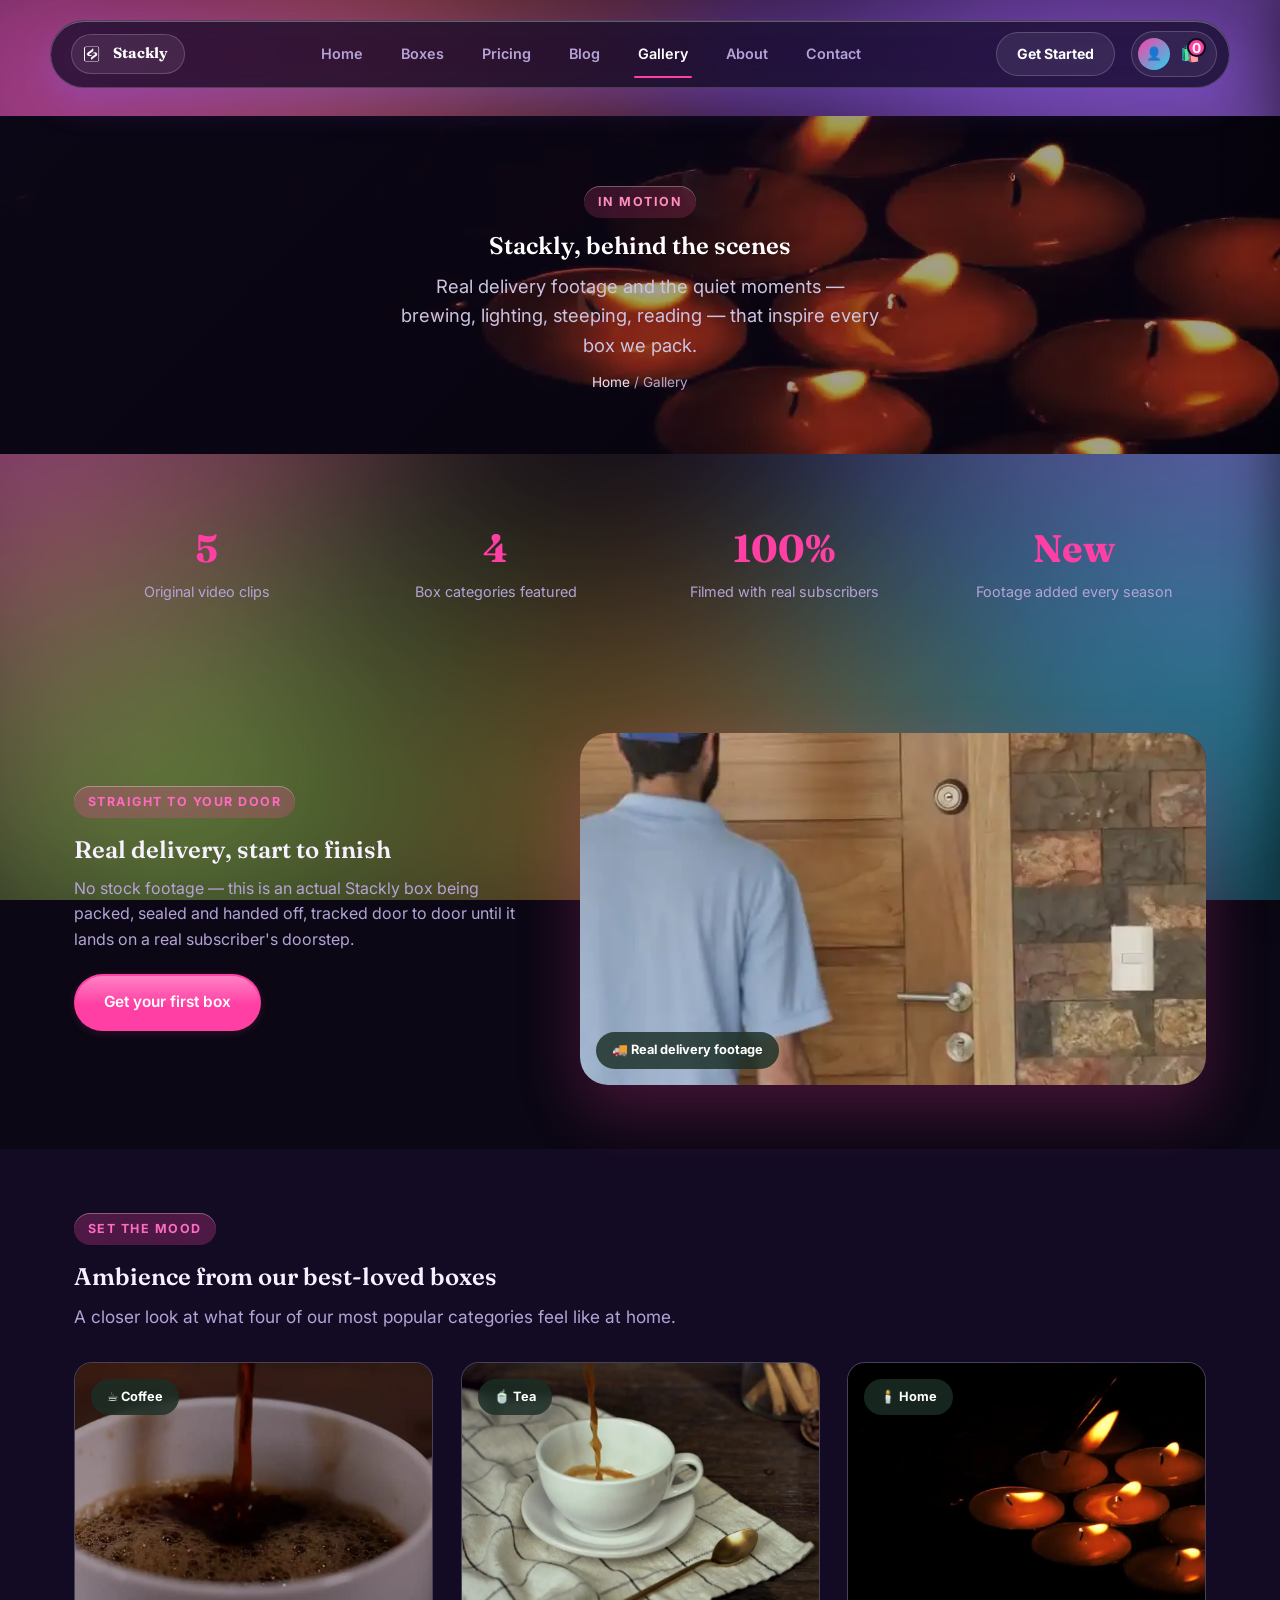
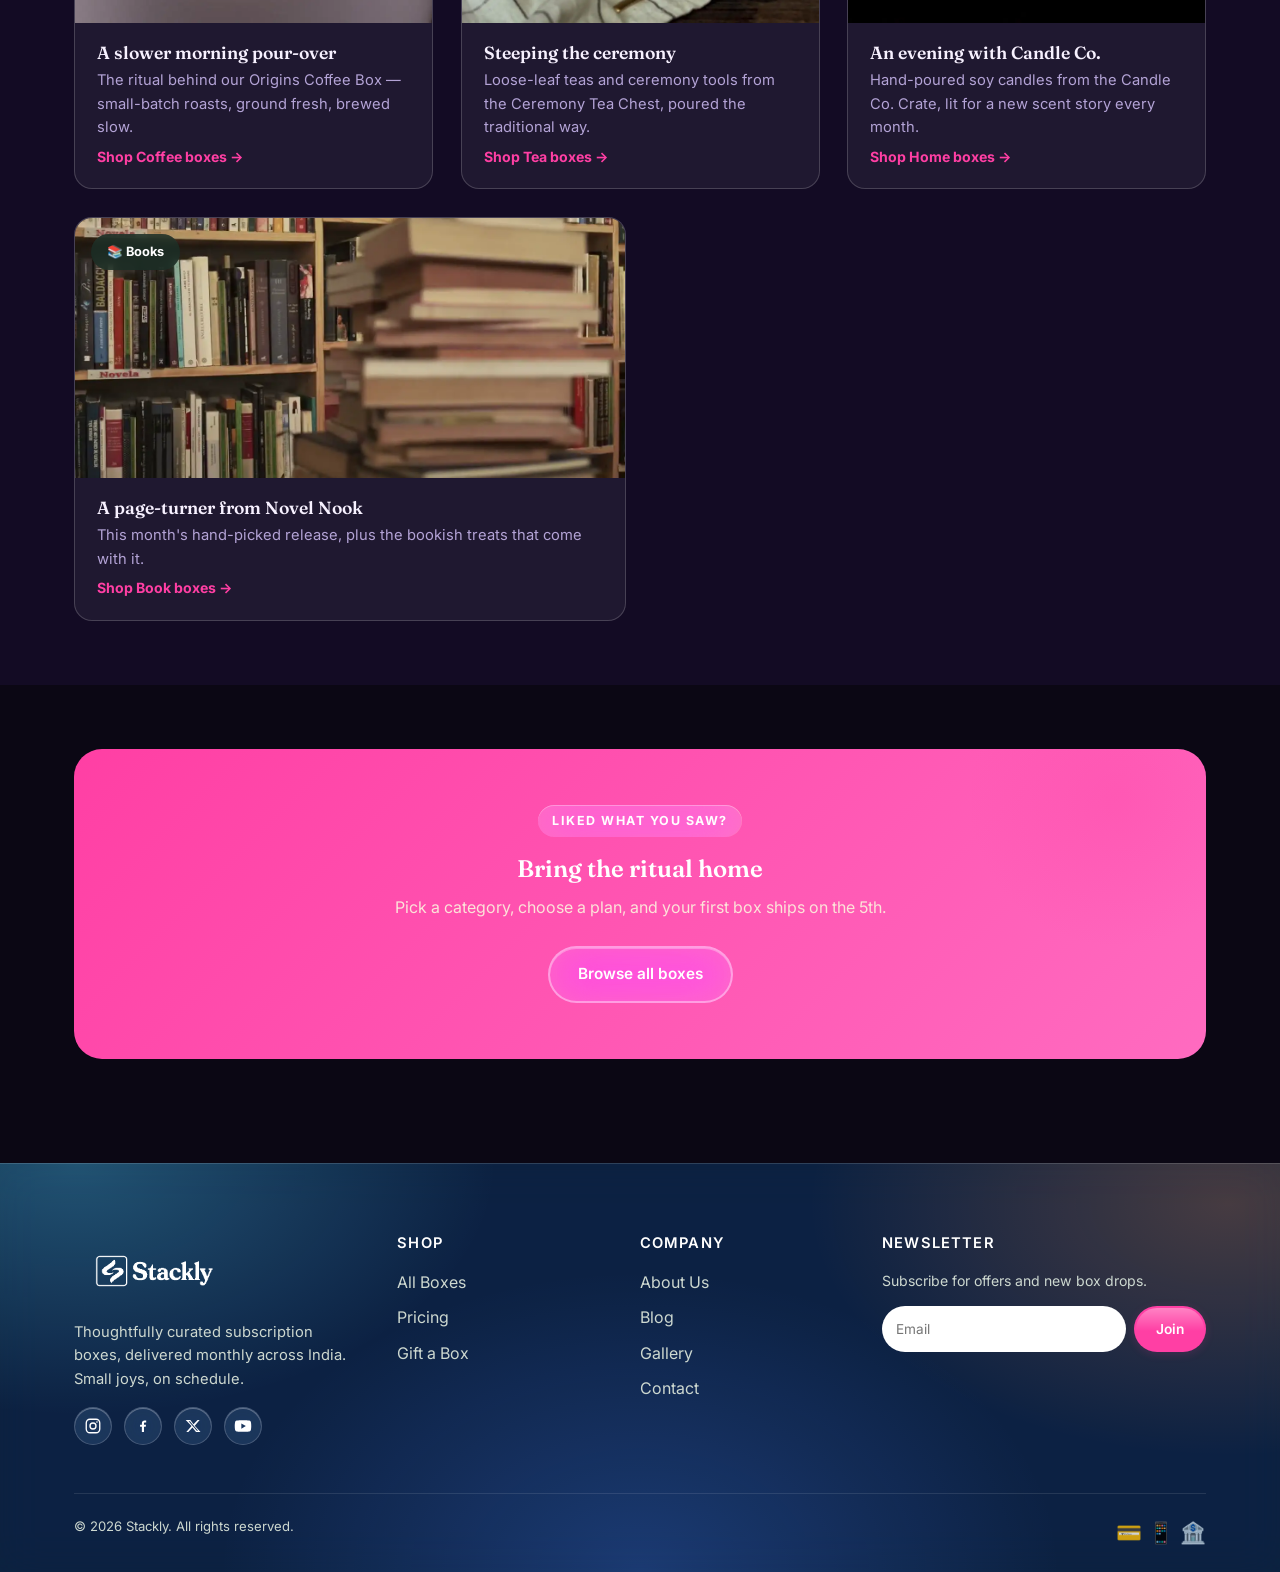
<file: gallery.html>
<!DOCTYPE html>
<html lang="en">
<head>
<meta charset="UTF-8">
<meta name="viewport" content="width=device-width, initial-scale=1.0">
<title>Gallery — Stackly</title>
<meta name="description" content="See Stackly in motion: real delivery footage and behind-the-scenes ambience from our coffee, tea, candle and book boxes.">
<link rel="icon" type="image/webp" href="img/favicon-mark.webp">
<link rel="preconnect" href="https://fonts.googleapis.com">
<link href="https://fonts.googleapis.com/css2?family=Fraunces:ital,wght@0,500;0,600;0,700;1,500&family=Inter:wght@400;500;600;700;800&display=swap" rel="stylesheet">
<link rel="stylesheet" href="css/style.css">
<link rel="stylesheet" href="css/dashboard-v2.css">
<link rel="stylesheet" href="css/animations.css">
<style>
  .gallery-grid { display: flex; flex-wrap: wrap; gap: 28px; }
  .gallery-grid .gallery-card { flex: 1 1 320px; max-width: calc(50% - 14px); }
  .gallery-card {
    position: relative; border-radius: var(--radius-md); overflow: hidden;
    border: 1px solid var(--line); background: var(--paper);
    transition: transform .2s ease, box-shadow .2s ease;
  }
  .gallery-card:hover { transform: translateY(-6px); box-shadow: var(--shadow-lg); }
  .gallery-thumb { position: relative; height: 260px; overflow: hidden; }
  .gallery-thumb video { width: 100%; height: 100%; object-fit: cover; display: block; }
  .gallery-thumb .video-badge { position: absolute; top: 16px; left: 16px; bottom: auto; }
  .gallery-body { padding: 20px 22px; display: flex; flex-direction: column; gap: 6px; }
  .gallery-body h3 { font-size: 1.1rem; margin: 0; }
  .gallery-body p { color: var(--ink-soft); font-size: .92rem; margin: 0; }
  .gallery-body a { font-weight: 700; color: var(--coral); font-size: .88rem; text-decoration: none; }
  @media (max-width: 700px) { .gallery-grid .gallery-card { max-width: 100%; } }
</style>
</head>
<body>

<div class="nd-blobs" aria-hidden="true"></div>
<div class="nd-blob-3" aria-hidden="true"></div>

<div class="nd-nav">
    <div class="nd-nav-top">
      <a href="index.html" class="nd-brand" aria-label="Stackly home">
        <img src="img/logo-mark.webp" alt="">
        <span>Stackly</span>
      </a>
      <div class="nd-top-right">
      <div class="nd-user">
        <a href="login.html" class="nd-avatar" aria-label="Login" style="text-decoration:none;">👤</a>
        <a href="#" data-cart-open class="nd-cart-link" aria-label="Open cart">🛍️<span class="cart-count">0</span></a>
      </div>
      <button class="nd-hamburger" aria-label="Menu" aria-expanded="false" aria-controls="nd-nav-links">
        <span></span><span></span><span></span>
      </button>
      </div>
    </div>
    <nav class="nd-nav-links">
      <a href="index.html">Home</a>
      <a href="boxes.html">Boxes</a>
      <a href="pricing.html">Pricing</a>
      <a href="blog.html">Blog</a>
      <a href="gallery.html" class="active">Gallery</a>
      <a href="about.html">About</a>
      <a href="contact.html">Contact</a>
    </nav>
      <a href="pricing.html" class="nd-feature-cta nd-cta-inline" style="padding:10px 20px; width:auto;">Get Started</a>
  </div>

<section class="page-hero page-hero-video">
  <video class="page-hero-bg" autoplay muted loop playsinline preload="auto" poster="video/hero-bg-candle-poster.webp">
    <source src="video/hero-bg-candle.mp4" type="video/mp4">
  </video>
  <div class="page-hero-overlay" aria-hidden="true"></div>
  <div class="container">
    <span class="eyebrow">In motion</span>
    <h1>Stackly, behind the scenes</h1>
    <p class="hero-lead" style="margin:0 auto;">Real delivery footage and the quiet moments — brewing, lighting, steeping, reading — that inspire every box we pack.</p>
    <div class="breadcrumb"><a href="index.html">Home</a> / Gallery</div>
  </div>
</section>

<section class="section-tight">
  <div class="container">
    <div class="stat-grid reveal">
      <div><strong>5</strong><span>Original video clips</span></div>
      <div><strong>4</strong><span>Box categories featured</span></div>
      <div><strong>100%</strong><span>Filmed with real subscribers</span></div>
      <div><strong>New</strong><span>Footage added every season</span></div>
    </div>
  </div>
</section>

<!-- SEE IT ARRIVE (featured video) -->
<section class="section-tight video-section">
  <div class="container video-wrap">
    <div class="video-copy reveal">
      <span class="eyebrow">Straight to your door</span>
      <h2>Real delivery, start to finish</h2>
      <p class="text-muted">No stock footage — this is an actual Stackly box being packed, sealed and handed off, tracked door to door until it lands on a real subscriber's doorstep.</p>
      <a href="pricing.html" class="btn btn-primary" style="margin-top:6px;">Get your first box</a>
    </div>
    <div class="video-frame reveal">
      <video class="hero-video" poster="video/hero-video-poster.webp" autoplay muted loop playsinline preload="metadata">
        <source src="video/doorstep-delivery.mp4" type="video/mp4">
      </video>
      <span class="video-badge">🚚 Real delivery footage</span>
    </div>
  </div>
</section>

<section class="section-tight" style="background: var(--cream-2);">
  <div class="container">
    <div class="section-head reveal" style="margin-bottom:32px;">
      <span class="eyebrow">Set the mood</span>
      <h2>Ambience from our best-loved boxes</h2>
      <p>A closer look at what four of our most popular categories feel like at home.</p>
    </div>
    <div class="gallery-grid">
      <div class="gallery-card reveal">
        <div class="gallery-thumb">
          <video class="gallery-video" poster="video/hero-bg-coffee-poster.webp" muted loop playsinline preload="none">
            <source src="video/hero-bg-coffee.mp4" type="video/mp4">
          </video>
          <span class="video-badge">☕ Coffee</span>
        </div>
        <div class="gallery-body">
          <h3>A slower morning pour-over</h3>
          <p>The ritual behind our Origins Coffee Box — small-batch roasts, ground fresh, brewed slow.</p>
          <a href="boxes.html">Shop Coffee boxes →</a>
        </div>
      </div>
      <div class="gallery-card reveal">
        <div class="gallery-thumb">
          <video class="gallery-video" poster="video/hero-bg-tea-poster.webp" muted loop playsinline preload="none">
            <source src="video/hero-bg-tea.mp4" type="video/mp4">
          </video>
          <span class="video-badge">🍵 Tea</span>
        </div>
        <div class="gallery-body">
          <h3>Steeping the ceremony</h3>
          <p>Loose-leaf teas and ceremony tools from the Ceremony Tea Chest, poured the traditional way.</p>
          <a href="boxes.html">Shop Tea boxes →</a>
        </div>
      </div>
      <div class="gallery-card reveal">
        <div class="gallery-thumb">
          <video class="gallery-video" poster="video/hero-bg-candle-poster.webp" muted loop playsinline preload="none">
            <source src="video/hero-bg-candle.mp4" type="video/mp4">
          </video>
          <span class="video-badge">🕯️ Home</span>
        </div>
        <div class="gallery-body">
          <h3>An evening with Candle Co.</h3>
          <p>Hand-poured soy candles from the Candle Co. Crate, lit for a new scent story every month.</p>
          <a href="boxes.html">Shop Home boxes →</a>
        </div>
      </div>
      <div class="gallery-card reveal">
        <div class="gallery-thumb">
          <video class="gallery-video" poster="video/hero-bg-books-poster.webp" muted loop playsinline preload="none">
            <source src="video/hero-bg-books.mp4" type="video/mp4">
          </video>
          <span class="video-badge">📚 Books</span>
        </div>
        <div class="gallery-body">
          <h3>A page-turner from Novel Nook</h3>
          <p>This month's hand-picked release, plus the bookish treats that come with it.</p>
          <a href="boxes.html">Shop Book boxes →</a>
        </div>
      </div>
    </div>
  </div>
</section>

<section class="section-tight">
  <div class="container">
    <div class="cta-band reveal" style="background: linear-gradient(135deg, var(--coral), var(--coral-dark));">
      <span class="eyebrow" style="background: rgba(255,255,255,.18); color:#fff;">Liked what you saw?</span>
      <h2>Bring the ritual home</h2>
      <p style="color:#fce3d9;">Pick a category, choose a plan, and your first box ships on the 5th.</p>
      <a href="boxes.html" class="btn btn-ghost" style="margin-top:10px;">Browse all boxes</a>
    </div>
  </div>
</section>

<footer class="site-footer">
  <div class="container">
    <div class="footer-grid">
      <div class="footer-about">
        <a href="index.html" class="logo"><img src="img/logo.webp" alt="Stackly" class="logo-img"></a>
        <p>Thoughtfully curated subscription boxes, delivered monthly across India. Small joys, on schedule.</p>
        <div class="footer-social">
          <a href="404.html" aria-label="Instagram"><svg viewBox="0 0 24 24" width="18" height="18" fill="none" stroke="currentColor" stroke-width="1.8"><rect x="3" y="3" width="18" height="18" rx="5"/><circle cx="12" cy="12" r="4"/><circle cx="17.3" cy="6.7" r="1.1" fill="currentColor" stroke="none"/></svg></a>
          <a href="404.html" aria-label="Facebook"><svg viewBox="0 0 24 24" width="16" height="16" fill="currentColor"><path d="M13.5 21v-7.8h2.6l.4-3.1h-3V8.1c0-.9.2-1.5 1.6-1.5h1.7V3.8C16.5 3.7 15.5 3.6 14.4 3.6c-2.4 0-4.1 1.5-4.1 4.2v2.3H7.6v3.1h2.7V21h3.2z"/></svg></a>
          <a href="404.html" aria-label="Twitter"><svg viewBox="0 0 24 24" width="16" height="16" fill="currentColor"><path d="M18.9 3H22l-7.4 8.5L23.3 21h-6.8l-5.3-6.9L5 21H1.9l7.9-9L1 3h7l4.8 6.3L18.9 3zm-1.2 16h1.9L7.4 5H5.4l12.3 14z"/></svg></a>
          <a href="404.html" aria-label="YouTube"><svg viewBox="0 0 24 24" width="18" height="18" fill="currentColor"><path d="M23 12s0-3.6-.5-5.3c-.3-1-1-1.8-2-2C18.9 4.2 12 4.2 12 4.2s-6.9 0-8.5.5c-1 .2-1.8 1-2 2C1 8.4 1 12 1 12s0 3.6.5 5.3c.3 1 1 1.7 2 2 1.6.5 8.5.5 8.5.5s6.9 0 8.5-.5c1-.3 1.7-1 2-2 .5-1.7.5-5.3.5-5.3zM9.8 15.5V8.5L15.8 12l-6 3.5z"/></svg></a>
        </div>
      </div>
      <div>
        <h4>Shop</h4>
        <ul>
          <li><a href="boxes.html">All Boxes</a></li>
          <li><a href="pricing.html">Pricing</a></li>
          <li><a href="boxes.html">Gift a Box</a></li>
        </ul>
      </div>
      <div>
        <h4>Company</h4>
        <ul>
          <li><a href="about.html">About Us</a></li>
          <li><a href="blog.html">Blog</a></li>
          <li><a href="gallery.html">Gallery</a></li>
          <li><a href="contact.html">Contact</a></li>
        </ul>
      </div>
      <div>
        <h4>Newsletter</h4>
        <p style="font-size:.88rem;">Subscribe for offers and new box drops.</p>
        <form class="newsletter-form" style="display:flex; gap:8px;">
          <input type="email" placeholder="Email" required style="flex:1; padding:10px 14px; border-radius:999px; border:none; font-size:.85rem;">
          <a href="404.html" class="btn btn-primary btn-sm">Join</a>
        </form>
        <p class="form-msg" style="font-size:.78rem;"></p>
      </div>
    </div>
    <div class="footer-bottom">
      <span>© <span class="year"></span> Stackly. All rights reserved.</span>
      <span class="payments">💳 📱 🏦</span>
    </div>
  </div>
</footer>

<div class="toast-stack"></div>
<div class="overlay" id="overlay"></div>
<aside class="cart-drawer" id="cartDrawer">
  <div class="cart-head">
    <h3>Your Box</h3>
    <button class="cart-close" id="cartClose" aria-label="Close cart">✕</button>
  </div>
  <div class="cart-items" id="cartItems"></div>
  <div class="cart-foot">
    <div class="cart-total"><span>Estimated total</span><span id="cartTotal">₹0 / mo</span></div>
    <button class="btn btn-primary btn-block" id="checkoutBtn">Checkout</button>
  </div>
</aside>
<button class="back-to-top" aria-label="Back to top">↑</button>

<script src="js/main.js"></script>
<script>
  // Ambience clips play on hover/focus/tap instead of all autoplaying at once.
  document.querySelectorAll(".gallery-card").forEach((card) => {
    const video = card.querySelector(".gallery-video");
    if (!video) return;
    const play = () => video.play().catch(() => {});
    const stop = () => { video.pause(); video.currentTime = 0; };
    card.addEventListener("mouseenter", play);
    card.addEventListener("mouseleave", stop);
    card.addEventListener("touchstart", play, { passive: true });
    card.addEventListener("focusin", play);
    card.addEventListener("focusout", stop);
  });
</script>
</body>
</html>
</file>
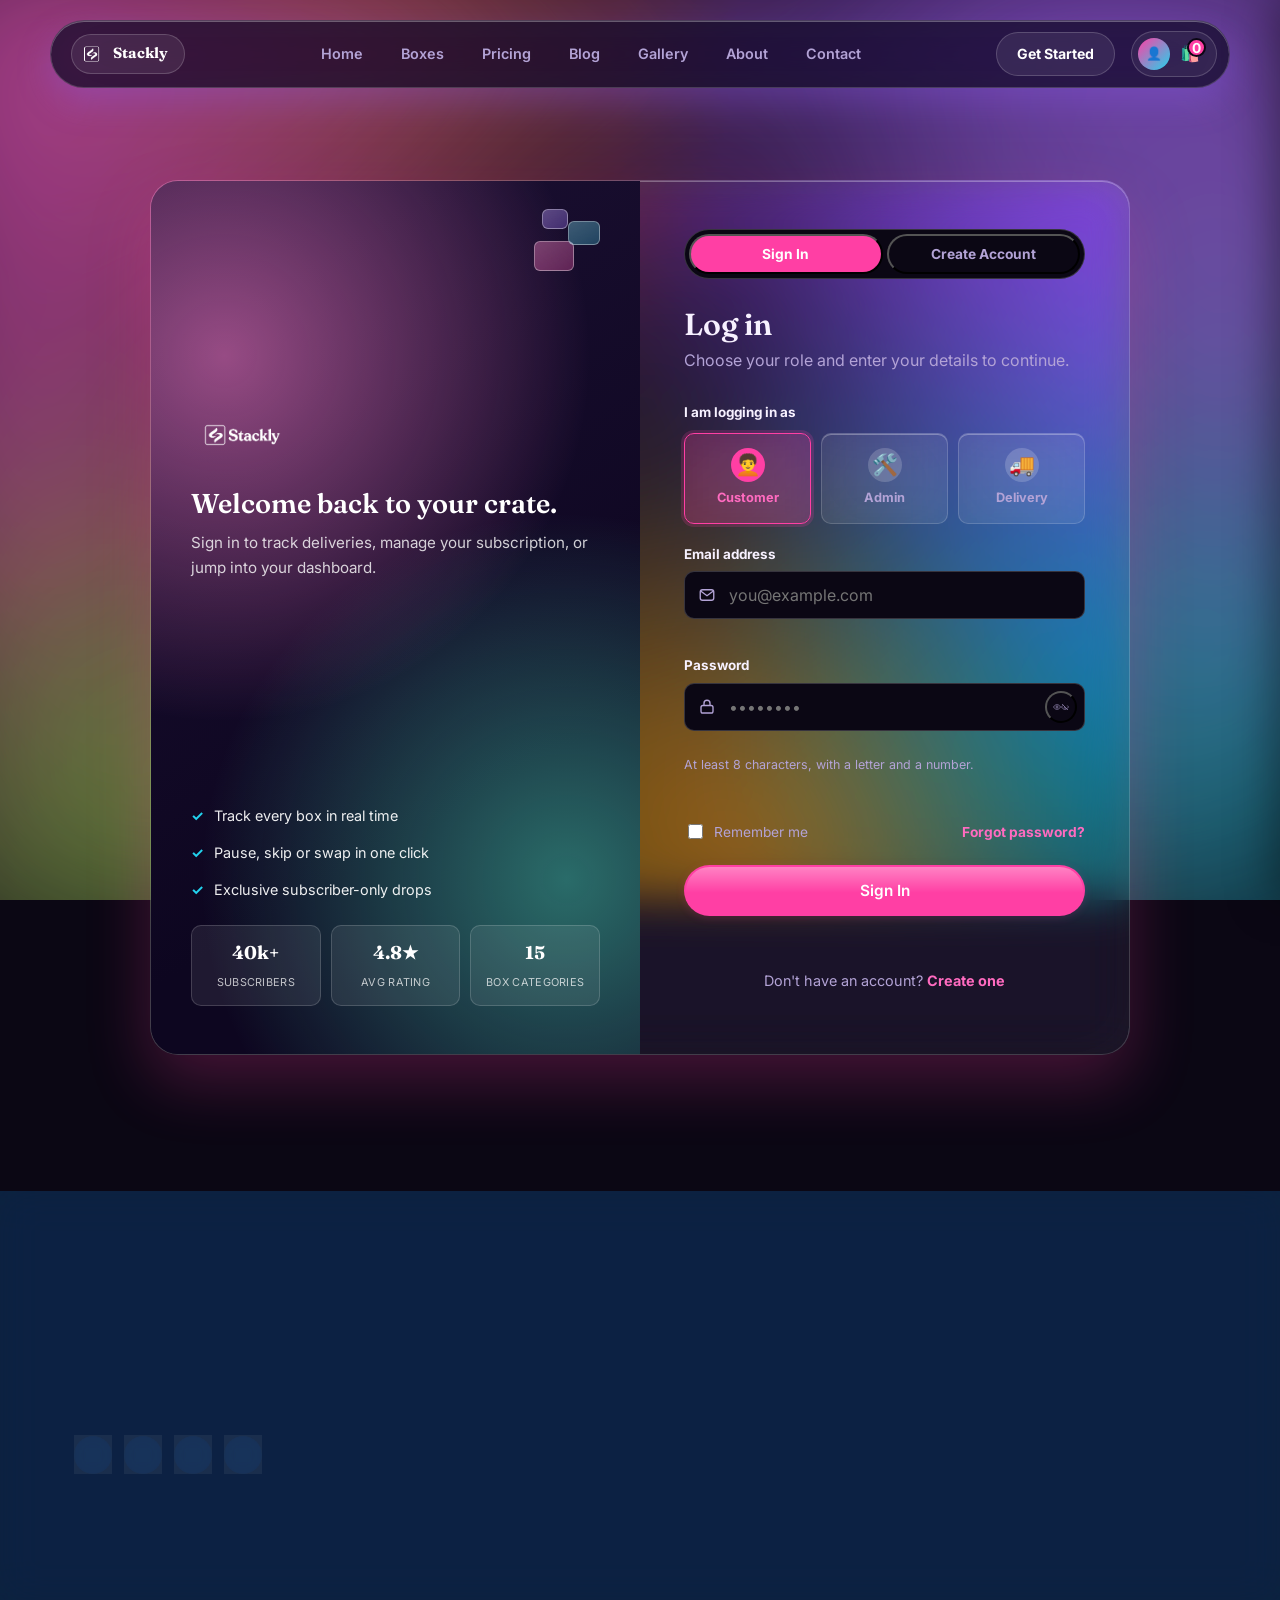
<file: login.html>
<!DOCTYPE html>
<html lang="en">
<head>
<meta charset="UTF-8">
<meta name="viewport" content="width=device-width, initial-scale=1.0">
<title>Log In — Stackly</title>
<meta name="description" content="Log in to your Stackly account to manage your subscription, track deliveries, or access your dashboard.">
<link rel="icon" type="image/webp" href="img/favicon-mark.webp">
<link rel="preconnect" href="https://fonts.googleapis.com">
<link href="https://fonts.googleapis.com/css2?family=Fraunces:ital,wght@0,500;0,600;0,700;1,500&family=Inter:wght@400;500;600;700;800&display=swap" rel="stylesheet">
<link rel="stylesheet" href="css/style.css">
<link rel="stylesheet" href="css/auth.css">
<link rel="stylesheet" href="css/dashboard-v2.css">
<link rel="stylesheet" href="css/animations.css">
</head>
<body>

<div class="nd-blobs" aria-hidden="true"></div>
<div class="nd-blob-3" aria-hidden="true"></div>

<div class="nd-nav">
    <div class="nd-nav-top">
      <a href="index.html" class="nd-brand" aria-label="Stackly home">
        <img src="img/logo-mark.webp" alt="">
        <span>Stackly</span>
      </a>
      <div class="nd-top-right">
      <div class="nd-user">
        <a href="login.html" class="nd-avatar" aria-label="Login" style="text-decoration:none;">👤</a>
        <a href="#" data-cart-open class="nd-cart-link" aria-label="Open cart">🛍️<span class="cart-count">0</span></a>
      </div>
      <button class="nd-hamburger" aria-label="Menu" aria-expanded="false" aria-controls="nd-nav-links">
        <span></span><span></span><span></span>
      </button>
      </div>
    </div>
    <nav class="nd-nav-links">
      <a href="index.html">Home</a>
      <a href="boxes.html">Boxes</a>
      <a href="pricing.html">Pricing</a>
      <a href="blog.html">Blog</a>
      <a href="gallery.html">Gallery</a>
      <a href="about.html">About</a>
      <a href="contact.html">Contact</a>
    </nav>
      <a href="pricing.html" class="nd-feature-cta nd-cta-inline" style="padding:10px 20px; width:auto;">Get Started</a>
  </div>

<section class="auth-section">
  <div class="container">
    <div class="auth-wrap">

      <div class="auth-side">
        <div class="auth-side-glow" aria-hidden="true"></div>
        <div class="auth-stack" aria-hidden="true">
          <span class="auth-stack-box b1"></span>
          <span class="auth-stack-box b2"></span>
          <span class="auth-stack-box b3"></span>
        </div>
        <div>
          <a href="index.html" class="logo"><img src="img/logo.webp" alt="Stackly" class="logo-img"></a>
          <h2>Welcome back to your crate.</h2>
          <p>Sign in to track deliveries, manage your subscription, or jump into your dashboard.</p>
        </div>
        <div>
          <div class="auth-perks">
            <div>Track every box in real time</div>
            <div>Pause, skip or swap in one click</div>
            <div>Exclusive subscriber-only drops</div>
          </div>
          <div class="auth-stats">
            <div><strong>40k+</strong><span>Subscribers</span></div>
            <div><strong>4.8★</strong><span>Avg rating</span></div>
            <div><strong>15</strong><span>Box categories</span></div>
          </div>
        </div>
      </div>

      <div class="auth-form-side">
        <div class="auth-tabs" role="tablist" aria-label="Log in or create an account">
          <button type="button" class="auth-tab active" id="tab-login" role="tab" aria-selected="true" aria-controls="loginForm">Sign In</button>
          <button type="button" class="auth-tab" id="tab-signup" role="tab" aria-selected="false" aria-controls="signupForm">Create Account</button>
        </div>

        <div id="loginPane" role="tabpanel" aria-labelledby="tab-login">
        <h1>Log in</h1>
        <p class="text-muted">Choose your role and enter your details to continue.</p>

        <form id="loginForm" novalidate>
          <div class="role-select-group">
            <label>I am logging in as</label>
            <div class="role-options">
              <div class="role-option">
                <input type="radio" name="role" id="role-customer" value="customer-dashboard.html" checked>
                <label for="role-customer"><span class="role-icon">🧑‍🦱</span>Customer</label>
              </div>
              <div class="role-option">
                <input type="radio" name="role" id="role-admin" value="admin-dashboard.html">
                <label for="role-admin"><span class="role-icon">🛠️</span>Admin</label>
              </div>
              <div class="role-option">
                <input type="radio" name="role" id="role-delivery" value="delivery-dashboard.html">
                <label for="role-delivery"><span class="role-icon">🚚</span>Delivery</label>
              </div>
            </div>
          </div>

          <div class="form-field">
            <label for="li-email">Email address</label>
            <div class="input-icon-group">
              <span class="input-icon" aria-hidden="true">
                <svg viewBox="0 0 24 24" fill="none" stroke="currentColor" stroke-width="1.8"><rect x="3" y="5" width="18" height="14" rx="3"/><path d="m4 7 8 6 8-6"/></svg>
              </span>
              <input type="email" id="li-email" name="email" required placeholder="you@example.com" autocomplete="email">
            </div>
            <span class="field-error"></span>
          </div>

          <div class="form-field">
            <label for="li-password">Password</label>
            <div class="input-icon-group">
              <span class="input-icon" aria-hidden="true">
                <svg viewBox="0 0 24 24" fill="none" stroke="currentColor" stroke-width="1.8"><rect x="4" y="10" width="16" height="10" rx="2.5"/><path d="M8 10V7a4 4 0 0 1 8 0v3"/></svg>
              </span>
              <input type="password" id="li-password" name="password" required placeholder="••••••••" minlength="8" autocomplete="current-password">
              <button type="button" class="input-toggle" data-toggle-password aria-label="Show password" aria-pressed="false">
                <svg class="eye-open" viewBox="0 0 24 24" fill="none" stroke="currentColor" stroke-width="1.8"><path d="M1.5 12S5 5 12 5s10.5 7 10.5 7-3.5 7-10.5 7S1.5 12 1.5 12Z"/><circle cx="12" cy="12" r="3"/></svg>
                <svg class="eye-closed" viewBox="0 0 24 24" fill="none" stroke="currentColor" stroke-width="1.8" hidden><path d="M3 3l18 18M10.6 10.6a3 3 0 0 0 4.24 4.24M6.6 6.7C3.9 8.4 1.5 12 1.5 12s3.5 7 10.5 7c2 0 3.7-.5 5.1-1.3M17.4 17.3C20 15.6 22.5 12 22.5 12s-1.2-2.4-3.4-4.3"/></svg>
              </button>
            </div>
            <span class="field-error"></span>
            <span class="text-muted" style="font-size:.78rem;">At least 8 characters, with a letter and a number.</span>
          </div>

          <div class="auth-row-between">
            <label class="auth-remember"><input type="checkbox" name="remember"> Remember me</label>
            <a href="404.html" class="auth-forgot">Forgot password?</a>
          </div>

          <button type="submit" class="btn btn-primary btn-block">Sign In</button>
          <p id="loginMsg" class="form-msg" style="margin-top:14px; text-align:center;"></p>
        </form>

        <p class="auth-switch">Don't have an account? <a href="#" data-goto-signup>Create one</a></p>
        </div>

        <div id="signupPane" role="tabpanel" aria-labelledby="tab-signup" hidden>
        <h1>Create account</h1>
        <p class="text-muted">Set up your account to start managing your boxes.</p>

        <form id="signupForm" novalidate>
          <div class="form-field">
            <label for="su-name">Full name</label>
            <div class="input-icon-group">
              <span class="input-icon" aria-hidden="true">
                <svg viewBox="0 0 24 24" fill="none" stroke="currentColor" stroke-width="1.8"><circle cx="12" cy="8" r="4"/><path d="M4 20c0-4 3.6-7 8-7s8 3 8 7"/></svg>
              </span>
              <input type="text" id="su-name" name="name" required placeholder="Jane Doe" autocomplete="name">
            </div>
            <span class="field-error"></span>
          </div>

          <div class="form-field">
            <label for="su-email">Email address</label>
            <div class="input-icon-group">
              <span class="input-icon" aria-hidden="true">
                <svg viewBox="0 0 24 24" fill="none" stroke="currentColor" stroke-width="1.8"><rect x="3" y="5" width="18" height="14" rx="3"/><path d="m4 7 8 6 8-6"/></svg>
              </span>
              <input type="email" id="su-email" name="email" required placeholder="you@example.com" autocomplete="email">
            </div>
            <span class="field-error"></span>
          </div>

          <div class="form-field">
            <label for="su-password">Password</label>
            <div class="input-icon-group">
              <span class="input-icon" aria-hidden="true">
                <svg viewBox="0 0 24 24" fill="none" stroke="currentColor" stroke-width="1.8"><rect x="4" y="10" width="16" height="10" rx="2.5"/><path d="M8 10V7a4 4 0 0 1 8 0v3"/></svg>
              </span>
              <input type="password" id="su-password" name="password" required placeholder="••••••••" minlength="8" autocomplete="new-password">
              <button type="button" class="input-toggle" data-toggle-password aria-label="Show password" aria-pressed="false">
                <svg class="eye-open" viewBox="0 0 24 24" fill="none" stroke="currentColor" stroke-width="1.8"><path d="M1.5 12S5 5 12 5s10.5 7 10.5 7-3.5 7-10.5 7S1.5 12 1.5 12Z"/><circle cx="12" cy="12" r="3"/></svg>
                <svg class="eye-closed" viewBox="0 0 24 24" fill="none" stroke="currentColor" stroke-width="1.8" hidden><path d="M3 3l18 18M10.6 10.6a3 3 0 0 0 4.24 4.24M6.6 6.7C3.9 8.4 1.5 12 1.5 12s3.5 7 10.5 7c2 0 3.7-.5 5.1-1.3M17.4 17.3C20 15.6 22.5 12 22.5 12s-1.2-2.4-3.4-4.3"/></svg>
              </button>
            </div>
            <span class="field-error"></span>
            <span class="text-muted" style="font-size:.78rem;">At least 8 characters, with a letter and a number.</span>
          </div>

          <div class="form-field">
            <label for="su-password2">Confirm password</label>
            <div class="input-icon-group">
              <span class="input-icon" aria-hidden="true">
                <svg viewBox="0 0 24 24" fill="none" stroke="currentColor" stroke-width="1.8"><rect x="4" y="10" width="16" height="10" rx="2.5"/><path d="M8 10V7a4 4 0 0 1 8 0v3"/></svg>
              </span>
              <input type="password" id="su-password2" name="password2" required placeholder="••••••••" minlength="8" autocomplete="new-password">
            </div>
            <span class="field-error"></span>
          </div>

          <div class="auth-row-between" style="justify-content:flex-start;">
            <label class="auth-remember"><input type="checkbox" name="terms" id="su-terms"> I agree to the <a href="404.html" style="color:var(--coral-dark); font-weight:700;">Terms</a></label>
          </div>

          <button type="submit" class="btn btn-primary btn-block">Create Account</button>
          <p id="signupMsg" class="form-msg" style="margin-top:14px; text-align:center;"></p>
        </form>

        <p class="auth-switch">Already have an account? <a href="#" data-goto-login>Sign in</a></p>
        </div>
      </div>

    </div>
  </div>
</section>

<footer class="site-footer">
  <div class="container">
    <div class="footer-grid">
      <div class="footer-about">
        <a href="index.html" class="logo"><img src="img/logo.webp" alt="Stackly" class="logo-img"></a>
        <p>Thoughtfully curated subscription boxes, delivered monthly across India. Small joys, on schedule.</p>
        <div class="footer-social">
          <a href="404.html" aria-label="Instagram"><svg viewBox="0 0 24 24" width="18" height="18" fill="none" stroke="currentColor" stroke-width="1.8"><rect x="3" y="3" width="18" height="18" rx="5"/><circle cx="12" cy="12" r="4"/><circle cx="17.3" cy="6.7" r="1.1" fill="currentColor" stroke="none"/></svg></a>
          <a href="404.html" aria-label="Facebook"><svg viewBox="0 0 24 24" width="16" height="16" fill="currentColor"><path d="M13.5 21v-7.8h2.6l.4-3.1h-3V8.1c0-.9.2-1.5 1.6-1.5h1.7V3.8C16.5 3.7 15.5 3.6 14.4 3.6c-2.4 0-4.1 1.5-4.1 4.2v2.3H7.6v3.1h2.7V21h3.2z"/></svg></a>
          <a href="404.html" aria-label="Twitter"><svg viewBox="0 0 24 24" width="16" height="16" fill="currentColor"><path d="M18.9 3H22l-7.4 8.5L23.3 21h-6.8l-5.3-6.9L5 21H1.9l7.9-9L1 3h7l4.8 6.3L18.9 3zm-1.2 16h1.9L7.4 5H5.4l12.3 14z"/></svg></a>
          <a href="404.html" aria-label="YouTube"><svg viewBox="0 0 24 24" width="18" height="18" fill="currentColor"><path d="M23 12s0-3.6-.5-5.3c-.3-1-1-1.8-2-2C18.9 4.2 12 4.2 12 4.2s-6.9 0-8.5.5c-1 .2-1.8 1-2 2C1 8.4 1 12 1 12s0 3.6.5 5.3c.3 1 1 1.7 2 2 1.6.5 8.5.5 8.5.5s6.9 0 8.5-.5c1-.3 1.7-1 2-2 .5-1.7.5-5.3.5-5.3zM9.8 15.5V8.5L15.8 12l-6 3.5z"/></svg></a>
        </div>
      </div>
      <div>
        <h4>Shop</h4>
        <ul>
          <li><a href="boxes.html">All Boxes</a></li>
          <li><a href="pricing.html">Pricing</a></li>
          <li><a href="boxes.html">Gift a Box</a></li>
        </ul>
      </div>
      <div>
        <h4>Company</h4>
        <ul>
          <li><a href="about.html">About Us</a></li>
          <li><a href="blog.html">Blog</a></li>
          <li><a href="gallery.html">Gallery</a></li>
          <li><a href="contact.html">Contact</a></li>
          <li><a href="#">Careers</a></li>
        </ul>
      </div>
      <div>
        <h4>Newsletter</h4>
        <p style="font-size:.88rem;">Subscribe for offers and new box drops.</p>
        <form class="newsletter-form" style="display:flex; gap:8px;">
          <input type="email" placeholder="Email" required style="flex:1; padding:10px 14px; border-radius:999px; border:none; font-size:.85rem;">
          <a href="404.html" class="btn btn-primary btn-sm">Join</a>
        </form>
        <p class="form-msg" style="font-size:.78rem;"></p>
      </div>
    </div>
    <div class="footer-bottom">
      <span>© <span class="year"></span> Stackly. All rights reserved.</span>
      <span class="payments">💳 📱 🏦</span>
    </div>
  </div>
</footer>

<div class="toast-stack"></div>
<div class="overlay" id="overlay"></div>
<aside class="cart-drawer" id="cartDrawer">
  <div class="cart-head">
    <h3>Your Box</h3>
    <button class="cart-close" id="cartClose" aria-label="Close cart">✕</button>
  </div>
  <div class="cart-items" id="cartItems"></div>
  <div class="cart-foot">
    <div class="cart-total"><span>Estimated total</span><span id="cartTotal">₹0 / mo</span></div>
    <button class="btn btn-primary btn-block" id="checkoutBtn">Checkout</button>
  </div>
</aside>
<button class="back-to-top" aria-label="Back to top">↑</button>

<script src="js/main.js"></script>
<script src="js/login.js"></script>
</body>
</html>
</file>
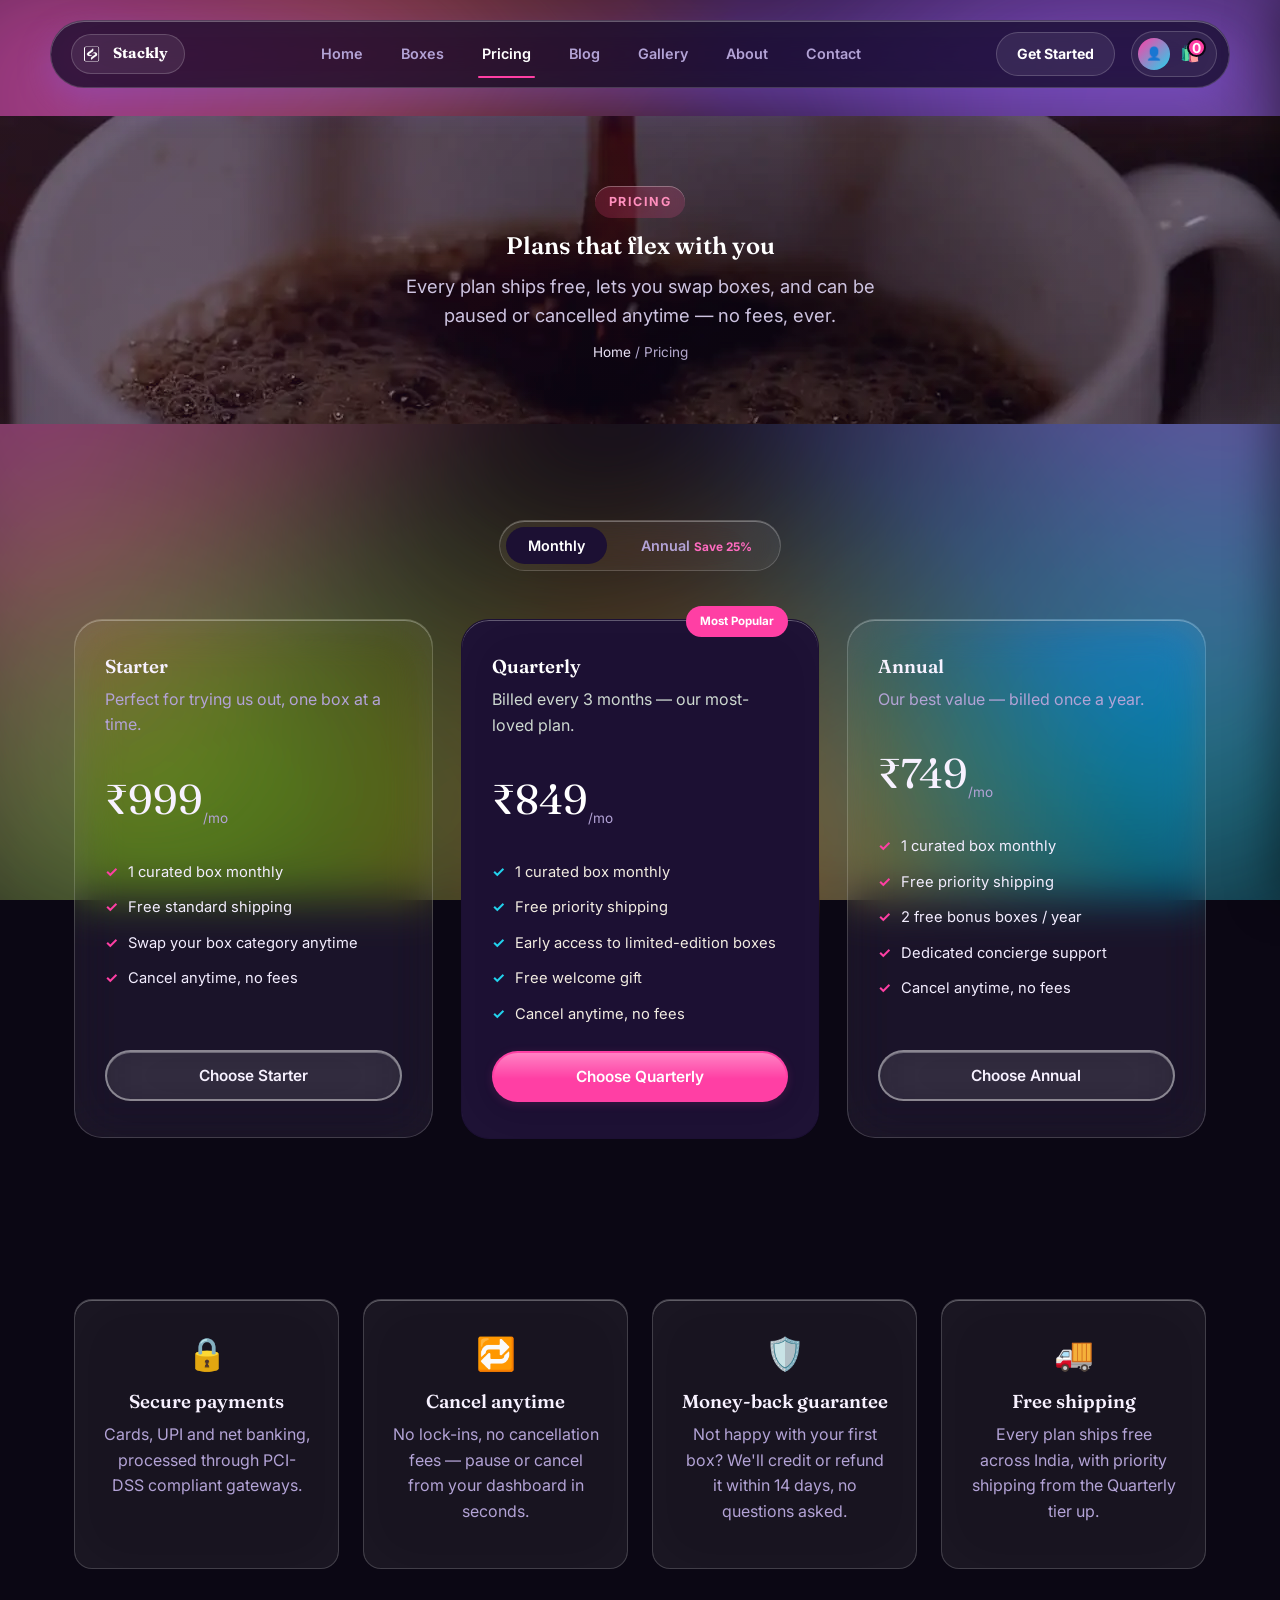
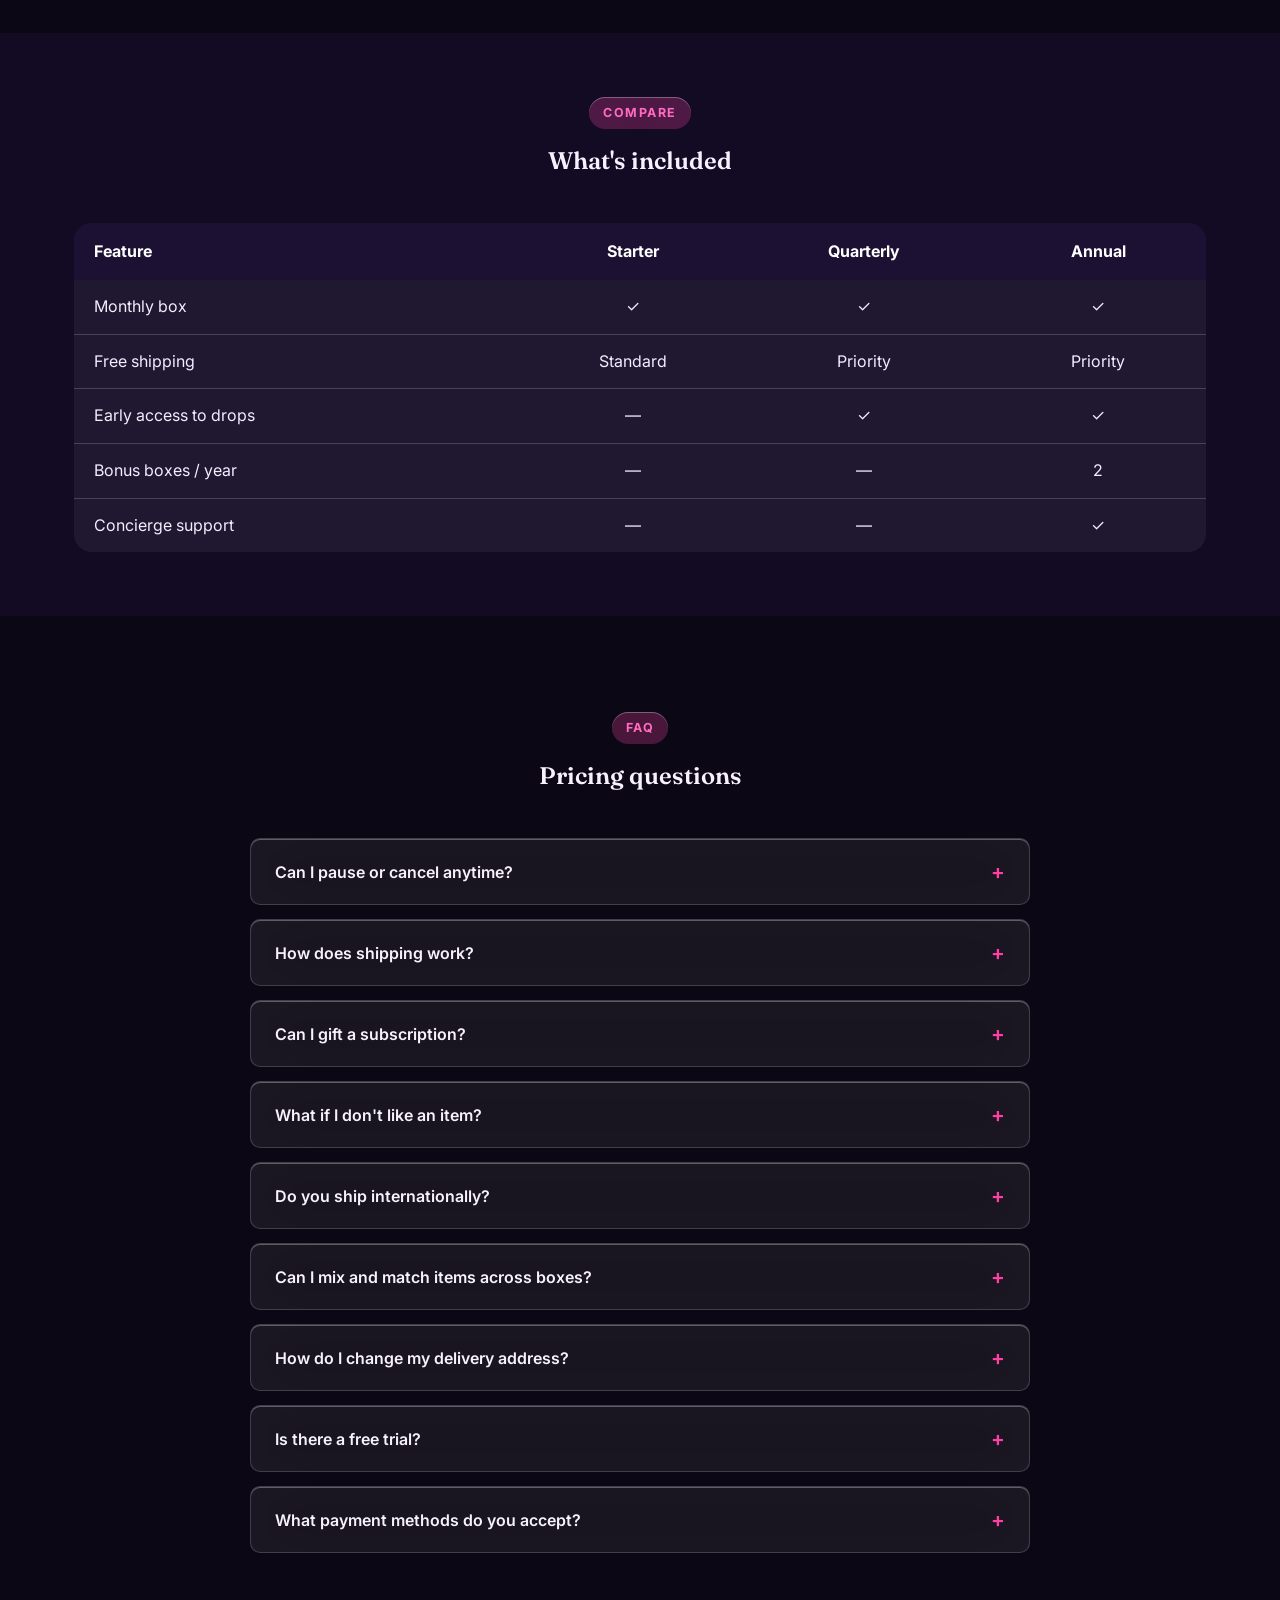
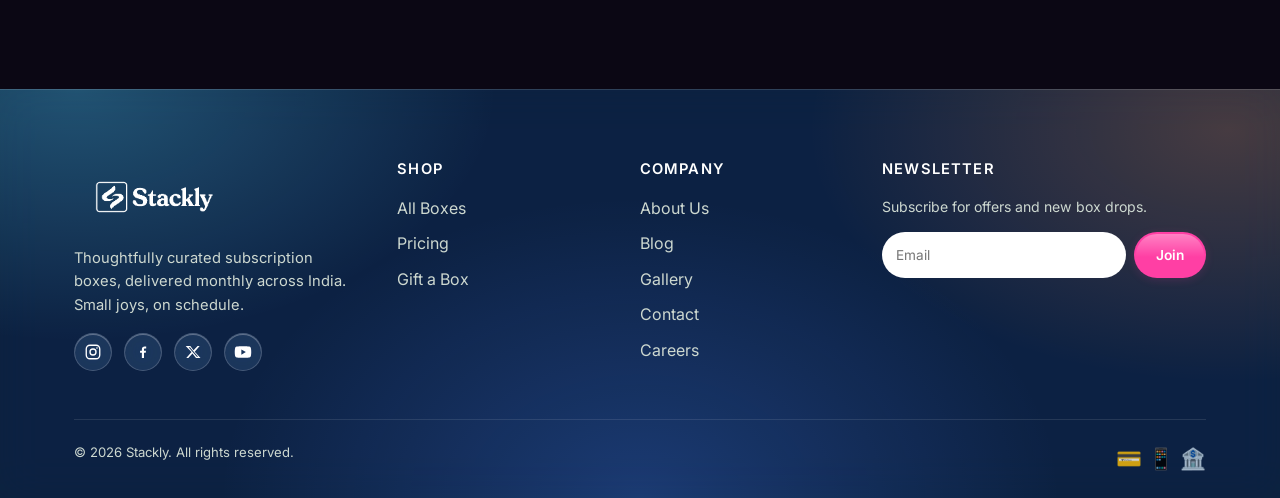
<file: pricing.html>
<!DOCTYPE html>
<html lang="en">
<head>
<meta charset="UTF-8">
<meta name="viewport" content="width=device-width, initial-scale=1.0">
<title>Pricing — Stackly</title>
<meta name="description" content="Simple, flexible subscription plans for every Stackly box. Monthly or annual billing, cancel anytime.">
<link rel="icon" type="image/webp" href="img/favicon-mark.webp">
<link rel="preconnect" href="https://fonts.googleapis.com">
<link href="https://fonts.googleapis.com/css2?family=Fraunces:ital,wght@0,500;0,600;0,700;1,500&family=Inter:wght@400;500;600;700;800&display=swap" rel="stylesheet">
<link rel="stylesheet" href="css/style.css">
<style>.hidden{display:none;}</style>
<link rel="stylesheet" href="css/dashboard-v2.css">
<link rel="stylesheet" href="css/animations.css">
</head>
<body>

<div class="nd-blobs" aria-hidden="true"></div>
<div class="nd-blob-3" aria-hidden="true"></div>

<div class="nd-nav">
    <div class="nd-nav-top">
      <a href="index.html" class="nd-brand" aria-label="Stackly home">
        <img src="img/logo-mark.webp" alt="">
        <span>Stackly</span>
      </a>
      <div class="nd-top-right">
      <div class="nd-user">
        <a href="login.html" class="nd-avatar" aria-label="Login" style="text-decoration:none;">👤</a>
        <a href="#" data-cart-open class="nd-cart-link" aria-label="Open cart">🛍️<span class="cart-count">0</span></a>
      </div>
      <button class="nd-hamburger" aria-label="Menu" aria-expanded="false" aria-controls="nd-nav-links">
        <span></span><span></span><span></span>
      </button>
      </div>
    </div>
    <nav class="nd-nav-links">
      <a href="index.html">Home</a>
      <a href="boxes.html">Boxes</a>
      <a href="pricing.html" class="active">Pricing</a>
      <a href="blog.html">Blog</a>
      <a href="gallery.html">Gallery</a>
      <a href="about.html">About</a>
      <a href="contact.html">Contact</a>
    </nav>
      <a href="pricing.html" class="nd-feature-cta nd-cta-inline" style="padding:10px 20px; width:auto;">Get Started</a>
  </div>

<section class="page-hero page-hero-video">
  <video class="page-hero-bg" autoplay muted loop playsinline preload="auto" poster="video/hero-bg-coffee-poster.webp">
    <source src="video/hero-bg-coffee.mp4" type="video/mp4">
  </video>
  <div class="page-hero-overlay" aria-hidden="true"></div>
  <div class="container">
    <span class="eyebrow">Pricing</span>
    <h1>Plans that flex with you</h1>
    <p class="hero-lead" style="margin:0 auto;">Every plan ships free, lets you swap boxes, and can be paused or cancelled anytime — no fees, ever.</p>
    <div class="breadcrumb"><a href="index.html">Home</a> / Pricing</div>
  </div>
</section>

<section>
  <div class="container">
    <div style="text-align:center;">
      <div class="plan-toggle">
        <button class="active" data-cycle="monthly">Monthly</button>
        <button data-cycle="annual">Annual <span class="plan-save">Save 25%</span></button>
      </div>
    </div>

    <div class="plans-grid">
      <div class="plan-card reveal">
        <h3>Starter</h3>
        <p class="text-muted">Perfect for trying us out, one box at a time.</p>
        <div class="plan-price"><span data-monthly="₹999" data-annual="₹899">₹999</span><sub>/mo</sub></div>
        <ul class="plan-features">
          <li>1 curated box monthly</li>
          <li>Free standard shipping</li>
          <li>Swap your box category anytime</li>
          <li>Cancel anytime, no fees</li>
        </ul>
        <button class="btn btn-outline btn-block" data-plan-add="coffee-origins">Choose Starter</button>
      </div>

      <div class="plan-card featured reveal">
        <span class="plan-badge">Most Popular</span>
        <h3>Quarterly</h3>
        <p class="text-muted">Billed every 3 months — our most-loved plan.</p>
        <div class="plan-price"><span data-monthly="₹849" data-annual="₹769">₹849</span><sub>/mo</sub></div>
        <ul class="plan-features">
          <li>1 curated box monthly</li>
          <li>Free priority shipping</li>
          <li>Early access to limited-edition boxes</li>
          <li>Free welcome gift</li>
          <li>Cancel anytime, no fees</li>
        </ul>
        <button class="btn btn-primary btn-block" data-plan-add="glow-beauty">Choose Quarterly</button>
      </div>

      <div class="plan-card reveal">
        <h3>Annual</h3>
        <p class="text-muted">Our best value — billed once a year.</p>
        <div class="plan-price"><span data-monthly="₹749" data-annual="₹699">₹749</span><sub>/mo</sub></div>
        <ul class="plan-features">
          <li>1 curated box monthly</li>
          <li>Free priority shipping</li>
          <li>2 free bonus boxes / year</li>
          <li>Dedicated concierge support</li>
          <li>Cancel anytime, no fees</li>
        </ul>
        <button class="btn btn-outline btn-block" data-plan-add="novel-nook">Choose Annual</button>
      </div>
    </div>
  </div>
</section>

<section class="section-tight">
  <div class="container">
    <div class="value-grid trust-grid reveal">
      <div class="info-card reveal">
        <div class="icon">🔒</div>
        <h3>Secure payments</h3>
        <p class="text-muted">Cards, UPI and net banking, processed through PCI-DSS compliant gateways.</p>
      </div>
      <div class="info-card reveal">
        <div class="icon">🔁</div>
        <h3>Cancel anytime</h3>
        <p class="text-muted">No lock-ins, no cancellation fees — pause or cancel from your dashboard in seconds.</p>
      </div>
      <div class="info-card reveal">
        <div class="icon">🛡️</div>
        <h3>Money-back guarantee</h3>
        <p class="text-muted">Not happy with your first box? We'll credit or refund it within 14 days, no questions asked.</p>
      </div>
      <div class="info-card reveal">
        <div class="icon">🚚</div>
        <h3>Free shipping</h3>
        <p class="text-muted">Every plan ships free across India, with priority shipping from the Quarterly tier up.</p>
      </div>
    </div>
  </div>
</section>

<section class="section-tight" style="background: var(--cream-2);">
  <div class="container">
    <div class="section-head center reveal">
      <span class="eyebrow">Compare</span>
      <h2>What's included</h2>
    </div>
    <div style="overflow-x:auto;">
      <table style="width:100%; border-collapse:collapse; background:var(--paper); border-radius:var(--radius-md); overflow:hidden; min-width:640px;">
        <thead>
          <tr style="background:var(--forest-dark); color:#fff;">
            <th style="text-align:left; padding:16px 20px;">Feature</th>
            <th style="padding:16px 20px;">Starter</th>
            <th style="padding:16px 20px;">Quarterly</th>
            <th style="padding:16px 20px;">Annual</th>
          </tr>
        </thead>
        <tbody>
          <tr style="border-bottom:1px solid var(--line);"><td style="padding:14px 20px;">Monthly box</td><td style="text-align:center;">✓</td><td style="text-align:center;">✓</td><td style="text-align:center;">✓</td></tr>
          <tr style="border-bottom:1px solid var(--line);"><td style="padding:14px 20px;">Free shipping</td><td style="text-align:center;">Standard</td><td style="text-align:center;">Priority</td><td style="text-align:center;">Priority</td></tr>
          <tr style="border-bottom:1px solid var(--line);"><td style="padding:14px 20px;">Early access to drops</td><td style="text-align:center;">—</td><td style="text-align:center;">✓</td><td style="text-align:center;">✓</td></tr>
          <tr style="border-bottom:1px solid var(--line);"><td style="padding:14px 20px;">Bonus boxes / year</td><td style="text-align:center;">—</td><td style="text-align:center;">—</td><td style="text-align:center;">2</td></tr>
          <tr><td style="padding:14px 20px;">Concierge support</td><td style="text-align:center;">—</td><td style="text-align:center;">—</td><td style="text-align:center;">✓</td></tr>
        </tbody>
      </table>
    </div>
  </div>
</section>

<section>
  <div class="container">
    <div class="section-head center reveal">
      <span class="eyebrow">FAQ</span>
      <h2>Pricing questions</h2>
    </div>
    <div class="faq-list reveal" id="faqList"></div>
  </div>
</section>

<footer class="site-footer">
  <div class="container">
    <div class="footer-grid">
      <div class="footer-about">
        <a href="index.html" class="logo"><img src="img/logo.webp" alt="Stackly" class="logo-img"></a>
        <p>Thoughtfully curated subscription boxes, delivered monthly across India. Small joys, on schedule.</p>
        <div class="footer-social">
          <a href="404.html" aria-label="Instagram"><svg viewBox="0 0 24 24" width="18" height="18" fill="none" stroke="currentColor" stroke-width="1.8"><rect x="3" y="3" width="18" height="18" rx="5"/><circle cx="12" cy="12" r="4"/><circle cx="17.3" cy="6.7" r="1.1" fill="currentColor" stroke="none"/></svg></a>
          <a href="404.html" aria-label="Facebook"><svg viewBox="0 0 24 24" width="16" height="16" fill="currentColor"><path d="M13.5 21v-7.8h2.6l.4-3.1h-3V8.1c0-.9.2-1.5 1.6-1.5h1.7V3.8C16.5 3.7 15.5 3.6 14.4 3.6c-2.4 0-4.1 1.5-4.1 4.2v2.3H7.6v3.1h2.7V21h3.2z"/></svg></a>
          <a href="404.html" aria-label="Twitter"><svg viewBox="0 0 24 24" width="16" height="16" fill="currentColor"><path d="M18.9 3H22l-7.4 8.5L23.3 21h-6.8l-5.3-6.9L5 21H1.9l7.9-9L1 3h7l4.8 6.3L18.9 3zm-1.2 16h1.9L7.4 5H5.4l12.3 14z"/></svg></a>
          <a href="404.html" aria-label="YouTube"><svg viewBox="0 0 24 24" width="18" height="18" fill="currentColor"><path d="M23 12s0-3.6-.5-5.3c-.3-1-1-1.8-2-2C18.9 4.2 12 4.2 12 4.2s-6.9 0-8.5.5c-1 .2-1.8 1-2 2C1 8.4 1 12 1 12s0 3.6.5 5.3c.3 1 1 1.7 2 2 1.6.5 8.5.5 8.5.5s6.9 0 8.5-.5c1-.3 1.7-1 2-2 .5-1.7.5-5.3.5-5.3zM9.8 15.5V8.5L15.8 12l-6 3.5z"/></svg></a>
        </div>
      </div>
      <div>
        <h4>Shop</h4>
        <ul>
          <li><a href="boxes.html">All Boxes</a></li>
          <li><a href="pricing.html">Pricing</a></li>
          <li><a href="boxes.html">Gift a Box</a></li>
        </ul>
      </div>
      <div>
        <h4>Company</h4>
        <ul>
          <li><a href="about.html">About Us</a></li>
          <li><a href="blog.html">Blog</a></li>
          <li><a href="gallery.html">Gallery</a></li>
          <li><a href="contact.html">Contact</a></li>
          <li><a href="#">Careers</a></li>
        </ul>
      </div>
      <div>
        <h4>Newsletter</h4>
        <p style="font-size:.88rem;">Subscribe for offers and new box drops.</p>
        <form class="newsletter-form" style="display:flex; gap:8px;">
          <input type="email" placeholder="Email" required style="flex:1; padding:10px 14px; border-radius:999px; border:none; font-size:.85rem;">
          <a href="404.html" class="btn btn-primary btn-sm">Join</a>
        </form>
        <p class="form-msg" style="font-size:.78rem;"></p>
      </div>
    </div>
    <div class="footer-bottom">
      <span>© <span class="year"></span> Stackly. All rights reserved.</span>
      <span class="payments">💳 📱 🏦</span>
    </div>
  </div>
</footer>

<div class="toast-stack"></div>
<div class="overlay" id="overlay"></div>
<aside class="cart-drawer" id="cartDrawer">
  <div class="cart-head">
    <h3>Your Box</h3>
    <button class="cart-close" id="cartClose" aria-label="Close cart">✕</button>
  </div>
  <div class="cart-items" id="cartItems"></div>
  <div class="cart-foot">
    <div class="cart-total"><span>Estimated total</span><span id="cartTotal">₹0 / mo</span></div>
    <button class="btn btn-primary btn-block" id="checkoutBtn">Checkout</button>
  </div>
</aside>
<button class="back-to-top" aria-label="Back to top">↑</button>

<script src="js/main.js"></script>
</body>
</html>
</file>
<file: css/style.css>
/* =========================================================
   Stackly — Subscription Box Store
   Stylesheet
========================================================= */

/* ---------- Design tokens ---------- */
/* Dark neon theme: deep violet/black base, magenta + electric-cyan accents. */
:root {
  --cream: #0b0714;
  --cream-2: #130b24;
  --paper: rgba(255, 255, 255, 0.055);
  --ink: #f3edff;
  --ink-soft: #b3a3d6;
  --heading: #f7f1ff;
  --coral: #ff3fa4;
  --coral-dark: #ff6bc0;
  --coral-light: rgba(255, 63, 164, 0.24);
  --forest: #8b5cf6;
  --forest-dark: #1c1033;
  --forest-light: rgba(139, 92, 246, 0.24);
  --gold: #22d3ee;
  --line: rgba(255, 255, 255, 0.18);
  --glass-blur: blur(22px) saturate(180%);
  --glass-highlight: inset 0 1px 0 rgba(255, 255, 255, 0.3), inset 0 0 60px rgba(255, 255, 255, 0.025);
  --radius-sm: 10px;
  --radius-md: 18px;
  --radius-lg: 28px;
  --shadow-sm: 0 2px 10px rgba(255, 63, 164, 0.15);
  --shadow-md: 0 14px 34px rgba(139, 92, 246, 0.3);
  --shadow-lg: 0 26px 64px rgba(255, 63, 164, 0.24);
  --container: 1180px;
  --ff-display: "Fraunces", Georgia, "Times New Roman", serif;
  --ff-body: "Inter", "Segoe UI", system-ui, -apple-system, sans-serif;
}

/* ---------- Reset ---------- */
* , *::before, *::after { box-sizing: border-box; }
html { scroll-behavior: smooth; }
body {
  margin: 0;
  font-family: var(--ff-body);
  color: var(--ink);
  line-height: 1.6;
  -webkit-font-smoothing: antialiased;
  /* ambient neon glow behind the whole page */
  background-color: var(--cream);
  background-image:
    radial-gradient(ellipse 900px 600px at 8% -6%, rgba(255, 63, 164, 0.16), transparent 60%),
    radial-gradient(ellipse 900px 700px at 100% 12%, rgba(34, 211, 238, 0.12), transparent 60%),
    radial-gradient(ellipse 800px 600px at 30% 100%, rgba(139, 92, 246, 0.14), transparent 60%);
  background-attachment: fixed;
}
img { max-width: 100%; display: block; }
a { color: inherit; text-decoration: none; }
ul { list-style: none; margin: 0; padding: 0; }
button { font-family: inherit; cursor: pointer; }
input, select, textarea { font-family: inherit; font-size: 1rem; }
h1, h2, h3, h4 { font-family: var(--ff-display); font-weight: 600; line-height: 1.15; margin: 0 0 .5em; color: var(--heading); }
p { margin: 0 0 1em; }
.container { max-width: var(--container); margin: 0 auto; padding: 0 24px; }
section { padding: 96px 0; }
.section-tight { padding: 64px 0; }

/* ---------- Utility ---------- */
.eyebrow {
  display: inline-flex;
  align-items: center;
  gap: 8px;
  font-size: .78rem;
  font-weight: 700;
  letter-spacing: .12em;
  text-transform: uppercase;
  color: var(--coral-dark);
  background: var(--coral-light);
  padding: 6px 14px;
  border-radius: 999px;
  margin-bottom: 18px;
}
.section-head { max-width: 640px; margin: 0 0 48px; }
.section-head.center { margin-left: auto; margin-right: auto; text-align: center; }
.section-head p { color: var(--ink-soft); font-size: 1.08rem; }
.text-muted { color: var(--ink-soft); }

.btn {
  display: inline-flex;
  align-items: center;
  justify-content: center;
  gap: 8px;
  padding: 14px 28px;
  border-radius: 999px;
  border: 2px solid transparent;
  font-weight: 600;
  font-size: .96rem;
  cursor: pointer;
  transition: transform .18s ease, box-shadow .18s ease, background .18s ease, color .18s ease, border-color .18s ease;
  white-space: nowrap;
}
.btn:active { transform: translateY(1px); }
.btn-primary {
  position: relative;
  background: var(--coral);
  color: #fff;
  box-shadow: var(--shadow-sm);
  overflow: hidden;
}
.btn-primary::before {
  content: "";
  position: absolute;
  inset: 0;
  background: linear-gradient(to bottom, rgba(255, 255, 255, 0.35), rgba(255, 255, 255, 0) 55%);
  pointer-events: none;
}
.btn-primary:hover { background: var(--coral-dark); box-shadow: var(--shadow-md); transform: translateY(-2px); }
.btn-dark { background: var(--forest-dark); color: #fff; }
.btn-dark:hover { background: var(--forest); transform: translateY(-2px); box-shadow: var(--shadow-md); }
.btn-outline {
  background: rgba(255, 255, 255, 0.06);
  border-color: rgba(255, 255, 255, 0.45);
  color: var(--heading);
  backdrop-filter: var(--glass-blur);
  -webkit-backdrop-filter: var(--glass-blur);
  box-shadow: var(--glass-highlight);
}
.btn-outline:hover { background: var(--forest-dark); border-color: var(--forest-dark); color: #fff; }
.btn-ghost {
  background: rgba(255, 255, 255, 0.12);
  border-color: rgba(255, 255, 255, 0.4);
  color: #fff;
  backdrop-filter: var(--glass-blur);
  -webkit-backdrop-filter: var(--glass-blur);
  box-shadow: var(--glass-highlight);
}
.btn-ghost:hover { background: #fff; color: var(--forest-dark); }
.btn-block { width: 100%; }
.btn-sm { padding: 10px 20px; font-size: .86rem; }
.btn[disabled] { opacity: .55; cursor: not-allowed; transform: none !important; }

.pill-tabs { display: flex; flex-wrap: wrap; gap: 10px; }
.pill-tab {
  padding: 10px 20px;
  border-radius: 999px;
  border: 1.5px solid var(--line);
  background: var(--paper);
  backdrop-filter: var(--glass-blur);
  -webkit-backdrop-filter: var(--glass-blur);
  box-shadow: var(--glass-highlight);
  font-weight: 600;
  font-size: .9rem;
  color: var(--ink-soft);
  transition: all .18s ease;
}
.pill-tab:hover { border-color: var(--coral); color: var(--coral-dark); }
.pill-tab.active { background: var(--forest-dark); border-color: var(--forest-dark); color: #fff; }

/* ---------- Reveal animation ---------- */
.reveal { opacity: 0; transform: translateY(24px); transition: opacity .7s ease, transform .7s ease; }
.reveal.is-visible { opacity: 1; transform: translateY(0); }

/* ---------- Top bar ---------- */
.topbar {
  background: var(--forest-dark);
  color: #f2ece1;
  font-size: .82rem;
}
.topbar .container { display: flex; justify-content: space-between; align-items: center; padding-top: 8px; padding-bottom: 8px; }
.topbar-links { display: flex; gap: 20px; }
.topbar-links a:hover { color: var(--gold); }
.topbar-social { display: flex; gap: 14px; }
.topbar-social a { opacity: .85; }
.topbar-social a:hover { opacity: 1; color: var(--gold); }

/* ---------- Header ---------- */
.site-header {
  position: sticky;
  top: 0;
  z-index: 500;
  background:
    radial-gradient(ellipse 500px 140px at 10% 0%, rgba(94, 224, 255, 0.32), transparent 70%),
    radial-gradient(ellipse 500px 140px at 90% 0%, rgba(255, 140, 60, 0.28), transparent 70%),
    rgba(13, 58, 99, 0.5);
  backdrop-filter: blur(22px) saturate(180%);
  -webkit-backdrop-filter: blur(22px) saturate(180%);
  border-bottom: 1px solid rgba(255, 255, 255, 0.08);
  box-shadow: inset 0 1px 0 rgba(255, 255, 255, 0.14);
  transition: box-shadow .25s ease, border-color .25s ease;
}
.site-header.scrolled { box-shadow: inset 0 1px 0 rgba(255, 255, 255, 0.14), var(--shadow-sm); border-color: var(--line); }
.nav-wrap { display: flex; align-items: center; justify-content: space-between; padding: 6px 0; gap: 24px; }
.logo { display: flex; align-items: center; gap: 10px; font-family: var(--ff-display); font-size: 1.5rem; font-weight: 700; color: var(--heading); }
.logo .mark {
  width: 40px; height: 40px; border-radius: 12px;
  background: linear-gradient(135deg, var(--coral), var(--gold));
  display: flex; align-items: center; justify-content: center;
  color: #fff; font-size: 1.2rem;
  box-shadow: var(--shadow-sm);
}
.logo-img { height: 46px; width: auto; max-width: 100%; display: block; }
.nav-links { display: flex; align-items: center; gap: 32px; }
.nav-links a { font-weight: 600; font-size: .95rem; color: var(--ink); position: relative; padding: 6px 0; }
.nav-links a::after {
  content: ""; position: absolute; left: 0; bottom: 0; height: 2px; width: 0;
  background: var(--coral); transition: width .2s ease;
}
.nav-links a:hover::after, .nav-links a.active::after { width: 100%; }
.nav-links a.active { color: var(--coral-dark); }
.nav-actions { display: flex; align-items: center; gap: 14px; }
.icon-btn {
  position: relative; width: 42px; height: 42px; border-radius: 50%;
  display: flex; align-items: center; justify-content: center;
  background: var(--paper); border: 1.5px solid var(--line); font-size: 1.05rem;
  backdrop-filter: var(--glass-blur);
  -webkit-backdrop-filter: var(--glass-blur);
  box-shadow: var(--glass-highlight);
  transition: all .18s ease;
}
.icon-btn:hover { border-color: var(--coral); color: var(--coral-dark); transform: translateY(-2px); }
.cart-count {
  position: absolute; top: -6px; right: -6px; background: var(--coral); color: #fff;
  font-size: .68rem; font-weight: 700; width: 19px; height: 19px; border-radius: 50%;
  display: flex; align-items: center; justify-content: center; border: 2px solid var(--cream);
}
.nav-toggle {
  display: none; flex-direction: column; gap: 5px; width: 42px; height: 42px;
  border-radius: 50%; border: 1.5px solid var(--line); background: var(--paper);
  align-items: center; justify-content: center;
}
.nav-toggle span { width: 18px; height: 2px; background: var(--ink); transition: all .25s ease; }
.nav-toggle.open span:nth-child(1) { transform: translateY(7px) rotate(45deg); }
.nav-toggle.open span:nth-child(2) { opacity: 0; }
.nav-toggle.open span:nth-child(3) { transform: translateY(-7px) rotate(-45deg); }

/* ---------- Hero ---------- */
.hero { padding: 72px 0 40px; overflow: hidden; }
.hero .container { display: grid; grid-template-columns: 1.05fr .95fr; gap: 56px; align-items: center; }
.hero h1 { font-size: clamp(2.4rem, 4.4vw, 3.6rem); margin-bottom: .35em; }
.hero h1 em { font-style: italic; color: var(--coral); }
.hero-lead { font-size: 1.15rem; color: var(--ink-soft); max-width: 480px; }
.hero-cta { display: flex; gap: 16px; margin: 32px 0; flex-wrap: wrap; }
.hero-stats { display: flex; gap: 32px; margin-top: 24px; flex-wrap: wrap; }
.hero-stats div strong { display: block; font-family: var(--ff-display); font-size: 1.6rem; color: var(--heading); }
.hero-stats div span { font-size: .84rem; color: var(--ink-soft); }

.hero-visual { position: relative; }
.hero-card-stack { position: relative; height: 460px; }
.floaty-card {
  position: absolute; border-radius: var(--radius-lg); box-shadow: var(--shadow-lg);
  display: flex; flex-direction: column; align-items: center; justify-content: center;
  text-align: center; padding: 20px; animation: float 6s ease-in-out infinite;
}
.floaty-card .emoji { font-size: 2.6rem; margin-bottom: 6px; }
.floaty-card strong { font-family: var(--ff-display); font-size: 1.1rem; color: var(--heading); }
.floaty-card span { font-size: .78rem; color: var(--ink-soft); }
.card-a { width: 240px; height: 300px; top: 0; left: 40px; background: linear-gradient(160deg, #fff, var(--coral-light)); z-index: 3; }
.card-b { width: 190px; height: 230px; top: 210px; right: 10px; background: linear-gradient(160deg, #fff, var(--forest-light)); z-index: 2; animation-delay: 1.4s; }
.card-c { width: 150px; height: 150px; bottom: 0; left: 0; background: #fff; z-index: 1; animation-delay: .7s; border: 6px solid var(--cream); }
.hero-blob { position: absolute; inset: -60px -80px auto auto; width: 420px; height: 420px; background: radial-gradient(circle at 30% 30%, var(--gold) 0%, transparent 70%); opacity: .35; filter: blur(10px); z-index: 0; }
@keyframes float { 0%,100% { transform: translateY(0); } 50% { transform: translateY(-14px); } }

/* ---------- Brand strip ---------- */
.brand-strip { padding: 28px 0; border-top: 1px solid var(--line); border-bottom: 1px solid var(--line); background: var(--paper); }
.brand-strip .container { display: flex; align-items: center; justify-content: space-between; flex-wrap: wrap; gap: 18px; }
.brand-strip span.label { font-size: .8rem; text-transform: uppercase; letter-spacing: .1em; color: var(--ink-soft); font-weight: 700; }
.brand-row { display: flex; gap: 34px; flex-wrap: wrap; font-family: var(--ff-display); font-size: 1.15rem; color: var(--ink-soft); opacity: .75; }

/* ---------- How it works ---------- */
.steps { display: grid; grid-template-columns: repeat(3, 1fr); gap: 28px; }
.step-card {
  background: var(--paper); border: 1px solid var(--line); border-radius: var(--radius-md);
  padding: 32px; position: relative; transition: transform .2s ease, box-shadow .2s ease;
}
.step-card:hover { transform: translateY(-6px); box-shadow: var(--shadow-md); }
.step-num { font-family: var(--ff-display); font-size: 2.4rem; color: rgba(255, 255, 255, 0.14); font-weight: 700; line-height: 1; }
.step-card .icon { font-size: 1.8rem; margin-bottom: 12px; display: inline-block; }
.step-card h3 { font-size: 1.2rem; }

/* ---------- Category filter + boxes grid ---------- */
.boxes-toolbar { display: flex; justify-content: space-between; align-items: center; gap: 20px; flex-wrap: wrap; margin-bottom: 36px; }
.box-grid { display: flex; flex-wrap: wrap; gap: 28px; }
.box-grid .box-card { flex: 1 1 320px; max-width: calc(33.333% - 19px); }
.box-card {
  background: var(--paper); border-radius: var(--radius-md); overflow: hidden;
  border: 1px solid var(--line); transition: transform .22s ease, box-shadow .22s ease;
  display: flex; flex-direction: column;
}
.box-card:hover { transform: translateY(-8px); box-shadow: var(--shadow-lg); }
.box-thumb {
  height: 200px; display: flex; align-items: center; justify-content: center;
  font-size: 3.6rem; position: relative; overflow: hidden; background: linear-gradient(150deg, var(--coral-light), var(--forest-light));
}
.box-thumb img {
  position: absolute; inset: 0; width: 100%; height: 100%; object-fit: cover;
}
.box-thumb-emoji {
  position: absolute; bottom: 12px; left: 14px; width: 44px; height: 44px; border-radius: 50%;
  background: rgba(255,255,255,.9); display: flex; align-items: center; justify-content: center;
  font-size: 1.4rem; box-shadow: 0 2px 8px rgba(0,0,0,.15);
}
.box-thumb .badge {
  position: absolute; top: 14px; left: 14px; background: var(--forest-dark); color: #fff;
  font-size: .7rem; font-weight: 700; padding: 5px 12px; border-radius: 999px; letter-spacing: .04em;
}
.box-thumb .fav {
  position: absolute; top: 14px; right: 14px; width: 34px; height: 34px; border-radius: 50%;
  background: rgba(255,255,255,.85); display: flex; align-items: center; justify-content: center;
  border: none; font-size: 1rem; transition: transform .15s ease;
}
.box-thumb .fav:hover { transform: scale(1.15); }
.box-thumb .fav.active { color: var(--coral); }
.box-body { padding: 22px; display: flex; flex-direction: column; gap: 10px; flex: 1; }
.box-cat { font-size: .74rem; text-transform: uppercase; letter-spacing: .08em; color: var(--coral-dark); font-weight: 700; }
.box-body h3 { font-size: 1.18rem; margin-bottom: 0; }
.box-desc { color: var(--ink-soft); font-size: .92rem; flex: 1; }
.box-rating { font-size: .82rem; color: var(--gold); }
.box-rating span { color: var(--ink-soft); }
.box-footer { display: flex; align-items: center; justify-content: space-between; margin-top: 6px; }
.box-price { font-family: var(--ff-display); font-size: 1.3rem; color: var(--heading); }
.box-price small { font-family: var(--ff-body); font-size: .74rem; color: var(--ink-soft); font-weight: 400; }
.add-btn {
  width: 42px; height: 42px; border-radius: 50%; background: var(--forest-dark); color: #fff;
  border: none; font-size: 1.1rem; transition: all .18s ease;
}
.add-btn:hover { background: var(--coral); transform: rotate(90deg); }

/* ---------- Pricing ---------- */
.plan-toggle { display: inline-flex; align-items: center; gap: 12px; background: var(--paper); border: 1px solid var(--line); padding: 6px; border-radius: 999px; margin: 0 auto 48px; }
.plan-toggle-inner { display: flex; }
.plan-toggle button {
  border: none; background: transparent; padding: 10px 22px; border-radius: 999px; font-weight: 600;
  color: var(--ink-soft); font-size: .9rem; transition: all .2s ease;
}
.plan-toggle button.active { background: var(--forest-dark); color: #fff; }
.plan-save { font-size: .74rem; color: var(--coral-dark); font-weight: 700; }

.plans-grid { display: grid; grid-template-columns: repeat(3, 1fr); gap: 28px; align-items: stretch; }
.plan-card {
  background: var(--paper); border: 1px solid var(--line); border-radius: var(--radius-lg);
  padding: 36px 30px; display: flex; flex-direction: column; position: relative;
  transition: transform .2s ease, box-shadow .2s ease;
}
.plan-card:hover { transform: translateY(-6px); box-shadow: var(--shadow-md); }
.plan-card.featured { background: var(--forest-dark); color: #f2ece1; border-color: var(--forest-dark); transform: scale(1.03); }
.plan-card.featured:hover { transform: scale(1.03) translateY(-6px); }
.plan-card.featured h3, .plan-card.featured .plan-price { color: #fff; }
.plan-card.featured .text-muted { color: #cdd8d0; }
.plan-badge { position: absolute; top: -14px; right: 30px; background: var(--coral); color: #fff; font-size: .72rem; font-weight: 700; padding: 6px 14px; border-radius: 999px; }
.plan-price { font-family: var(--ff-display); font-size: 2.6rem; color: var(--heading); margin: 12px 0 4px; }
.plan-price sup { font-size: 1.1rem; top: -1em; }
.plan-price sub { font-family: var(--ff-body); font-size: .85rem; font-weight: 400; color: var(--ink-soft); }
.plan-features { margin: 24px 0; display: flex; flex-direction: column; gap: 12px; flex: 1; }
.plan-features li { display: flex; gap: 10px; font-size: .92rem; align-items: flex-start; }
.plan-features li::before { content: "✓"; color: var(--coral); font-weight: 700; }
.plan-card.featured .plan-features li::before { color: var(--gold); }

/* ---------- Testimonials (Swiper) ---------- */
.testi-swiper { max-width: 780px; margin: 0 auto; padding: 4px 54px 56px; text-align: center; }
.testi-swiper .swiper-slide { text-align: center; }
.testi-stars { color: var(--gold); font-size: 1.1rem; margin-bottom: 18px; }
.testi-quote { font-family: var(--ff-display); font-size: 1.5rem; line-height: 1.5; color: var(--heading); margin-bottom: 24px; }
.testi-person { display: flex; align-items: center; justify-content: center; gap: 12px; }
.testi-avatar { width: 48px; height: 48px; border-radius: 50%; background: linear-gradient(135deg, var(--coral), var(--gold)); display: flex; align-items: center; justify-content: center; color: #fff; font-weight: 700; font-family: var(--ff-display); }

.testi-swiper .swiper-button-prev,
.testi-swiper .swiper-button-next {
  width: 46px; height: 46px; border-radius: 50%; top: 40%;
  background: var(--paper); border: 1px solid var(--line); color: var(--ink);
  transition: background .2s ease, color .2s ease;
}
.testi-swiper .swiper-button-prev:hover,
.testi-swiper .swiper-button-next:hover { background: var(--forest-dark); color: #fff; }
.testi-swiper .swiper-button-prev::after,
.testi-swiper .swiper-button-next::after { font-size: 1rem; font-weight: 700; }
.testi-swiper .swiper-button-prev { left: 0; }
.testi-swiper .swiper-button-next { right: 0; }
.testi-swiper .swiper-pagination { bottom: 0; }
.testi-swiper .swiper-pagination-bullet { background: var(--line); opacity: 1; width: 9px; height: 9px; transition: all .2s ease; }
.testi-swiper .swiper-pagination-bullet-active { background: var(--coral); width: 26px; border-radius: 6px; }
@media (max-width: 640px) {
  .testi-swiper { padding: 4px 8px 56px; }
  .testi-swiper .swiper-button-prev,
  .testi-swiper .swiper-button-next { display: none; }
}

/* ---------- FAQ ---------- */
.faq-list { max-width: 780px; margin: 0 auto; display: flex; flex-direction: column; gap: 14px; }
.faq-item { background: var(--paper); border: 1px solid var(--line); border-radius: var(--radius-sm); overflow: hidden; }
.faq-q { width: 100%; text-align: left; background: none; border: none; padding: 20px 24px; display: flex; justify-content: space-between; align-items: center; font-weight: 600; font-size: 1rem; color: var(--heading); }
.faq-q .plus { transition: transform .25s ease; color: var(--coral); font-size: 1.3rem; }
.faq-item.open .faq-q .plus { transform: rotate(45deg); }
.faq-a { max-height: 0; overflow: hidden; transition: max-height .3s ease, padding .3s ease; padding: 0 24px; color: var(--ink-soft); font-size: .94rem; }
.faq-item.open .faq-a { max-height: 240px; padding: 0 24px 22px; }

/* ---------- Homepage video ---------- */
.video-wrap { display: grid; grid-template-columns: 0.85fr 1.15fr; gap: 44px; align-items: center; }
.video-frame { position: relative; border-radius: var(--radius-lg); overflow: hidden; box-shadow: var(--shadow-lg); aspect-ratio: 16/9; background: var(--forest-dark); }
.hero-video { width: 100%; height: 100%; object-fit: cover; display: block; }
.video-badge {
  position: absolute; bottom: 16px; left: 16px; background: rgba(28,47,38,.82); color: #fff;
  font-size: .8rem; font-weight: 700; padding: 8px 16px; border-radius: 999px; backdrop-filter: blur(4px);
}
@media (max-width: 900px) {
  .video-wrap { grid-template-columns: 1fr; }
}

/* ---------- Blog ---------- */
.blog-grid { display: flex; flex-wrap: wrap; gap: 28px; }
.blog-grid .blog-card { flex: 1 1 320px; max-width: calc(33.333% - 19px); }
.blog-card {
  background: var(--paper); border-radius: var(--radius-md); overflow: hidden;
  border: 1px solid var(--line); display: flex; flex-direction: column;
  transition: transform .2s ease, box-shadow .2s ease;
}
.blog-card:hover { transform: translateY(-4px); box-shadow: var(--shadow-md); }
.blog-thumb { height: 190px; overflow: hidden; }
.blog-thumb img { width: 100%; height: 100%; object-fit: cover; }
.blog-body { padding: 22px; display: flex; flex-direction: column; gap: 8px; flex: 1; }
.blog-tag { font-size: .72rem; text-transform: uppercase; letter-spacing: .08em; color: var(--coral-dark); font-weight: 700; }
.blog-body h3 { font-size: 1.1rem; margin: 0; }
.blog-date { font-size: .8rem; }
.blog-excerpt { color: var(--ink-soft); font-size: .92rem; flex: 1; }
.blog-full { display: none; color: var(--ink-soft); font-size: .92rem; margin-top: -4px; }
.blog-card.open .blog-excerpt { display: none; }
.blog-card.open .blog-full { display: block; }
.blog-toggle {
  background: none; border: none; padding: 0; color: var(--coral); font-weight: 700;
  font-size: .88rem; text-align: left; display: inline-flex; align-items: center; gap: 6px;
  align-self: flex-start; transition: gap .15s ease;
}
.blog-toggle:hover { gap: 10px; }

/* ---------- Blog featured post ---------- */
.blog-featured {
  display: grid; grid-template-columns: 1.1fr 0.9fr; align-items: stretch; gap: 0;
  background: var(--paper); border: 1px solid var(--line); border-radius: var(--radius-lg);
  overflow: hidden; box-shadow: var(--shadow-md);
}
.blog-featured-img { min-height: 320px; }
.blog-featured-img img { width: 100%; height: 100%; object-fit: cover; display: block; }
.blog-featured-body { padding: 40px; display: flex; flex-direction: column; gap: 10px; }
.blog-featured-badge {
  display: inline-flex; align-self: flex-start; align-items: center; gap: 6px;
  background: var(--coral-light); color: var(--coral-dark); font-weight: 700; font-size: .76rem;
  text-transform: uppercase; letter-spacing: .05em; padding: 6px 14px; border-radius: 999px; margin-bottom: 4px;
}
.blog-featured-body .blog-tag { margin-top: 2px; }
.blog-featured-body h2 { font-size: 1.7rem; margin: 2px 0 0; line-height: 1.2; }
.blog-featured-body .blog-date { margin-bottom: 4px; }
.blog-featured-body .blog-excerpt { font-size: 1rem; }
.blog-featured-body .blog-full { display: none; font-size: 1rem; }
.blog-featured.open .blog-excerpt { display: none; }
.blog-featured.open .blog-full { display: block; }
.blog-featured-body .btn { align-self: flex-start; margin-top: 10px; }
@media (max-width: 780px) {
  .blog-featured { grid-template-columns: 1fr; }
  .blog-featured-img { min-height: 220px; }
  .blog-featured-body { padding: 26px; }
}

/* ---------- Newsletter / CTA ---------- */
.cta-band {
  background: linear-gradient(135deg, var(--forest-dark), #0d0620);
  color: #f2ece1; border-radius: var(--radius-lg); padding: 56px; text-align: center;
  position: relative; overflow: hidden;
}
.cta-band::before { content: ""; position: absolute; width: 300px; height: 300px; background: radial-gradient(circle, var(--coral) 0%, transparent 70%); opacity: .25; top: -100px; right: -60px; }
.cta-band h2 { color: #fff; }

/* ---------- CTA band with video background ---------- */
.cta-bg { position: absolute; inset: 0; z-index: 0; width: 100%; height: 100%; object-fit: cover; }
.cta-overlay {
  position: absolute; inset: 0; z-index: 1;
  background: linear-gradient(135deg, rgba(28, 16, 51, 0.42), rgba(13, 6, 32, 0.38));
}
.cta-video-band > :not(.cta-bg):not(.cta-overlay) { position: relative; z-index: 2; }
@media (prefers-reduced-motion: reduce) {
  .cta-bg { display: none; }
}
.cta-form { display: flex; gap: 12px; max-width: 460px; margin: 28px auto 8px; }
.cta-form input { flex: 1; padding: 14px 18px; border-radius: 999px; border: none; font-size: .95rem; }
.form-note { font-size: .78rem; color: #cdd8d0; }
.form-msg { margin-top: 14px; font-size: .88rem; font-weight: 600; min-height: 1.2em; }
.form-msg.ok { color: var(--gold); }

/* ---------- Footer ---------- */
.site-footer {
  position: relative;
  overflow: hidden;
  color: #cdd8d0;
  padding: 72px 0 0;
  margin-top: 40px;
  background:
    radial-gradient(ellipse 700px 420px at 6% 0%, rgba(94, 224, 255, 0.26), transparent 60%),
    radial-gradient(ellipse 700px 420px at 96% 10%, rgba(255, 140, 60, 0.24), transparent 60%),
    radial-gradient(ellipse 700px 500px at 50% 100%, rgba(70, 130, 255, 0.26), transparent 60%),
    rgba(13, 58, 99, 0.55);
  backdrop-filter: var(--glass-blur);
  -webkit-backdrop-filter: var(--glass-blur);
  box-shadow: inset 0 1px 0 rgba(255, 255, 255, 0.14);
}
.footer-grid { position: relative; z-index: 1; display: grid; grid-template-columns: 1.4fr 1fr 1fr 1.2fr; gap: 40px; padding-bottom: 48px; border-bottom: 1px solid rgba(255,255,255,.1); }
.footer-grid h4 { color: #fff; font-family: var(--ff-body); font-size: .92rem; text-transform: uppercase; letter-spacing: .08em; margin-bottom: 18px; }
.footer-grid ul { display: flex; flex-direction: column; gap: 10px; }
.footer-grid a:hover { color: #fff; }
.footer-about .logo { color: #fff; margin-bottom: 14px; }
.footer-about .logo-img { height: 72px; }
.footer-about p { font-size: .92rem; }
.footer-social { display: flex; gap: 12px; margin-top: 16px; }
.footer-social a {
  width: 38px; height: 38px; border-radius: 50%; border: 1px solid rgba(255,255,255,.2);
  background: rgba(255, 255, 255, 0.06);
  backdrop-filter: var(--glass-blur);
  -webkit-backdrop-filter: var(--glass-blur);
  box-shadow: var(--glass-highlight);
  display: flex; align-items: center; justify-content: center;
  color: #fff;
  transition: all .18s ease;
}
.footer-social a svg { display: block; }
.footer-social a:hover { background: var(--coral); border-color: var(--coral); }
.footer-bottom { position: relative; z-index: 1; display: flex; justify-content: space-between; padding: 22px 0; font-size: .82rem; flex-wrap: wrap; gap: 10px; }
.footer-bottom .payments { display: flex; gap: 10px; font-size: 1.3rem; opacity: .8; }

/* ---------- Back to top ---------- */
.back-to-top {
  position: fixed; bottom: 26px; right: 26px; width: 48px; height: 48px; border-radius: 50%;
  background: var(--coral); color: #fff; border: none; font-size: 1.1rem; box-shadow: var(--shadow-md);
  opacity: 0; visibility: hidden; transform: translateY(10px); transition: all .25s ease; z-index: 400;
}
.back-to-top.show { opacity: 1; visibility: visible; transform: translateY(0); }

/* ---------- Toast ---------- */
.toast-stack { position: fixed; top: 90px; right: 24px; z-index: 900; display: flex; flex-direction: column; gap: 10px; }
.toast {
  background: var(--forest-dark); color: #fff; padding: 14px 20px; border-radius: var(--radius-sm);
  box-shadow: var(--shadow-md); font-size: .88rem; font-weight: 600; display: flex; align-items: center; gap: 10px;
  transform: translateX(120%); transition: transform .3s ease; max-width: 300px;
}
.toast.show { transform: translateX(0); }

/* ---------- Cart drawer ---------- */
.overlay { position: fixed; inset: 0; background: rgba(20,16,12,.5); opacity: 0; visibility: hidden; transition: opacity .3s ease; z-index: 800; }
.overlay.show { opacity: 1; visibility: visible; }
.cart-drawer {
  position: fixed; top: 0; right: 0; height: 100%; width: 400px; max-width: 90vw; background: var(--cream);
  z-index: 850; transform: translateX(100%); transition: transform .32s ease; display: flex; flex-direction: column;
  box-shadow: -10px 0 40px rgba(0,0,0,.15);
}
.cart-drawer.show { transform: translateX(0); }
.cart-head { display: flex; justify-content: space-between; align-items: center; padding: 22px 24px; border-bottom: 1px solid var(--line); }
.cart-head h3 { margin: 0; }
.cart-close { width: 36px; height: 36px; border-radius: 50%; border: 1px solid var(--line); background: var(--paper); font-size: 1.1rem; }
.cart-items { flex: 1; overflow-y: auto; padding: 12px 24px; display: flex; flex-direction: column; gap: 16px; }
.cart-empty { text-align: center; color: var(--ink-soft); padding: 60px 20px; }
.cart-line { display: flex; gap: 14px; align-items: center; border-bottom: 1px dashed var(--line); padding-bottom: 14px; }
.cart-line .thumb { width: 56px; height: 56px; border-radius: 12px; background: var(--paper); border: 1px solid var(--line); display: flex; align-items: center; justify-content: center; font-size: 1.6rem; flex-shrink: 0; overflow: hidden; }
.cart-line .thumb img { width: 100%; height: 100%; object-fit: cover; }
.cart-line .info { flex: 1; }
.cart-line .info strong { display: block; font-size: .92rem; }
.cart-line .info span { font-size: .82rem; color: var(--ink-soft); }
.cart-line .qty { display: flex; align-items: center; gap: 8px; }
.cart-line .qty button { width: 24px; height: 24px; border-radius: 50%; border: 1px solid var(--line); background: var(--paper); font-size: .85rem; }
.cart-remove { color: var(--coral); font-size: .78rem; font-weight: 700; background: none; border: none; margin-top: 4px; }
.cart-foot { padding: 20px 24px 26px; border-top: 1px solid var(--line); }
.cart-total { display: flex; justify-content: space-between; font-weight: 700; margin-bottom: 16px; font-size: 1.05rem; }

/* ---------- Page hero (secondary pages) ---------- */
.page-hero {
  padding: 70px 0 60px; text-align: center; background: var(--cream-2);
  border-bottom: 1px solid var(--line);
}
.page-hero .eyebrow { margin-bottom: 14px; }
.breadcrumb { font-size: .85rem; color: var(--ink-soft); margin-top: 12px; }
.breadcrumb a:hover { color: var(--coral-dark); }

/* ---------- Page hero with video background ---------- */
.page-hero-video {
  position: relative; overflow: hidden; border-bottom: none;
  background: linear-gradient(135deg, #1c1033, #0d0620);
}
.page-hero-bg { position: absolute; inset: 0; z-index: 0; width: 100%; height: 100%; object-fit: cover; }
.page-hero-overlay {
  position: absolute; inset: 0; z-index: 1;
  background: linear-gradient(135deg, rgba(28, 16, 51, 0.42), rgba(13, 6, 32, 0.38));
}
.page-hero-video > .container { position: relative; z-index: 2; }
.page-hero-video .eyebrow { background: rgba(255, 74, 145, .16); color: #ff8fbd; }
.page-hero-video h1 { color: #fff; }
.page-hero-video .hero-lead { color: #cdc3e0; }
.page-hero-video .breadcrumb { color: #b3a8cc; }
.page-hero-video .breadcrumb a { color: #e8e2f5; }
.page-hero-video .breadcrumb a:hover { color: #ff8fbd; }
@media (prefers-reduced-motion: reduce) {
  .page-hero-bg { display: none; }
}

/* ---------- Generic content blocks ---------- */
.two-col { display: grid; grid-template-columns: 1fr 1fr; gap: 60px; align-items: center; }
.info-card { background: var(--paper); border: 1px solid var(--line); border-radius: var(--radius-md); padding: 28px; text-align: center; }
.info-card .icon { font-size: 2rem; margin-bottom: 12px; }
.stat-grid { display: grid; grid-template-columns: repeat(4, 1fr); gap: 24px; text-align: center; }
.stat-grid strong { display: block; font-family: var(--ff-display); font-size: 2.4rem; color: var(--coral); }
.stat-grid span { color: var(--ink-soft); font-size: .9rem; }

.value-grid { display: grid; grid-template-columns: repeat(3, 1fr); gap: 24px; }
.value-grid.trust-grid { grid-template-columns: repeat(4, 1fr); }
@media (max-width: 900px) { .value-grid.trust-grid { grid-template-columns: repeat(2, 1fr); } }
@media (max-width: 560px) { .value-grid.trust-grid { grid-template-columns: 1fr; } }
.team-grid { display: grid; grid-template-columns: repeat(4, 1fr); gap: 24px; }
.team-card {
  background: var(--paper); border: 1px solid var(--line); border-radius: var(--radius-lg);
  overflow: hidden; text-align: left; transition: transform .2s ease, box-shadow .2s ease;
}
.team-card:hover { transform: translateY(-4px); box-shadow: var(--shadow-md); }
.team-banner { position: relative; height: 130px; }
.team-banner img { width: 100%; height: 100%; object-fit: cover; display: block; }
.team-avatar {
  width: 76px; height: 76px; border-radius: 50%; overflow: hidden; margin: -38px 0 0 22px; position: relative; z-index: 1;
  border: 4px solid var(--paper); background: var(--cream-2);
}
.team-avatar img { width: 100%; height: 100%; object-fit: cover; display: block; }
.team-body { padding: 14px 22px 22px; }
.team-card strong { display: block; font-family: var(--ff-display); font-size: 1.2rem; color: var(--heading); }
.team-card .team-role { display: block; font-size: .82rem; color: var(--gold); font-weight: 600; margin-bottom: 12px; }
.team-card .team-bio { font-size: .86rem; color: var(--ink-soft); line-height: 1.55; margin-bottom: 18px; min-height: 4.6em; }
.team-actions { display: flex; gap: 10px; }
.team-actions button, .team-actions a {
  flex: 1; text-align: center; padding: 10px 12px; border-radius: 999px; font-size: .78rem; font-weight: 700;
  letter-spacing: .03em; text-transform: uppercase; border: 1.5px solid var(--line); background: transparent;
  color: var(--ink-soft); transition: all .18s ease; cursor: pointer;
}
.team-actions .team-follow { color: var(--gold); border-color: rgba(34,211,238,.4); }
.team-actions .team-follow:hover, .team-actions .team-follow.following { background: var(--gold); color: var(--cream); border-color: var(--gold); }
.team-actions .team-more:hover { background: var(--paper); border-color: var(--ink-soft); color: var(--heading); }

/* ---------- Contact page ---------- */
.contact-grid { display: grid; grid-template-columns: .8fr 1.2fr; gap: 48px; }
.contact-info-card { background: var(--forest-dark); color: #f2ece1; border-radius: var(--radius-lg); padding: 36px; }
.contact-info-card h3 { color: #fff; }
.contact-row { display: flex; gap: 14px; margin-bottom: 22px; align-items: flex-start; }
.contact-row .ic { width: 40px; height: 40px; border-radius: 50%; background: rgba(255,255,255,.12); display: flex; align-items: center; justify-content: center; flex-shrink: 0; }
.contact-form { background: var(--paper); border: 1px solid var(--line); border-radius: var(--radius-lg); padding: 36px; }
.form-grid { display: grid; grid-template-columns: 1fr 1fr; gap: 18px; }
.form-field { margin-bottom: 18px; display: flex; flex-direction: column; gap: 6px; }
.form-field label { font-size: .84rem; font-weight: 700; color: var(--heading); }
.form-field input, .form-field select, .form-field textarea {
  padding: 13px 16px; border-radius: var(--radius-sm); border: 1.5px solid var(--line); background: var(--cream);
  transition: border-color .18s ease;
}
.form-field input:focus, .form-field select:focus, .form-field textarea:focus { outline: none; border-color: var(--coral); }

.map-embed {
  border-radius: var(--radius-lg); overflow: hidden; border: 1px solid var(--line);
  box-shadow: var(--shadow-md); aspect-ratio: 16 / 6; max-height: 420px;
}
.map-embed iframe { width: 100%; height: 100%; border: 0; display: block; filter: grayscale(0.15) contrast(1.05); }
@media (max-width: 780px) {
  .map-embed { aspect-ratio: 4 / 5; max-height: 420px; }
}
.field-error { font-size: .76rem; color: var(--coral-dark); min-height: 1em; }
.form-field.invalid input, .form-field.invalid textarea, .form-field.invalid select { border-color: var(--coral); }

/* ---------- 404 ---------- */
.error-page { position: relative; text-align: center; padding: 120px 0; overflow: hidden; }
.error-bg { position: absolute; inset: 0; z-index: 0; width: 100%; height: 100%; object-fit: cover; }
.error-overlay {
  position: absolute; inset: 0; z-index: 1;
  background:
    radial-gradient(circle at 15% 20%, rgba(255, 63, 164, 0.28) 0%, transparent 42%),
    radial-gradient(circle at 85% 15%, rgba(34, 211, 238, 0.22) 0%, transparent 40%),
    radial-gradient(circle at 50% 100%, rgba(139, 92, 246, 0.36) 0%, transparent 55%),
    linear-gradient(135deg, rgba(11, 7, 20, 0.82), rgba(13, 6, 32, 0.78));
}
.error-overlay::before {
  content: ""; position: absolute; inset: 0; pointer-events: none;
  background-image: radial-gradient(rgba(255, 255, 255, 0.15) 1.5px, transparent 1.5px);
  background-size: 34px 34px;
  mask-image: radial-gradient(ellipse 70% 70% at 50% 40%, #000 0%, transparent 75%);
  -webkit-mask-image: radial-gradient(ellipse 70% 70% at 50% 40%, #000 0%, transparent 75%);
}
.error-page .container { position: relative; z-index: 2; }
@media (prefers-reduced-motion: reduce) {
  .error-bg { display: none; }
}
.error-code { font-family: var(--ff-display); font-size: 8rem; color: rgba(255, 255, 255, 0.14); line-height: 1; }

/* ---------- 404 cartoon: lost delivery box ---------- */
.lost-box-scene { position: relative; width: 220px; height: 200px; margin: 0 auto 8px; }
.lost-box { width: 100%; height: 100%; display: block; overflow: visible; animation: lost-box-bob 3.2s ease-in-out infinite; }
.lost-box-shadow { fill: rgba(0, 0, 0, 0.35); animation: lost-box-shadow 3.2s ease-in-out infinite; transform-origin: 110px 182px; }
.lost-box-arm-l { animation: lost-box-arm-l 2.6s ease-in-out infinite; transform-origin: 42px 108px; }
.lost-box-arm-r { animation: lost-box-arm-r 1.4s ease-in-out infinite; transform-origin: 178px 108px; }
.lost-box-pupil { animation: lost-box-look 4s ease-in-out infinite; }
.lost-box-eyes { animation: lost-box-blink 4.6s ease-in-out infinite; transform-origin: 110px 120px; }
.lost-q {
  position: absolute; top: 6px; font-family: var(--ff-display); font-weight: 700; font-size: 1.6rem;
  color: var(--gold); opacity: 0; animation: lost-q-float 3.6s ease-in infinite;
}
.lost-q.q1 { left: 12%; animation-delay: 0s; }
.lost-q.q2 { left: 48%; font-size: 1.1rem; animation-delay: 1.2s; }
.lost-q.q3 { left: 78%; font-size: 1.3rem; animation-delay: 2.3s; }

@keyframes lost-box-bob {
  0%, 100% { transform: translateY(0) rotate(0deg); }
  50%      { transform: translateY(-14px) rotate(-2deg); }
}
@keyframes lost-box-shadow {
  0%, 100% { transform: scaleX(1); opacity: .35; }
  50%      { transform: scaleX(.82); opacity: .2; }
}
@keyframes lost-box-arm-l {
  0%, 100% { transform: rotate(0deg); }
  50%      { transform: rotate(-12deg); }
}
@keyframes lost-box-arm-r {
  0%, 20%, 100% { transform: rotate(0deg); }
  10%           { transform: rotate(24deg); }
}
@keyframes lost-box-look {
  0%, 15%  { transform: translateX(0); }
  25%, 40% { transform: translateX(-4px); }
  55%, 70% { transform: translateX(4px); }
  85%, 100% { transform: translateX(0); }
}
@keyframes lost-box-blink {
  0%, 92%, 100% { transform: scaleY(1); }
  95%           { transform: scaleY(.1); }
}
@keyframes lost-q-float {
  0%   { transform: translateY(10px) scale(.7); opacity: 0; }
  20%  { opacity: 1; }
  80%  { opacity: 1; }
  100% { transform: translateY(-48px) scale(1); opacity: 0; }
}
@media (prefers-reduced-motion: reduce) {
  .lost-box, .lost-box-shadow, .lost-box-arm-l, .lost-box-arm-r, .lost-box-pupil, .lost-box-eyes, .lost-q { animation: none; }
  .lost-q { opacity: .8; }
}
@media (max-width: 780px) {
  .lost-box-scene { width: 170px; height: 156px; }
}

/* ---------- Liquid glass surfaces ---------- */
/* Frosted, translucent panels that let the page's ambient neon glow show
   through, with a soft specular highlight along the top edge for that
   "liquid glass" refraction look. */
.box-card,
.plan-card,
.step-card,
.info-card,
.faq-item,
.contact-form,
.auth-wrap,
.dash-stat,
.dash-panel,
.testi-avatar,
.eyebrow,
.role-option label,
.plan-toggle,
.dash-role-badge {
  backdrop-filter: var(--glass-blur);
  -webkit-backdrop-filter: var(--glass-blur);
  box-shadow: var(--glass-highlight);
}
.cart-drawer {
  background: rgba(23, 15, 43, 0.62);
  backdrop-filter: var(--glass-blur);
  -webkit-backdrop-filter: var(--glass-blur);
  box-shadow: var(--glass-highlight), -10px 0 40px rgba(0, 0, 0, 0.35);
}
.cart-head, .cart-foot { border-color: var(--line); }
.cart-line .thumb {
  backdrop-filter: var(--glass-blur);
  -webkit-backdrop-filter: var(--glass-blur);
}

/* ---------- Responsive ---------- */
@media (max-width: 1024px) {
  .hero .container { grid-template-columns: 1fr; }
  .hero-visual { display: none; }
  .blog-grid .blog-card { max-width: calc(50% - 14px); }
  .box-grid .box-card { max-width: calc(50% - 14px); }
  .plans-grid { grid-template-columns: 1fr; max-width: 440px; margin: 0 auto; }
  .plan-card.featured { transform: none; }
  .footer-grid { grid-template-columns: 1fr 1fr; }
  .team-grid { grid-template-columns: repeat(2, 1fr); }
  .stat-grid { grid-template-columns: repeat(2, 1fr); gap: 32px; }
  .contact-grid { grid-template-columns: 1fr; }
  .two-col { grid-template-columns: 1fr; }
}
@media (max-width: 780px) {
  .topbar-links { display: none; }
  .nav-wrap { gap: 12px; }
  .nav-links { position: fixed; top: 73px; left: 0; right: 0; background: var(--cream); flex-direction: column; padding: 20px 24px 28px; border-bottom: 1px solid var(--line); box-shadow: var(--shadow-md); transform: translateY(-130%); opacity: 0; transition: all .3s ease; gap: 18px; align-items: flex-start; }
  .nav-links.open { transform: translateY(0); opacity: 1; }
  .nav-toggle { display: flex; }
  .steps, .value-grid { grid-template-columns: 1fr; }
  .blog-grid .blog-card { max-width: 100%; }
  .box-grid .box-card { max-width: 100%; }
  .form-grid { grid-template-columns: 1fr; }
  .footer-grid { grid-template-columns: 1fr; }
  .team-grid { grid-template-columns: 1fr 1fr; }
  section { padding: 64px 0; }
  .cta-band { padding: 40px 24px; }
  .cta-form { flex-direction: column; }
}

/* ---------- Page-turn transition between pages ---------- */
/* Native cross-document View Transitions (Chrome/Edge 126+; other browsers
   just navigate instantly with no animation — safe, no broken states). */
@view-transition {
  navigation: auto;
}

::view-transition {
  perspective: 2400px;
}
::view-transition-group(root) {
  transform-style: preserve-3d;
}
::view-transition-old(root) {
  animation: page-turn-leave .55s cubic-bezier(.4, 0, .2, 1) both;
  transform-origin: 0% 50%;
  box-shadow: 40px 0 60px rgba(0, 0, 0, .45);
}
::view-transition-new(root) {
  animation: page-turn-enter .55s cubic-bezier(.4, 0, .2, 1) both;
  transform-origin: 0% 50%;
}
@keyframes page-turn-leave {
  0%   { transform: rotateY(0deg);    opacity: 1; filter: brightness(1); }
  60%  { transform: rotateY(-70deg);  opacity: .9; filter: brightness(.7); }
  100% { transform: rotateY(-110deg); opacity: 0; filter: brightness(.5); }
}
@keyframes page-turn-enter {
  0%   { opacity: 0; transform: scale(.985) translateX(10px); }
  40%  { opacity: 0; }
  100% { opacity: 1; transform: scale(1) translateX(0); }
}
@media (prefers-reduced-motion: reduce) {
  ::view-transition-old(root), ::view-transition-new(root) { animation: none; }
}

@media (max-width: 420px) {
  .nav-actions { gap: 8px; }
}

/* ---------- Milestone statement ---------- */
.milestone { padding: 100px 0 0; text-align: center; }
.milestone-eyebrow {
  display: inline-flex; align-items: center; gap: 8px; margin-bottom: 22px;
  padding: 8px 18px; border-radius: 999px; background: rgba(255,255,255,.06); border: 1px solid var(--line);
  font-size: .8rem; font-weight: 700; color: var(--ink-soft); letter-spacing: .04em;
}
.milestone-title {
  font-family: var(--ff-display); font-weight: 600; line-height: 1.02;
  font-size: clamp(2.6rem, 6.4vw, 5.2rem); color: var(--heading); max-width: 900px; margin: 0 auto;
}
.milestone-visual {
  position: relative; margin: 56px auto 0; max-width: 1200px; border-radius: var(--radius-lg) var(--radius-lg) 0 0;
  overflow: hidden; box-shadow: var(--shadow-lg);
}
.milestone-visual::after {
  content: ""; position: absolute; inset: 0;
  background: linear-gradient(0deg, rgba(11,7,20,.55) 0%, transparent 40%);
}

/* ---------- milestone visual: CSS confetti banner (no stock photo) ---------- */
.milestone-visual-bg {
  position: relative; height: 460px; overflow: hidden;
  background: linear-gradient(135deg, var(--forest-dark) 0%, #2a1f4d 55%, var(--coral-dark) 130%);
}
.milestone-visual-stat {
  position: absolute; inset: 0; display: flex; flex-direction: column; align-items: center; justify-content: center; z-index: 1;
}
.milestone-visual-stat strong {
  font-family: var(--ff-display); font-weight: 700; font-size: clamp(4rem, 9vw, 7.5rem); line-height: 1;
  color: #fff; text-shadow: 0 14px 40px rgba(0,0,0,.35);
}
.milestone-visual-stat span {
  margin-top: 6px; font-size: .95rem; font-weight: 700; letter-spacing: .06em; text-transform: uppercase;
  color: rgba(255,255,255,.82);
}
.confetti-piece {
  position: absolute; top: -40px; display: block; border-radius: 2px;
  animation: confetti-fall linear infinite;
}
.confetti-piece.c1  { left: 4%;  width: 12px; height: 18px; background: var(--coral);        animation-duration: 7.5s; animation-delay: -1s; }
.confetti-piece.c2  { left: 14%; width: 9px;  height: 14px; background: var(--gold);          animation-duration: 6.2s; animation-delay: -3.5s; border-radius: 50%; }
.confetti-piece.c3  { left: 24%; width: 11px; height: 16px; background: #7fd4c1;              animation-duration: 8.4s; animation-delay: -.5s; }
.confetti-piece.c4  { left: 34%; width: 8px;  height: 12px; background: #fff;                 animation-duration: 5.8s; animation-delay: -4.2s; }
.confetti-piece.c5  { left: 46%; width: 13px; height: 13px; background: var(--coral-dark);    animation-duration: 7s;   animation-delay: -2.2s; border-radius: 50%; }
.confetti-piece.c6  { left: 58%; width: 10px; height: 15px; background: var(--gold);          animation-duration: 6.8s; animation-delay: -5s; }
.confetti-piece.c7  { left: 68%; width: 9px;  height: 14px; background: #a6a0ff;               animation-duration: 8s;   animation-delay: -1.8s; }
.confetti-piece.c8  { left: 78%; width: 12px; height: 12px; background: var(--coral);          animation-duration: 6.4s; animation-delay: -3s; border-radius: 50%; }
.confetti-piece.c9  { left: 88%; width: 8px;  height: 16px; background: #fff;                  animation-duration: 7.8s; animation-delay: -.9s; }
.confetti-piece.c10 { left: 94%; width: 10px; height: 14px; background: #7fd4c1;               animation-duration: 6s;   animation-delay: -4.6s; }
.confetti-piece.c11 { left: 40%; width: 8px;  height: 8px;  background: var(--gold);           animation-duration: 9s;   animation-delay: -6s; border-radius: 50%; }
.confetti-piece.c12 { left: 8%;  width: 10px; height: 10px; background: #a6a0ff;                animation-duration: 5.5s; animation-delay: -2.8s; border-radius: 50%; }
@keyframes confetti-fall {
  0%   { transform: translateY(-10%) rotate(0deg); opacity: 0; }
  8%   { opacity: 1; }
  100% { transform: translateY(520px) rotate(340deg); opacity: 1; }
}
@media (prefers-reduced-motion: reduce) {
  .confetti-piece { animation: none; opacity: 0; }
}
.milestone-fab {
  position: absolute; right: 28px; bottom: 28px; z-index: 2; width: 60px; height: 60px; border-radius: 50%;
  background: rgba(255,255,255,.92); color: var(--forest-dark); display: flex; align-items: center; justify-content: center;
  box-shadow: var(--shadow-md); transition: transform .2s ease;
}
.milestone-fab:hover { transform: scale(1.08); }
.milestone-fab svg { width: 20px; height: 20px; }
@media (max-width: 780px) {
  .milestone { padding: 64px 0 0; }
  .milestone-visual { margin-top: 36px; }
  .milestone-visual-bg { height: 280px; }
  .milestone-visual-stat span { font-size: .8rem; }
  .milestone-fab { width: 48px; height: 48px; right: 16px; bottom: 16px; }
}
</file>
<file: css/hero-holo.css>
/* =========================================================
   Stackly — Image showcase hero
========================================================= */

.hero-showcase {
  position: relative;
  width: 100%;
  overflow: visible;
  isolation: isolate;
  padding: 150px 0 130px;
  background: var(--forest-dark);
}

.hs-bg-swiper {
  position: absolute;
  inset: 0;
  z-index: 0;
  width: 100%;
  height: 100%;
}
.hs-bg-swiper .swiper-slide { width: 100%; height: 100%; }
.hs-bg {
  width: 100%;
  height: 100%;
  object-fit: cover;
  display: block;
}

/* Respect users who've asked for less motion: freeze on the first poster frame, no rotation */
@media (prefers-reduced-motion: reduce) {
  .hs-bg-swiper { display: none; }
  .hero-showcase { background: url("../video/hero-bg-coffee-poster.webp") center/cover no-repeat, var(--forest-dark); }
}

.hs-overlay {
  position: absolute;
  inset: 0;
  z-index: 1;
  background:
    linear-gradient(100deg, rgba(11, 7, 20, 0.6) 0%, rgba(11, 7, 20, 0.38) 42%, rgba(11, 7, 20, 0.12) 75%, rgba(11, 7, 20, 0.28) 100%),
    linear-gradient(0deg, rgba(11, 7, 20, 0.5) 0%, rgba(11, 7, 20, 0) 30%);
}

.hs-top {
  position: relative;
  z-index: 2;
  display: grid;
  grid-template-columns: 1.05fr 0.95fr;
  align-items: start;
  gap: 32px 40px;
}

/* ---------- copy ---------- */
.hs-copy { padding-top: 30px; }
.hs-eyebrow {
  display: inline-flex; align-items: center; gap: 8px; margin: 0 0 18px;
  padding: 8px 18px; border-radius: 999px;
  background: rgba(255, 255, 255, 0.12); border: 1px solid rgba(255, 255, 255, 0.28);
  backdrop-filter: blur(6px); font-size: 0.8rem; font-weight: 700; color: #fff;
}
.hs-title {
  margin: 0 0 18px; font-family: var(--ff-display); font-weight: 700; line-height: 1.06;
  font-size: clamp(2.6rem, 5vw, 4rem); color: #fff; letter-spacing: -0.02em;
  text-shadow: 0 14px 40px rgba(0, 0, 0, 0.4);
}
.hs-lead {
  max-width: 440px; font-size: clamp(1rem, 1.3vw, 1.1rem); color: rgba(255, 255, 255, 0.88);
  text-shadow: 0 2px 12px rgba(0, 0, 0, 0.3); margin-bottom: 30px;
}
.hs-btn-primary { background: var(--coral); color: #fff; box-shadow: 0 14px 30px rgba(0, 0, 0, 0.3); }
.hs-btn-primary:hover { background: var(--coral-dark); transform: translateY(-2px); }

/* ---------- floating feature card (Swiper) ---------- */
.hs-feature-swiper { max-width: 340px; margin-left: auto; padding-bottom: 26px; }
.hs-feature-swiper .swiper-pagination { bottom: 0; }
.hs-feature-swiper .swiper-pagination-bullet { background: rgba(255, 255, 255, 0.5); opacity: 1; width: 7px; height: 7px; }
.hs-feature-swiper .swiper-pagination-bullet-active { background: var(--coral); width: 20px; border-radius: 6px; }
.hs-feature-card {
  display: block; background: rgba(23, 15, 43, 0.55); border: 1px solid rgba(255, 255, 255, 0.18);
  border-radius: var(--radius-lg); overflow: hidden; backdrop-filter: blur(14px);
  box-shadow: var(--shadow-lg); text-decoration: none;
  transition: transform 0.25s ease, box-shadow 0.25s ease;
}
.hs-feature-card:hover { transform: translateY(-4px); }
.hs-feature-img { position: relative; height: 170px; }
.hs-feature-img img { width: 100%; height: 100%; object-fit: cover; display: block; }
.hs-play {
  position: absolute; inset: 0; margin: auto; width: 46px; height: 46px; border-radius: 50%;
  background: rgba(255, 255, 255, 0.92); color: var(--forest-dark);
  display: flex; align-items: center; justify-content: center; font-size: 0.9rem; padding-left: 3px;
}
.hs-feature-body { padding: 16px 18px; display: flex; align-items: center; justify-content: space-between; gap: 10px; }
.hs-feature-body strong { display: block; color: #fff; font-family: var(--ff-display); font-size: 1rem; }
.hs-feature-body span { display: block; color: rgba(255, 255, 255, 0.7); font-size: 0.78rem; margin-top: 3px; }
.hs-feature-arrow { flex-shrink: 0; color: var(--coral); font-weight: 700; font-size: 0.8rem; margin-top: 0 !important; }

/* ---------- stat pills ---------- */
.hs-stats {
  display: flex; gap: 14px; margin-top: 20px; margin-left: auto; max-width: 340px; flex-wrap: wrap;
}
.hs-stats div {
  flex: 1; min-width: 96px; background: rgba(23, 15, 43, 0.55); border: 1px solid rgba(255, 255, 255, 0.18);
  border-radius: var(--radius-md); backdrop-filter: blur(14px); padding: 12px 8px; text-align: center;
}
.hs-stats strong { display: block; font-family: var(--ff-display); font-size: 1.3rem; color: #fff; }
.hs-stats span { display: block; font-size: 0.68rem; color: rgba(255, 255, 255, 0.75); text-transform: uppercase; letter-spacing: 0.04em; margin-top: 2px; }

/* ---------- popular boxes strip (Swiper), its own section below the hero ---------- */
.hs-strip-section { padding: 44px 0 0; background: var(--cream); }
.hs-strip-swiper { padding: 6px 2px 14px; }
.hs-strip-nav { display: flex; justify-content: flex-end; gap: 10px; margin-top: 14px; }
.hs-strip-prev, .hs-strip-next {
  width: 40px; height: 40px; border-radius: 50%; background: rgba(23, 15, 43, 0.7); color: #fff;
  border: 1px solid rgba(255, 255, 255, 0.24); font-size: 1.1rem; backdrop-filter: blur(8px);
  transition: background 0.2s ease;
}
.hs-strip-prev:hover, .hs-strip-next:hover { background: var(--coral); }
.hs-card {
  position: relative; display: block; height: 150px; border-radius: var(--radius-md); overflow: hidden;
  box-shadow: var(--shadow-lg); text-decoration: none; transition: transform 0.25s ease;
}
.hs-card:hover { transform: translateY(-4px); }
.hs-card img { width: 100%; height: 100%; object-fit: cover; display: block; }
.hs-card::after {
  content: ""; position: absolute; inset: 0; background: linear-gradient(0deg, rgba(0,0,0,.72) 0%, rgba(0,0,0,0) 55%);
}
.hs-card-tag {
  position: absolute; top: 12px; left: 12px; z-index: 1; background: rgba(255, 255, 255, 0.9); color: var(--forest-dark);
  font-size: 0.66rem; font-weight: 700; text-transform: uppercase; letter-spacing: 0.04em; padding: 4px 10px; border-radius: 999px;
}
.hs-card-fav {
  position: absolute; top: 10px; right: 10px; z-index: 1; width: 28px; height: 28px; border-radius: 50%;
  background: rgba(255, 255, 255, 0.9); color: var(--coral); display: flex; align-items: center; justify-content: center; font-size: 0.85rem;
}
.hs-card-name {
  position: absolute; left: 14px; bottom: 12px; z-index: 1; color: #fff; font-weight: 700; font-size: 0.88rem;
  text-shadow: 0 2px 10px rgba(0, 0, 0, 0.4);
}

@media (max-width: 1024px) {
  .hs-top { grid-template-columns: 1fr; }
  .hs-feature-swiper, .hs-stats { margin-left: 0; }
  .hs-copy { padding-top: 0; }
}
@media (max-width: 780px) {
  .hero-showcase { padding: 120px 0 60px; }
  .hs-strip-section { padding-top: 30px; }
  .hs-card { height: 130px; }
}
</file>
<file: css/dashboard-v2.css>
/* =========================================================
   Stackly — Dashboard v2 (glass / gradient-blob redesign)
========================================================= */

:root {
  --nd-lime: #baff5c;
  --nd-lime-dark: #8fd82a;
  --nd-orange: #ffb23f;
}

.nd-page {
  position: relative;
  min-height: 100vh;
  padding: 26px 26px 60px;
  overflow-x: clip;
  isolation: isolate;
}
.nd-blobs {
  position: fixed; inset: 0; z-index: -1; overflow: hidden; background: var(--cream);
}
.nd-blobs::before {
  content: ""; position: absolute; inset: -10%;
  background:
    radial-gradient(circle at 8% 12%, rgba(255,110,190,.95) 0%, transparent 36%),
    radial-gradient(circle at 30% 6%, rgba(255,140,110,.85) 0%, transparent 32%),
    radial-gradient(circle at 78% 4%, rgba(160,110,255,.95) 0%, transparent 38%),
    radial-gradient(circle at 92% 34%, rgba(170,140,255,.85) 0%, transparent 34%),
    radial-gradient(circle at 88% 68%, rgba(90,225,245,.8) 0%, transparent 36%),
    radial-gradient(circle at 58% 88%, rgba(255,195,110,.75) 0%, transparent 34%),
    radial-gradient(circle at 20% 82%, rgba(205,255,140,.7) 0%, transparent 34%),
    radial-gradient(circle at 4% 50%, rgba(255,110,190,.65) 0%, transparent 32%);
  filter: blur(85px) saturate(145%);
  opacity: .8;
}
.nd-blobs::after {
  content: ""; position: absolute; inset: 0; background: rgba(11,7,20,.12);
}
.nd-blob-3 { display: none; }

/* ---------- top pill nav (site-wide) ---------- */
/* .nd-nav-bar is a legacy wrapper kept only so it doesn't add unwanted spacing
   where it still appears in markup; it must NOT constrain height, or the
   sticky nav inside it (or a sibling) loses its scrolling room. */
.nd-nav-bar { z-index: 20; }
.nd-nav {
  position: sticky; top: 16px; z-index: 50;
  width: calc(100% - 48px); max-width: 1180px; margin: 20px auto 28px; display: flex; align-items: center; gap: 16px;
  background: rgba(23, 15, 43, 0.82); border: 1px solid var(--line); border-radius: 999px;
  padding: 10px 12px 10px 20px; backdrop-filter: var(--glass-blur); -webkit-backdrop-filter: var(--glass-blur);
  box-shadow: var(--glass-highlight), var(--shadow-md);
  transition: box-shadow .2s ease, background .2s ease;
}
.nd-nav-top { display: contents; }
.nd-search { order: 1; width: 38px; height: 38px; border-radius: 50%; background: rgba(255,255,255,.08); border: 1px solid var(--line); display: flex; align-items: center; justify-content: center; flex-shrink: 0; font-size: .95rem; }
.nd-brand {
  order: 1; display: flex; align-items: center; gap: 9px; padding: 6px 16px 6px 6px;
  border-radius: 999px; background: rgba(255,255,255,.08); border: 1px solid var(--line);
  text-decoration: none; flex-shrink: 0;
}
.nd-brand img { width: 26px; height: 26px; object-fit: contain; display: block; }
.nd-brand span { color: #fff; font-weight: 700; font-size: .92rem; font-family: var(--ff-display); white-space: nowrap; }
.nd-nav-links { order: 2; flex: 1; display: flex; justify-content: center; gap: 30px; flex-wrap: wrap; }
.nd-nav-links a { font-size: .9rem; font-weight: 600; color: var(--ink-soft); padding: 8px 4px; position: relative; }
.nd-nav-links a.active { color: #fff; }
.nd-nav-links a.active::after { content:""; position:absolute; left:0; right:0; bottom:-4px; height:2px; background: var(--coral); border-radius: 2px; }
.nd-cta-inline { order: 3; flex-shrink: 0; }
.nd-top-right { order: 4; display: flex; align-items: center; gap: 10px; flex-shrink: 0; }
.nd-user { display: flex; align-items: center; gap: 10px; background: rgba(255,255,255,.06); border: 1px solid var(--line); border-radius: 999px; padding: 6px 16px 6px 6px; flex-shrink: 0; white-space: nowrap; }
.nd-cart-link { position: relative; display: flex; align-items: center; justify-content: center; width: 20px; height: 20px; color: #fff; font-size: 1rem; text-decoration: none; }
.nd-avatar { width: 32px; height: 32px; border-radius: 50%; background: linear-gradient(135deg, var(--coral), var(--gold)); display: flex; align-items: center; justify-content: center; font-weight: 700; font-size: .8rem; color: #fff; }
.nd-user span { font-size: .86rem; font-weight: 700; color: #fff; }

/* hamburger — hidden on desktop, shown at the mobile breakpoint below */
.nd-hamburger {
  display: none; width: 38px; height: 38px; border-radius: 50%; flex-shrink: 0;
  background: rgba(255,255,255,.08); border: 1px solid var(--line);
  align-items: center; justify-content: center; flex-direction: column; gap: 4px;
  cursor: pointer; padding: 0;
}
.nd-hamburger span { width: 16px; height: 2px; background: #fff; border-radius: 2px; transition: transform .2s ease, opacity .2s ease; }
.nd-hamburger.active span:nth-child(1) { transform: translateY(6px) rotate(45deg); }
.nd-hamburger.active span:nth-child(2) { opacity: 0; }
.nd-hamburger.active span:nth-child(3) { transform: translateY(-6px) rotate(-45deg); }

.nd-wrap { max-width: 1180px; margin: 0 auto; display: flex; flex-direction: column; gap: 22px; }
.nd-greet { color: var(--ink-soft); font-size: .95rem; margin: 0 0 -4px; }
.nd-greet strong { color: #fff; }

/* shared glass card */
.nd-card {
  background: rgba(23, 15, 43, 0.5); border: 1px solid var(--line); border-radius: var(--radius-lg);
  padding: 26px; backdrop-filter: var(--glass-blur); -webkit-backdrop-filter: var(--glass-blur);
  box-shadow: var(--glass-highlight);
}
.nd-card h3 { font-size: 1rem; font-weight: 700; color: #fff; margin: 0; }
.nd-eyebrow-row { display: flex; align-items: center; justify-content: space-between; margin-bottom: 18px; }
.nd-pill { font-size: .72rem; font-weight: 700; padding: 5px 12px; border-radius: 999px; background: rgba(255,255,255,.08); border: 1px solid var(--line); color: var(--ink-soft); display: inline-flex; align-items: center; gap: 6px; }

/* ---------- row 1 ---------- */
.nd-row1 { display: grid; grid-template-columns: .82fr 1.15fr 1fr; gap: 22px; align-items: stretch; }

/* card A: progress */
.nd-big-stat { font-family: var(--ff-display); font-size: 3rem; font-weight: 700; color: #fff; line-height: 1; margin: 4px 0 2px; }
.nd-big-stat-label { font-size: .82rem; color: var(--ink-soft); margin-bottom: 18px; }
.nd-progress-track { height: 10px; border-radius: 999px; background: rgba(255,255,255,.08); overflow: hidden; margin-bottom: 22px; }
.nd-progress-fill { height: 100%; border-radius: 999px; background: linear-gradient(90deg, var(--nd-lime), var(--gold)); }
.nd-mini-grid { display: grid; grid-template-columns: repeat(3, 1fr); gap: 10px; }
.nd-mini-stat { background: rgba(255,255,255,.05); border: 1px solid var(--line); border-radius: var(--radius-md); padding: 12px 8px; text-align: center; }
.nd-mini-stat .ic { width: 30px; height: 30px; border-radius: 9px; display: flex; align-items: center; justify-content: center; margin: 0 auto 8px; font-size: .85rem; }
.nd-mini-stat:nth-child(1) .ic { background: rgba(186,255,92,.18); }
.nd-mini-stat:nth-child(2) .ic { background: rgba(34,211,238,.18); }
.nd-mini-stat:nth-child(3) .ic { background: rgba(255,178,63,.18); }
.nd-mini-stat strong { display: block; font-family: var(--ff-display); font-size: 1.05rem; color: #fff; }
.nd-mini-stat span { font-size: .66rem; color: var(--ink-soft); }

/* card B: feature */
.nd-tag-row { display: flex; gap: 8px; margin-bottom: 16px; }
.nd-tag { font-size: .72rem; font-weight: 700; padding: 6px 14px; border-radius: 999px; }
.nd-tag.lime { background: rgba(186,255,92,.18); color: var(--nd-lime); }
.nd-tag.cyan { background: rgba(34,211,238,.18); color: var(--gold); }
.nd-feature-title { font-family: var(--ff-display); font-size: 1.5rem; color: #fff; margin: 0 0 10px; }
.nd-feature-desc { font-size: .88rem; color: var(--ink-soft); line-height: 1.55; margin-bottom: 20px; }
.nd-feature-foot { display: flex; align-items: center; justify-content: space-between; gap: 14px; margin-bottom: 18px; }
.nd-avatars { display: flex; align-items: center; }
.nd-avatars .a { width: 30px; height: 30px; border-radius: 50%; border: 2px solid var(--cream-2); display: flex; align-items: center; justify-content: center; font-size: .64rem; font-weight: 700; color: #fff; margin-left: -8px; }
.nd-avatars .a:first-child { margin-left: 0; }
.nd-avatars-label { font-size: .74rem; color: var(--ink-soft); margin-left: 10px; }
.nd-donut { display: inline-flex; align-items: center; gap: 8px; background: rgba(255,178,63,.16); border-radius: 999px; padding: 6px 14px 6px 6px; }
.nd-donut .ring { width: 26px; height: 26px; border-radius: 50%; background: conic-gradient(var(--nd-orange) 0 76%, rgba(255,255,255,.12) 76% 100%); display: flex; align-items: center; justify-content: center; }
.nd-donut .ring::after { content: ""; width: 16px; height: 16px; border-radius: 50%; background: var(--cream-2); }
.nd-donut span { font-size: .74rem; font-weight: 700; color: var(--nd-orange); }
.nd-feature-cta { width: 100%; text-align: center; padding: 13px; border-radius: 999px; background: rgba(255,255,255,.08); border: 1px solid var(--line); color: #fff; font-weight: 700; font-size: .88rem; transition: background .2s ease; }
.nd-feature-cta:hover { background: var(--coral); border-color: var(--coral); }

/* card C: activity */
.nd-activity-stat { font-family: var(--ff-display); font-size: 2.1rem; color: #fff; margin: 2px 0 22px; }
.nd-activity-stat span { display: block; font-family: var(--ff-body); font-size: .78rem; color: var(--ink-soft); font-weight: 500; margin-top: 2px; }
.nd-chart { display: flex; align-items: flex-end; gap: 8px; height: 108px; margin-bottom: 6px; }
.nd-chart .col { flex: 1; display: flex; flex-direction: column; align-items: center; justify-content: flex-end; gap: 8px; height: 100%; }
.nd-chart .bar { width: 100%; border-radius: 6px; background: rgba(255,255,255,.1); }
.nd-chart .col.peak .bar { background: #fff; }
.nd-chart .col span { font-size: .68rem; color: var(--ink-soft); }

/* ---------- row 2 ---------- */
.nd-row2 { display: grid; grid-template-columns: 1.75fr 1fr; gap: 22px; align-items: start; }
.nd-schedule-list { display: grid; grid-template-columns: repeat(3, 1fr); gap: 14px; }
.nd-sched-card { background: rgba(255,255,255,.05); border: 1px solid var(--line); border-radius: var(--radius-md); padding: 16px; }
.nd-sched-time { font-size: .74rem; color: var(--ink-soft); margin-bottom: 10px; display: block; }
.nd-sched-card strong { display: block; font-size: .92rem; color: #fff; margin-bottom: 12px; line-height: 1.3; min-height: 2.4em; }
.nd-sched-tag { display: inline-block; font-size: .68rem; font-weight: 700; padding: 4px 11px; border-radius: 999px; margin-bottom: 16px; }
.nd-sched-tag.beg { background: rgba(186,255,92,.18); color: var(--nd-lime); }
.nd-sched-tag.adv { background: rgba(34,211,238,.18); color: var(--gold); }
.nd-sched-tag.pop { background: rgba(255,178,63,.18); color: var(--nd-orange); }
.nd-sched-foot { display: flex; align-items: center; gap: 8px; }
.nd-sched-avatar { width: 24px; height: 24px; border-radius: 50%; display: flex; align-items: center; justify-content: center; font-size: .78rem; background: rgba(255,255,255,.08); }
.nd-sched-foot span { font-size: .76rem; color: var(--ink-soft); }

.nd-platform-list { display: flex; flex-direction: column; }
.nd-platform-row { display: flex; align-items: center; justify-content: space-between; padding: 13px 0; border-bottom: 1px dashed var(--line); }
.nd-platform-row:last-child { border-bottom: none; padding-bottom: 0; }
.nd-platform-row .lead { display: flex; align-items: center; gap: 10px; font-size: .86rem; color: #fff; }
.nd-platform-row .lead .dot { width: 8px; height: 8px; border-radius: 50%; flex-shrink: 0; }
.nd-platform-row .meta { font-size: .74rem; color: var(--ink-soft); display: block; }
.nd-platform-row strong { font-size: .86rem; color: #fff; }

@media (max-width: 1100px) {
  .nd-row1 { grid-template-columns: 1fr 1fr; }
  .nd-row1 .nd-card:nth-child(2) { grid-column: 1 / -1; }
}
@media (max-width: 780px) {
  .nd-page { padding: 10px 10px 50px; }
  .nd-nav { flex-direction: column; align-items: stretch; gap: 0; border-radius: 24px; padding: 12px; width: calc(100% - 8px); margin: 8px auto 14px; top: 8px; }
  .nd-nav-top { display: flex; align-items: center; justify-content: space-between; order: 1; }
  .nd-hamburger { display: flex; }
  .nd-nav-links, .nd-cta-inline { display: none; }
  .nd-nav.nd-nav-open .nd-nav-links,
  .nd-nav.nd-nav-open .nd-cta-inline { display: flex; }
  .nd-nav.nd-nav-open .nd-nav-links {
    order: 2; flex-direction: column; align-items: stretch; gap: 4px;
    margin-top: 14px; padding-top: 14px; border-top: 1px solid var(--line);
  }
  .nd-nav.nd-nav-open .nd-nav-links a { display: block; padding: 10px 14px; border-radius: 12px; }
  .nd-nav.nd-nav-open .nd-nav-links a.active { background: rgba(255,255,255,.08); }
  .nd-nav.nd-nav-open .nd-cta-inline { order: 3; margin-top: 12px; justify-content: center; }
  .nd-row1 { grid-template-columns: 1fr; }
  .nd-row1 .nd-card:nth-child(2) { grid-column: auto; }
  .nd-row2 { grid-template-columns: 1fr; }
  .nd-schedule-list { grid-template-columns: 1fr; }
}
</file>
<file: css/animations.css>
/* =========================================================
   Stackly — Site-wide motion system
   Bold & playful, pure CSS. Loaded last so it can win the
   cascade over per-page stylesheets. Respects prefers-reduced-motion.
========================================================= */

/* ---------- Keyframes ---------- */
@keyframes sb-fade-up {
  from { opacity: 0; transform: translateY(38px) scale(.96); }
  to   { opacity: 1; transform: translateY(0) scale(1); }
}
@keyframes sb-pop-in {
  0%   { opacity: 0; transform: translateY(26px) scale(.8); }
  60%  { opacity: 1; transform: translateY(-4px) scale(1.03); }
  100% { opacity: 1; transform: translateY(0) scale(1); }
}
@keyframes sb-drop-in {
  from { opacity: 0; transform: translateY(-22px); }
  to   { opacity: 1; transform: translateY(0); }
}
@keyframes sb-zoom-in {
  from { opacity: 0; transform: scale(.85); }
  to   { opacity: 1; transform: scale(1); }
}
@keyframes sb-wiggle {
  0%, 100% { transform: rotate(0deg) scale(1); }
  25%      { transform: rotate(-9deg) scale(1.08); }
  75%      { transform: rotate(9deg) scale(1.08); }
}
@keyframes sb-bounce-y {
  0%, 100% { transform: translateY(0); }
  50%      { transform: translateY(-9px); }
}
@keyframes sb-gradient-flow {
  0%   { background-position: 0% 50%; }
  50%  { background-position: 100% 50%; }
  100% { background-position: 0% 50%; }
}
@keyframes sb-glow-pulse {
  0%, 100% { box-shadow: 0 0 0 0 rgba(255, 63, 164, 0.35); }
  50%      { box-shadow: 0 0 0 7px rgba(255, 63, 164, 0); }
}
@keyframes sb-shimmer {
  0%   { background-position: -200% 0; }
  100% { background-position: 200% 0; }
}
@keyframes sb-underline-in {
  from { transform: scaleX(0); }
  to   { transform: scaleX(1); }
}

/* ---------- Scroll-reveal, upgraded ---------- */
.reveal {
  opacity: 0;
  transform: translateY(38px) scale(.96);
  transition: opacity .65s cubic-bezier(.22, 1, .36, 1), transform .65s cubic-bezier(.22, 1, .36, 1);
}
.reveal.is-visible {
  opacity: 1;
  transform: translateY(0) scale(1);
  animation: sb-pop-in .65s cubic-bezier(.22, 1, .36, 1) both;
}

/* Stagger direct children of common repeating groups — pure CSS,
   no markup changes needed. Caps at 8 items per group. */
.value-grid.reveal.is-visible > *,
.steps > .step-card.reveal.is-visible,
.team-grid > .team-card.reveal.is-visible,
.box-grid > .box-card.reveal.is-visible,
.blog-grid > .blog-card.reveal.is-visible,
.plans-grid > .plan-card.reveal.is-visible,
.dash-quick-grid > .quick-action.reveal.is-visible,
.dash-grid > .dash-stat.reveal.is-visible,
.nd-row1 > .nd-card.reveal.is-visible,
.nd-row2 > .nd-card.reveal.is-visible,
.faq-list.reveal.is-visible .faq-item {
  animation-fill-mode: both;
}
@media (prefers-reduced-motion: no-preference) {
  .value-grid > *:nth-child(1), .steps > *:nth-child(1), .team-grid > *:nth-child(1),
  .box-grid > *:nth-child(1), .blog-grid > *:nth-child(1), .plans-grid > *:nth-child(1),
  .dash-quick-grid > *:nth-child(1), .dash-grid > *:nth-child(1),
  .nd-row1 > *:nth-child(1), .nd-row2 > *:nth-child(1) { transition-delay: .02s; }
  .value-grid > *:nth-child(2), .steps > *:nth-child(2), .team-grid > *:nth-child(2),
  .box-grid > *:nth-child(2), .blog-grid > *:nth-child(2), .plans-grid > *:nth-child(2),
  .dash-quick-grid > *:nth-child(2), .dash-grid > *:nth-child(2),
  .nd-row1 > *:nth-child(2), .nd-row2 > *:nth-child(2) { transition-delay: .1s; }
  .value-grid > *:nth-child(3), .steps > *:nth-child(3), .team-grid > *:nth-child(3),
  .box-grid > *:nth-child(3), .blog-grid > *:nth-child(3), .plans-grid > *:nth-child(3),
  .dash-quick-grid > *:nth-child(3), .dash-grid > *:nth-child(3),
  .nd-row1 > *:nth-child(3), .nd-row2 > *:nth-child(3) { transition-delay: .18s; }
  .value-grid > *:nth-child(4), .steps > *:nth-child(4), .team-grid > *:nth-child(4),
  .box-grid > *:nth-child(4), .blog-grid > *:nth-child(4),
  .dash-quick-grid > *:nth-child(4), .dash-grid > *:nth-child(4) { transition-delay: .26s; }
  .value-grid > *:nth-child(5), .team-grid > *:nth-child(5),
  .box-grid > *:nth-child(5), .blog-grid > *:nth-child(5) { transition-delay: .34s; }
  .value-grid > *:nth-child(6), .team-grid > *:nth-child(6),
  .box-grid > *:nth-child(6), .blog-grid > *:nth-child(6) { transition-delay: .42s; }
}

/* ---------- Hero entrance (above the fold — animate on load, not scroll) ---------- */
.hs-eyebrow, .hs-title, .hs-lead, .hs-btn-primary,
.page-hero .eyebrow, .page-hero h1, .page-hero .hero-lead, .page-hero .breadcrumb {
  animation: sb-fade-up .75s cubic-bezier(.22, 1, .36, 1) both;
}
.hs-eyebrow, .page-hero .eyebrow { animation-delay: .05s; }
.hs-title, .page-hero h1 { animation-delay: .16s; }
.hs-lead, .page-hero .hero-lead { animation-delay: .28s; }
.hs-btn-primary, .page-hero .breadcrumb { animation-delay: .4s; }

/* ---------- Playful hover: buttons ---------- */
.btn { transition: transform .22s cubic-bezier(.34, 1.56, .64, 1), box-shadow .22s ease, background .18s ease, color .18s ease, border-color .18s ease; }
.btn:hover { transform: translateY(-3px) scale(1.045); }
.btn:active { transform: translateY(0) scale(.96); }
.btn-primary:hover, .hs-btn-primary:hover { animation: sb-glow-pulse 1.4s ease-out infinite; }

/* ---------- Playful hover: cards lift + tilt ---------- */
.info-card, .step-card, .team-card, .box-card, .blog-card, .plan-card,
.quick-action, .dash-stat, .nd-card, .contact-info-card, .cart-line .thumb {
  transition: transform .3s cubic-bezier(.22, 1, .36, 1), box-shadow .3s ease, border-color .25s ease;
}
.info-card:hover { transform: translateY(-8px) rotate(-.6deg) scale(1.015); box-shadow: var(--shadow-md); border-color: var(--coral); }
.step-card:hover { transform: translateY(-8px) rotate(.6deg) scale(1.015); }
.team-card:hover { transform: translateY(-6px) rotate(-.5deg); }
.box-card:hover { transform: translateY(-10px) rotate(-.5deg) scale(1.015); }
.blog-card:hover { transform: translateY(-8px) rotate(.5deg); }
.plan-card:hover { transform: translateY(-8px) scale(1.01); }
.plan-card.featured:hover { transform: scale(1.03) translateY(-8px); }
.quick-action:hover { transform: translateY(-5px) rotate(-.4deg) scale(1.02); }
.dash-stat:hover { transform: translateY(-5px); box-shadow: var(--shadow-md); }
.nd-card:hover { transform: translateY(-5px); }

/* Icon wiggle inside cards on hover */
.info-card .icon, .step-card .icon, .quick-action .icon, .value-grid .icon,
.dash-mini-stat .ic, .nd-mini-stat .ic { transition: transform .3s ease; display: inline-block; }
.info-card:hover .icon, .step-card:hover .icon, .quick-action:hover .icon {
  animation: sb-wiggle .5s ease;
}

/* ---------- Nav link underline sweep ---------- */
.nav-links a::after { transition: width .28s cubic-bezier(.22, 1, .36, 1); }

/* ---------- Badges & pills: gentle pulse ---------- */
.eyebrow, .dash-role-badge, .nd-tag, .page-hero-video .eyebrow {
  transition: transform .25s ease;
}
.eyebrow:hover, .dash-role-badge:hover { transform: scale(1.06); }

/* ---------- Animated gradient surfaces ---------- */
.cta-band, .dash-plan-card, .plan-card.featured {
  background-size: 200% 200%;
  animation: sb-gradient-flow 9s ease infinite;
}

/* ---------- Progress bars: animate fill on reveal ---------- */
.dash-progress-fill, .nd-progress-fill {
  transition: width 1.1s cubic-bezier(.22, 1, .36, 1);
}

/* ---------- Bar charts: grow up on reveal ---------- */
.dash-bar-chart .bar, .nd-chart .bar {
  transition: height .8s cubic-bezier(.22, 1, .36, 1);
}

/* ---------- Floating accents ---------- */
.back-to-top { transition: transform .25s cubic-bezier(.34, 1.56, .64, 1), box-shadow .25s ease, opacity .25s ease, visibility .25s ease; }
.back-to-top:hover { transform: translateY(-5px) scale(1.08); animation: sb-bounce-y 1.2s ease-in-out infinite; }

/* Cart icon count bump */
.cart-count { transition: transform .3s cubic-bezier(.34, 1.56, .64, 1); }
.icon-btn:hover .cart-count { transform: scale(1.25) rotate(-8deg); }

/* ---------- Reduced motion: respect user preference ---------- */
@media (prefers-reduced-motion: reduce) {
  *, *::before, *::after {
    animation-duration: .001ms !important;
    animation-iteration-count: 1 !important;
    transition-duration: .001ms !important;
    scroll-behavior: auto !important;
  }
  .reveal { opacity: 1; transform: none; }
}
</file>
<file: css/auth.css>
/* =========================================================
   Stackly — Auth (login) + role dashboards
========================================================= */

.auth-section {
  padding: 64px 0 96px;
  min-height: 70vh;
  display: flex;
  align-items: center;
}
.auth-wrap {
  max-width: 980px;
  margin: 0 auto;
  display: grid;
  grid-template-columns: 1fr 1fr;
  border-radius: var(--radius-lg);
  overflow: hidden;
  border: 1px solid var(--line);
  box-shadow: var(--glass-highlight), var(--shadow-lg);
  background: var(--paper);
  backdrop-filter: var(--glass-blur);
  -webkit-backdrop-filter: var(--glass-blur);
}

.auth-side {
  position: relative;
  padding: 48px 40px;
  color: #fff;
  background:
    radial-gradient(circle at 15% 20%, rgba(255, 126, 203, 0.55), transparent 45%),
    radial-gradient(circle at 85% 80%, rgba(77, 232, 194, 0.45), transparent 45%),
    linear-gradient(150deg, var(--forest-dark), #0d0620 70%);
  display: flex;
  flex-direction: column;
  justify-content: space-between;
  overflow: hidden;
}
.auth-side-glow {
  position: absolute; inset: 0; z-index: 0; pointer-events: none;
  background-image: radial-gradient(rgba(255, 255, 255, 0.14) 1.5px, transparent 1.5px);
  background-size: 30px 30px;
  mask-image: radial-gradient(ellipse 80% 60% at 70% 15%, #000 0%, transparent 70%);
  -webkit-mask-image: radial-gradient(ellipse 80% 60% at 70% 15%, #000 0%, transparent 70%);
}
.auth-side > * { position: relative; z-index: 1; }
.auth-side .logo { color: #fff; margin-bottom: 30px; }
.auth-side h2 { color: #fff; font-size: 1.7rem; margin-bottom: 12px; }
.auth-side p { color: rgba(255, 255, 255, 0.8); font-size: 0.95rem; }
.auth-perks { display: flex; flex-direction: column; gap: 14px; margin-top: 26px; }
.auth-perks div { display: flex; gap: 10px; align-items: flex-start; font-size: 0.9rem; color: rgba(255, 255, 255, 0.92); }
.auth-perks div::before { content: "✓"; color: var(--gold); font-weight: 700; }

/* floating stacked-box decoration */
.auth-stack { position: absolute; top: 28px; right: 30px; z-index: 0; width: 76px; height: 66px; }
.auth-stack-box {
  position: absolute; border-radius: 6px; border: 1.5px solid rgba(255, 255, 255, 0.35);
  background: linear-gradient(150deg, rgba(255, 255, 255, 0.16), rgba(255, 255, 255, 0.04));
  animation: auth-stack-float 4.5s ease-in-out infinite;
}
.auth-stack-box.b1 { width: 40px; height: 30px; left: 0; top: 32px; background-color: rgba(255, 63, 164, 0.28); animation-delay: 0s; }
.auth-stack-box.b2 { width: 32px; height: 24px; left: 34px; top: 12px; background-color: rgba(34, 211, 238, 0.24); animation-delay: .6s; }
.auth-stack-box.b3 { width: 26px; height: 20px; left: 8px; top: 0; background-color: rgba(139, 92, 246, 0.3); animation-delay: 1.2s; }
@keyframes auth-stack-float {
  0%, 100% { transform: translateY(0) rotate(0deg); }
  50%      { transform: translateY(-6px) rotate(-3deg); }
}
@media (prefers-reduced-motion: reduce) { .auth-stack-box { animation: none; } }

.auth-stats { display: flex; gap: 10px; margin-top: 24px; }
.auth-stats div {
  flex: 1; text-align: center; padding: 12px 6px; border-radius: var(--radius-sm);
  background: rgba(255, 255, 255, 0.08); border: 1px solid rgba(255, 255, 255, 0.16);
}
.auth-stats strong { display: block; font-family: var(--ff-display); font-size: 1.15rem; color: #fff; }
.auth-stats span { font-size: 0.68rem; color: rgba(255, 255, 255, 0.72); text-transform: uppercase; letter-spacing: 0.03em; }

.auth-form-side { padding: 48px 44px; }
.auth-form-side h1 { font-size: 1.9rem; margin-bottom: 6px; }
.auth-form-side .text-muted { margin-bottom: 28px; }

/* sign in / create account tabs */
.auth-tabs {
  display: flex; gap: 4px; padding: 4px; margin-bottom: 28px;
  background: var(--cream); border: 1px solid var(--line); border-radius: 999px;
}
.auth-tab {
  flex: 1; padding: 10px 14px; border-radius: 999px; font-size: 0.86rem; font-weight: 700;
  color: var(--ink-soft); background: transparent; transition: background .18s ease, color .18s ease;
}
.auth-tab:hover { color: var(--heading); }
.auth-tab.active { background: var(--coral); color: #fff; }

/* input icon + password toggle */
.input-icon-group { position: relative; display: flex; align-items: center; }
.input-icon-group input {
  width: 100%; padding-left: 44px !important;
}
.input-icon-group input[type="password"],
.input-icon-group input:has(+ .input-toggle) { padding-right: 44px !important; }
.input-icon {
  position: absolute; left: 14px; display: flex; color: var(--ink-soft); pointer-events: none;
}
.input-icon svg { width: 18px; height: 18px; }
.input-toggle {
  position: absolute; right: 8px; width: 32px; height: 32px; border-radius: 50%;
  display: flex; align-items: center; justify-content: center; color: var(--ink-soft);
  background: transparent; transition: background .15s ease, color .15s ease;
}
.input-toggle:hover { background: var(--line); color: var(--heading); }
.input-toggle svg { width: 18px; height: 18px; }

/* keep dark theme on browser autofill (Chrome/Edge force a light bg otherwise) */
.form-field input:-webkit-autofill,
.form-field input:-webkit-autofill:hover,
.form-field input:-webkit-autofill:focus {
  -webkit-text-fill-color: var(--ink);
  caret-color: var(--ink);
  transition: background-color 9999s ease-in-out 0s;
  box-shadow: 0 0 0 100px var(--cream) inset;
}

/* role selector */
.role-select-group { margin-bottom: 20px; }
.role-select-group > label {
  font-size: 0.84rem;
  font-weight: 700;
  color: var(--heading);
  display: block;
  margin-bottom: 10px;
}
.role-options {
  display: grid;
  grid-template-columns: repeat(3, 1fr);
  gap: 10px;
}
.role-option { position: relative; }
.role-option input {
  position: absolute;
  inset: 0;
  opacity: 0;
  cursor: pointer;
  margin: 0;
}
.role-option label {
  display: flex;
  flex-direction: column;
  align-items: center;
  gap: 6px;
  padding: 14px 8px;
  border-radius: var(--radius-sm);
  border: 1.5px solid var(--line);
  background: var(--paper);
  backdrop-filter: var(--glass-blur);
  -webkit-backdrop-filter: var(--glass-blur);
  font-size: 0.8rem;
  font-weight: 700;
  color: var(--ink-soft);
  text-align: center;
  cursor: pointer;
  transition: all 0.18s ease;
}
.role-option label .role-icon {
  font-size: 1.3rem; width: 34px; height: 34px; border-radius: 50%; display: flex;
  align-items: center; justify-content: center; background: var(--line); transition: background .18s ease;
}
.role-option label:hover { border-color: rgba(255, 63, 164, 0.5); color: var(--heading); }
.role-option input:checked + label {
  border-color: var(--coral);
  background: var(--coral-light);
  color: var(--coral-dark);
  box-shadow: 0 0 0 3px rgba(255, 63, 164, 0.18);
}
.role-option input:checked + label .role-icon { background: var(--coral); }
.role-option input:focus-visible + label { outline: 2px solid var(--coral); outline-offset: 2px; }

.auth-row-between {
  display: flex;
  justify-content: space-between;
  align-items: center;
  font-size: 0.86rem;
  margin: 4px 0 22px;
}
.auth-remember { display: flex; align-items: center; gap: 8px; color: var(--ink-soft); }
.auth-remember input { width: 15px; height: 15px; accent-color: var(--coral); }
.auth-forgot { color: var(--coral-dark); font-weight: 700; }
.auth-forgot:hover { text-decoration: underline; }

.auth-switch { text-align: center; margin-top: 22px; font-size: 0.9rem; color: var(--ink-soft); }
.auth-switch a { color: var(--coral-dark); font-weight: 700; }

@media (max-width: 780px) {
  .auth-wrap { grid-template-columns: 1fr; max-width: 480px; }
  .auth-side { padding: 36px 32px; }
  .auth-stack { top: 20px; right: 22px; width: 60px; height: 52px; }
  .auth-form-side { padding: 36px 28px; }
  .role-options { grid-template-columns: repeat(3, 1fr); }
}

/* ---------- Dashboards ---------- */
.dash-shell { background: var(--cream-2); min-height: 60vh; padding: 40px 0 80px; }
.dash-topbar {
  display: flex;
  justify-content: space-between;
  align-items: center;
  flex-wrap: wrap;
  gap: 16px;
  margin-bottom: 32px;
}
.dash-role-badge {
  display: inline-flex;
  align-items: center;
  gap: 8px;
  padding: 6px 14px;
  border-radius: 999px;
  background: var(--forest-dark);
  color: #fff;
  font-size: 0.78rem;
  font-weight: 700;
  letter-spacing: 0.04em;
  text-transform: uppercase;
}
.dash-grid { display: grid; grid-template-columns: repeat(4, 1fr); gap: 20px; margin-bottom: 32px; }
.dash-stat {
  background: var(--paper);
  border: 1px solid var(--line);
  border-radius: var(--radius-md);
  padding: 22px;
}
.dash-stat strong { display: block; font-family: var(--ff-display); font-size: 1.7rem; color: var(--heading); }
.dash-stat span { font-size: 0.84rem; color: var(--ink-soft); }
.dash-panel {
  background: var(--paper);
  border: 1px solid var(--line);
  border-radius: var(--radius-md);
  padding: 26px;
}
.dash-panel h3 { margin-bottom: 16px; }
.dash-list { display: flex; flex-direction: column; gap: 12px; }
.dash-row {
  display: flex;
  justify-content: space-between;
  align-items: center;
  padding: 12px 14px;
  border-radius: var(--radius-sm);
  background: var(--cream);
  font-size: 0.9rem;
}
.dash-row .tag { font-size: 0.72rem; font-weight: 700; padding: 4px 10px; border-radius: 999px; }
.tag-success { background: rgba(34, 211, 238, 0.16); color: var(--gold); }
.tag-pending { background: var(--coral-light); color: var(--coral-dark); }
.tag-transit { background: rgba(139, 92, 246, 0.22); color: #c9b6ff; }

.dash-stat { position: relative; overflow: hidden; }
.dash-stat-top { display: flex; justify-content: space-between; align-items: flex-start; }
.dash-trend { font-size: 0.74rem; font-weight: 700; padding: 3px 8px; border-radius: 999px; }
.dash-trend.up { background: rgba(45, 212, 138, 0.16); color: #1f9d63; }
.dash-trend.down { background: var(--coral-light); color: var(--coral-dark); }

/* ---------- Dashboard: two-column layout ---------- */
.dash-two-col { display: grid; grid-template-columns: 1.55fr 1fr; gap: 24px; align-items: start; }
.dash-col { display: flex; flex-direction: column; gap: 24px; }

/* ---------- Dashboard: progress ---------- */
.dash-progress-head { display: flex; justify-content: space-between; align-items: baseline; margin-bottom: 10px; font-size: 0.86rem; }
.dash-progress-head strong { font-family: var(--ff-display); font-size: 1.05rem; color: var(--heading); }
.dash-progress-bar { width: 100%; height: 10px; border-radius: 999px; background: var(--cream); overflow: hidden; }
.dash-progress-fill { height: 100%; border-radius: 999px; background: linear-gradient(90deg, var(--coral), var(--gold)); }

/* ---------- Dashboard: quick actions ---------- */
.dash-quick-grid { display: grid; grid-template-columns: repeat(4, 1fr); gap: 14px; margin-bottom: 32px; }
.quick-action {
  display: flex; flex-direction: column; align-items: flex-start; gap: 10px;
  background: var(--paper); border: 1px solid var(--line); border-radius: var(--radius-md);
  padding: 18px; text-align: left; text-decoration: none;
  transition: transform .18s ease, box-shadow .18s ease, border-color .18s ease;
}
.quick-action .icon { font-size: 1.5rem; width: 42px; height: 42px; border-radius: 50%; display: flex; align-items: center; justify-content: center; background: var(--coral-light); }
.quick-action strong { font-size: 0.9rem; color: var(--heading); }
.quick-action span { font-size: 0.78rem; color: var(--ink-soft); }
.quick-action:hover { transform: translateY(-3px); box-shadow: var(--shadow-md); border-color: var(--coral); }

/* ---------- Dashboard: side cards ---------- */
.dash-side-card {
  background: var(--paper); border: 1px solid var(--line); border-radius: var(--radius-md); padding: 24px;
}
.dash-side-card h3 { margin-bottom: 6px; }
.dash-side-card .text-muted { font-size: 0.86rem; margin-bottom: 18px; }
.dash-side-stat { display: flex; justify-content: space-between; align-items: center; padding: 10px 0; border-bottom: 1px dashed var(--line); font-size: 0.88rem; }
.dash-side-stat:last-child { border-bottom: none; }
.dash-side-stat strong { color: var(--heading); }

.dash-plan-card { color: #fff; border-radius: var(--radius-md); padding: 24px; position: relative; overflow: hidden;
  background: linear-gradient(150deg, var(--forest-dark), #0d0620 75%); }
.dash-plan-card::before { content: ""; position: absolute; width: 200px; height: 200px; background: radial-gradient(circle, var(--coral) 0%, transparent 70%); opacity: .3; top: -70px; right: -50px; }
.dash-plan-card > * { position: relative; z-index: 1; }
.dash-plan-card .plan-name { font-family: var(--ff-display); font-size: 1.3rem; margin-bottom: 4px; }
.dash-plan-card .text-muted { color: rgba(255,255,255,.72); }
.dash-plan-card .dash-side-stat { border-bottom-color: rgba(255,255,255,.14); }
.dash-plan-card .dash-side-stat strong { color: #fff; }

/* ---------- Dashboard: mini bar chart ---------- */
.dash-bar-chart { display: flex; align-items: flex-end; gap: 10px; height: 120px; margin-top: 10px; }
.dash-bar-chart .bar-col { flex: 1; display: flex; flex-direction: column; align-items: center; justify-content: flex-end; gap: 8px; height: 100%; }
.dash-bar-chart .bar { width: 100%; max-width: 26px; border-radius: 6px 6px 0 0; background: linear-gradient(180deg, var(--coral), var(--coral-dark)); }
.dash-bar-chart .bar-col span { font-size: 0.72rem; color: var(--ink-soft); }

/* ---------- Dashboard: avatar / meta list ---------- */
.dash-meta-row { display: flex; align-items: center; gap: 12px; padding: 10px 0; border-bottom: 1px solid var(--line); }
.dash-meta-row:last-child { border-bottom: none; }
.dash-meta-avatar { width: 36px; height: 36px; border-radius: 50%; background: var(--coral-light); color: var(--coral-dark); display: flex; align-items: center; justify-content: center; font-weight: 700; font-size: 0.85rem; flex-shrink: 0; }
.dash-meta-row .meta-body { flex: 1; font-size: 0.86rem; }
.dash-meta-row .meta-body strong { display: block; color: var(--heading); font-size: 0.88rem; }
.dash-meta-row .meta-body span { color: var(--ink-soft); font-size: 0.78rem; }

@media (max-width: 900px) {
  .dash-grid { grid-template-columns: repeat(2, 1fr); }
  .dash-two-col { grid-template-columns: 1fr; }
  .dash-quick-grid { grid-template-columns: repeat(2, 1fr); }
}
@media (max-width: 560px) {
  .dash-grid { grid-template-columns: 1fr; }
  .dash-quick-grid { grid-template-columns: 1fr; }
}
</file>
